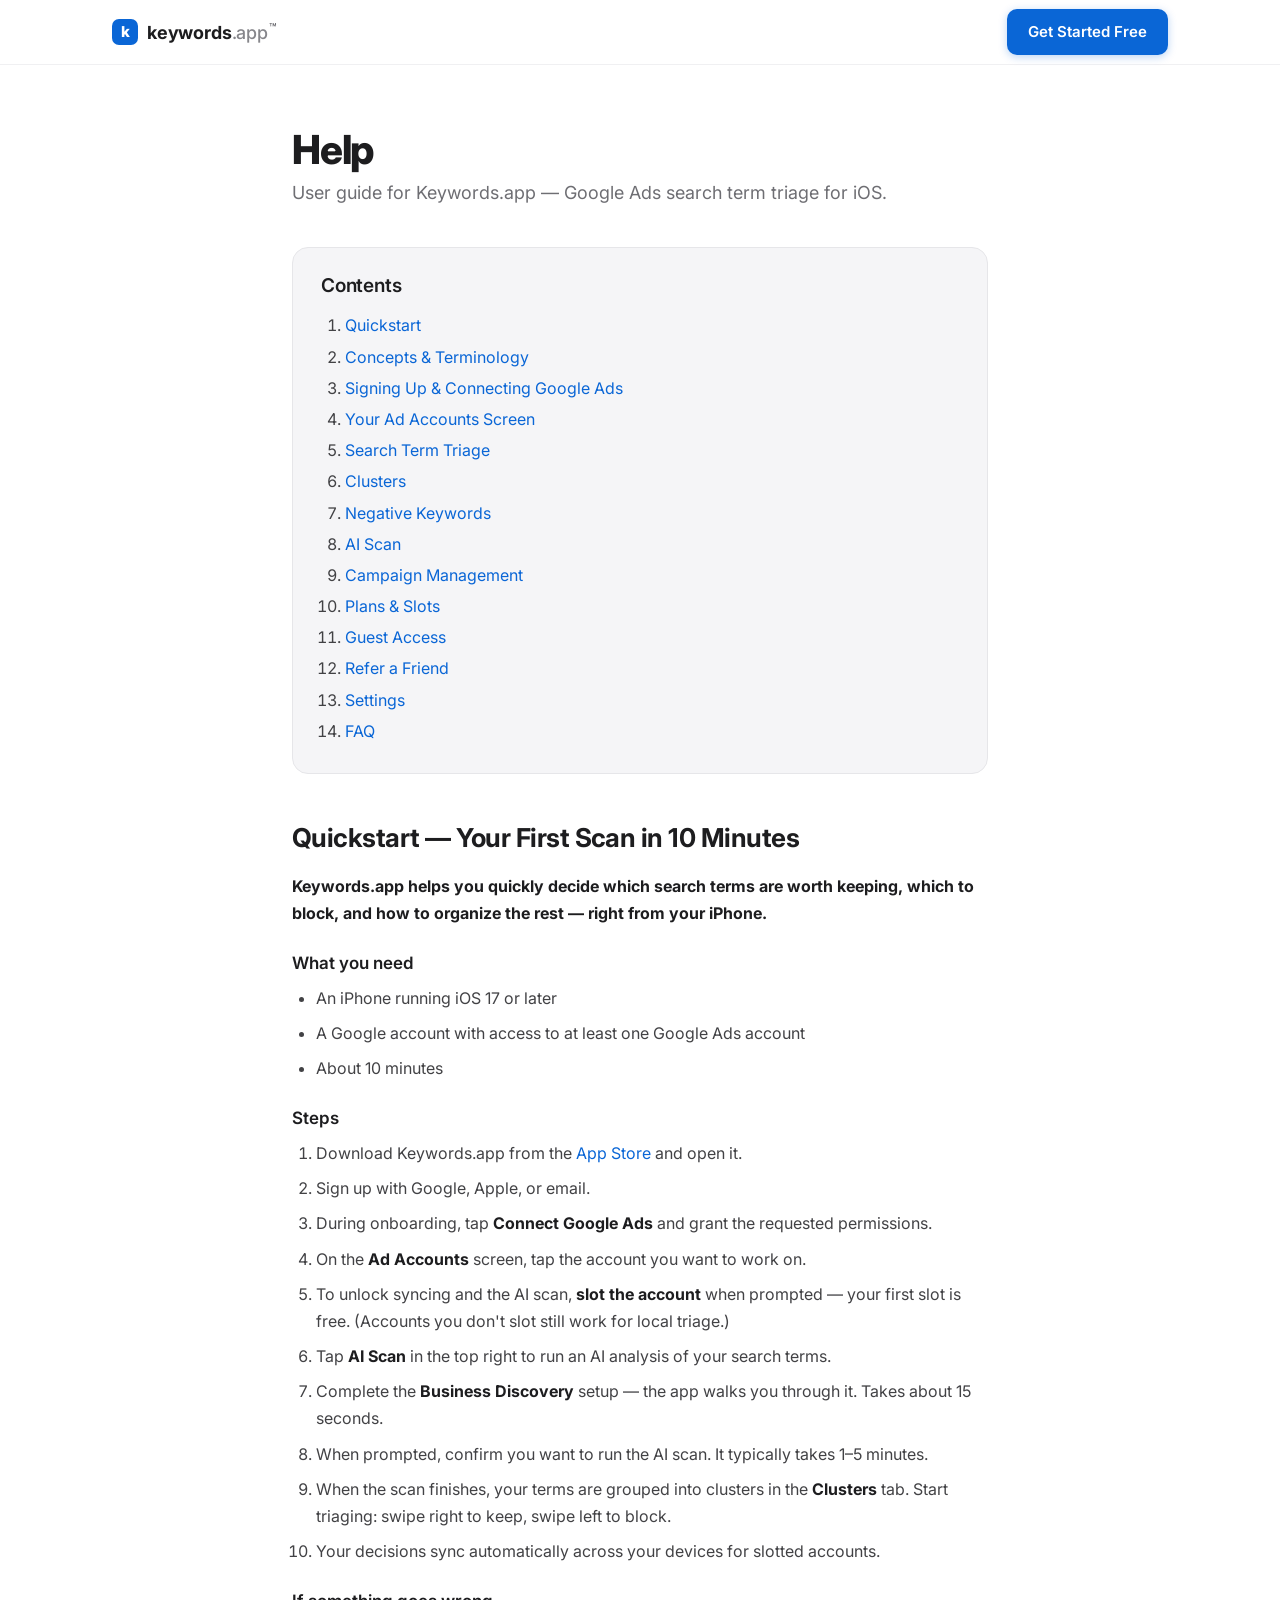
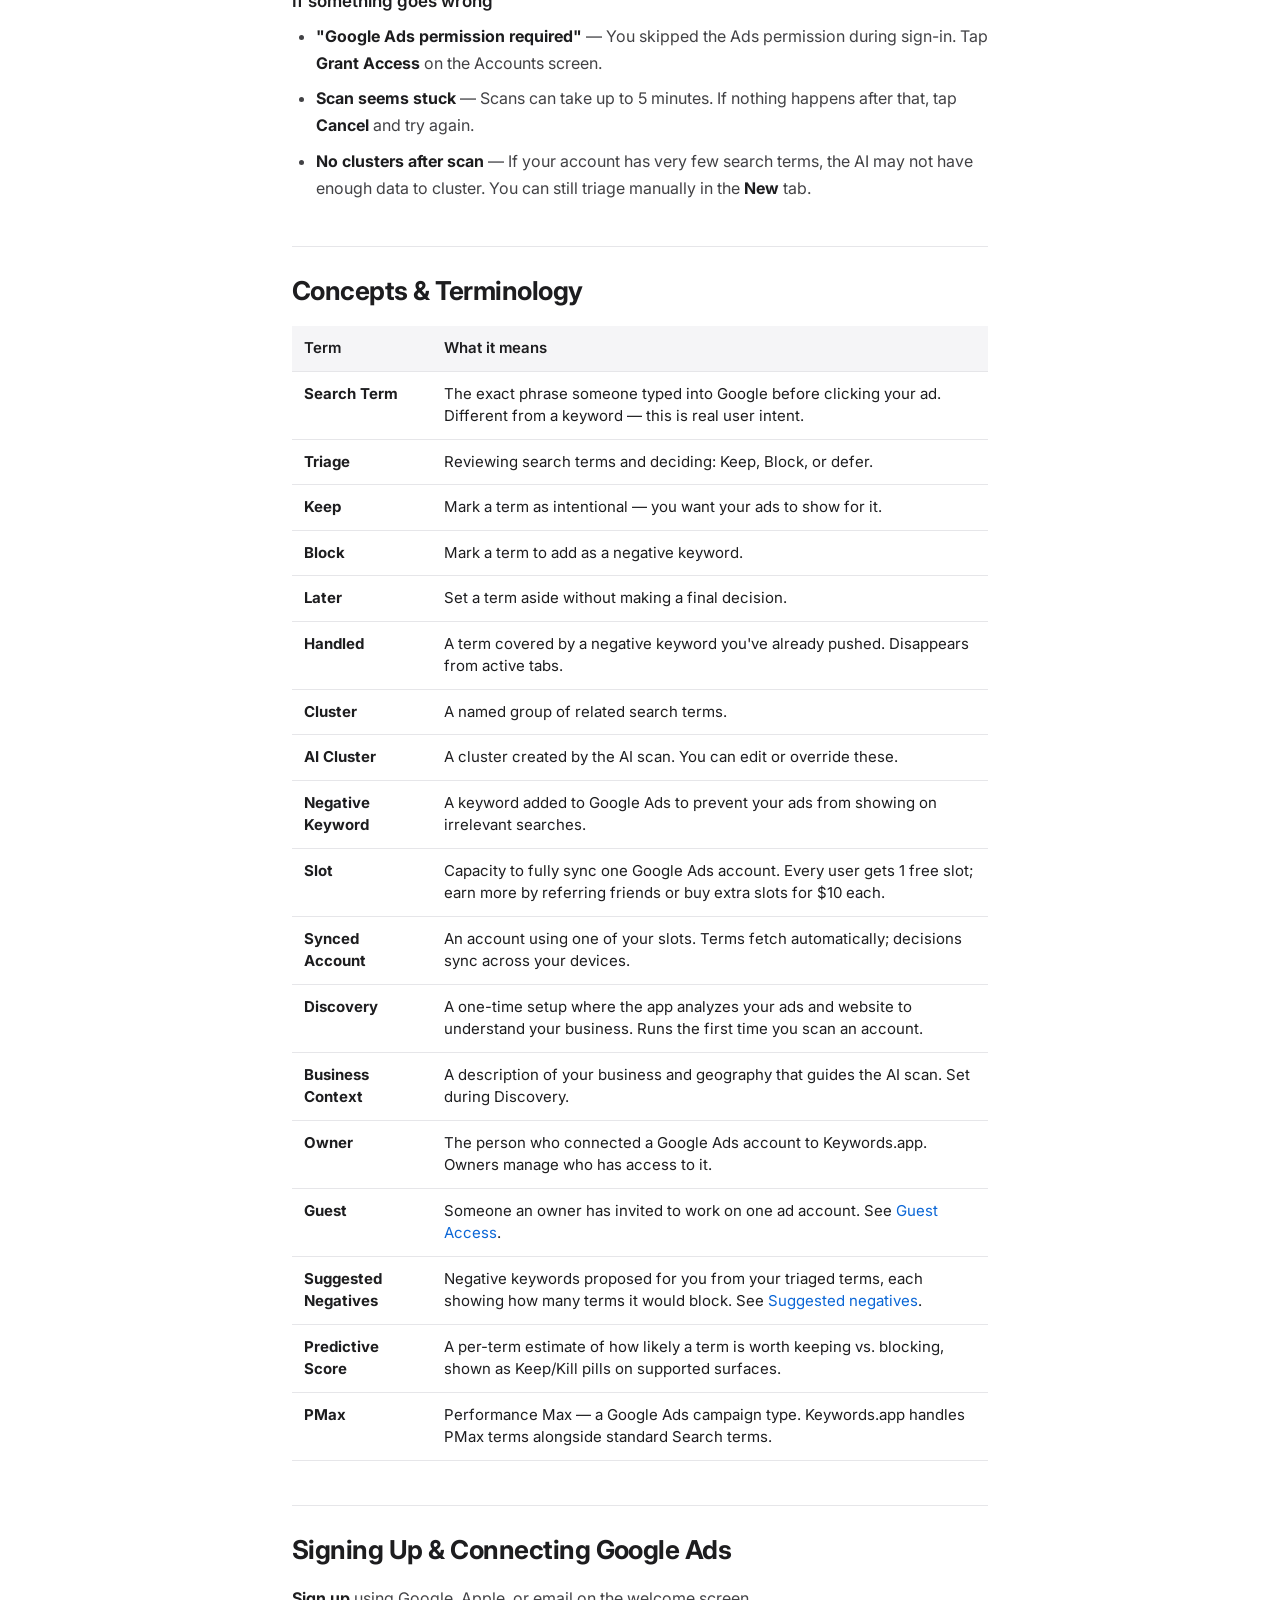
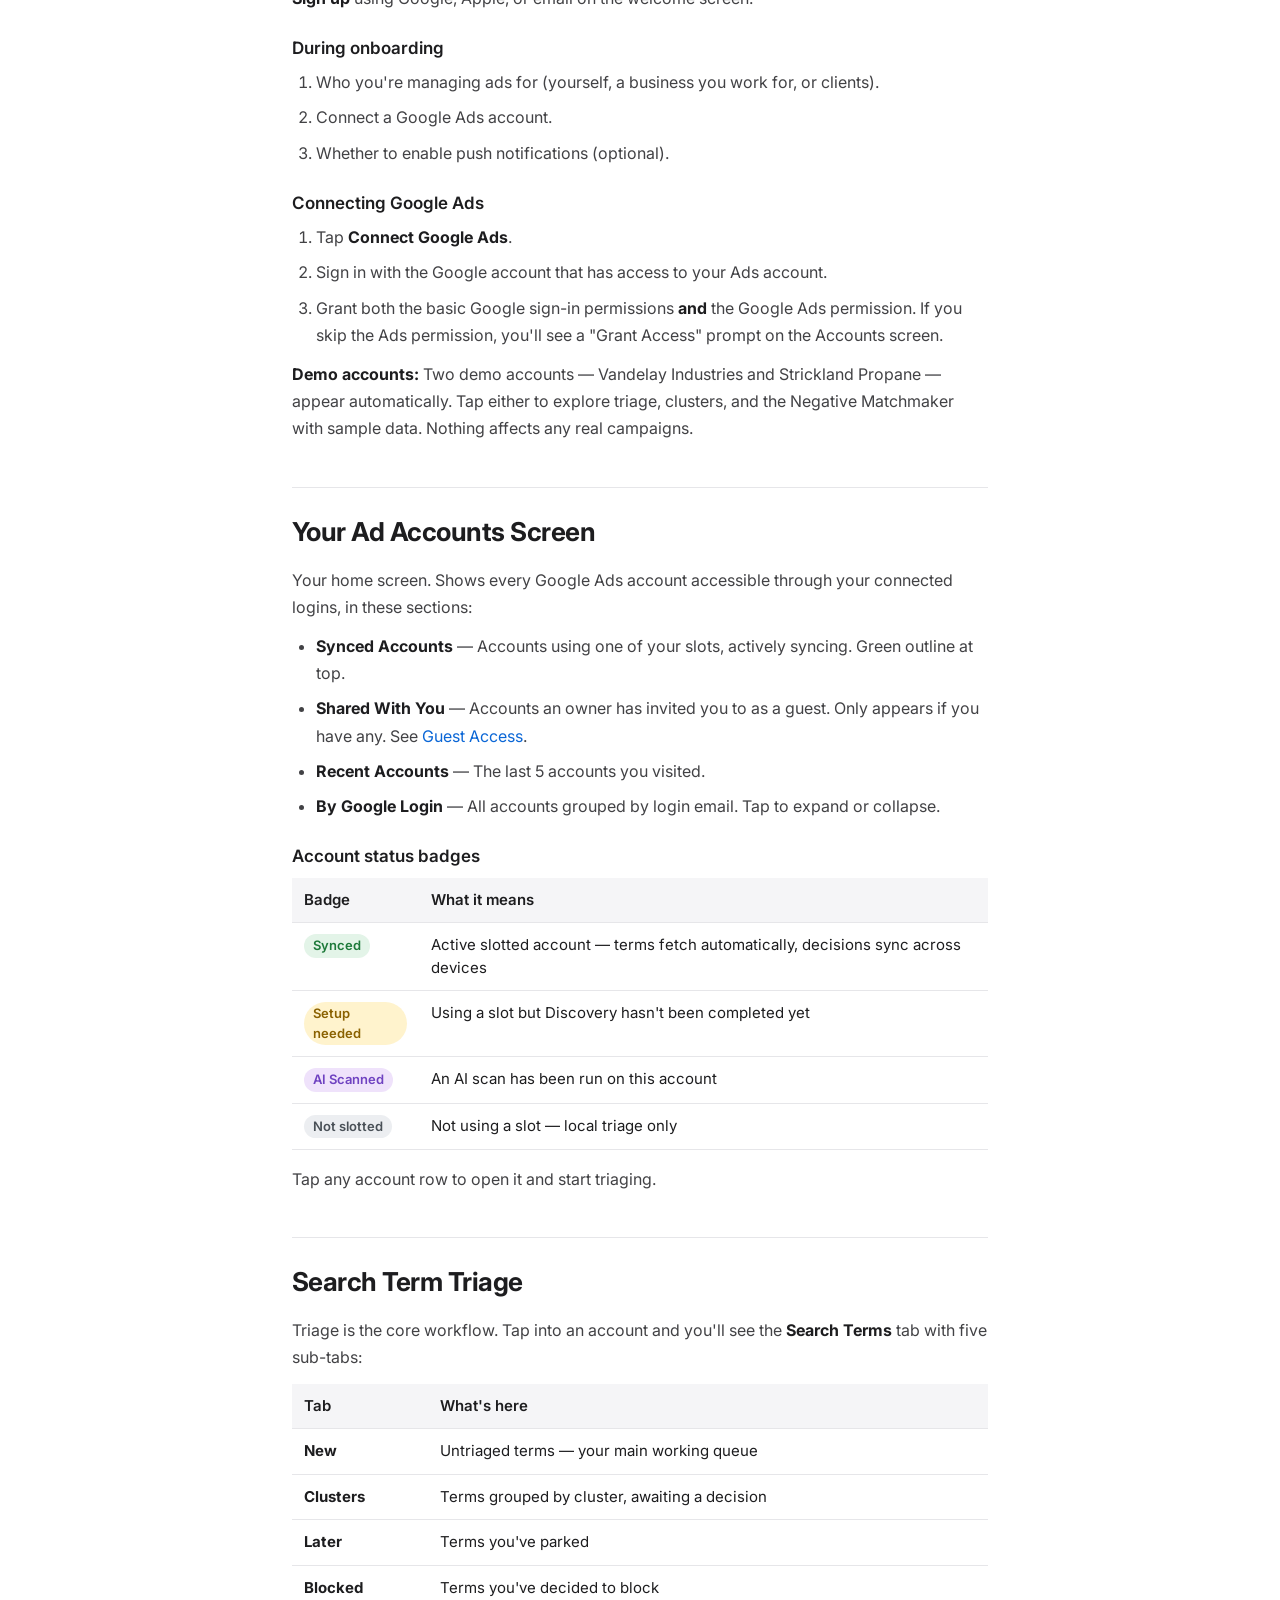
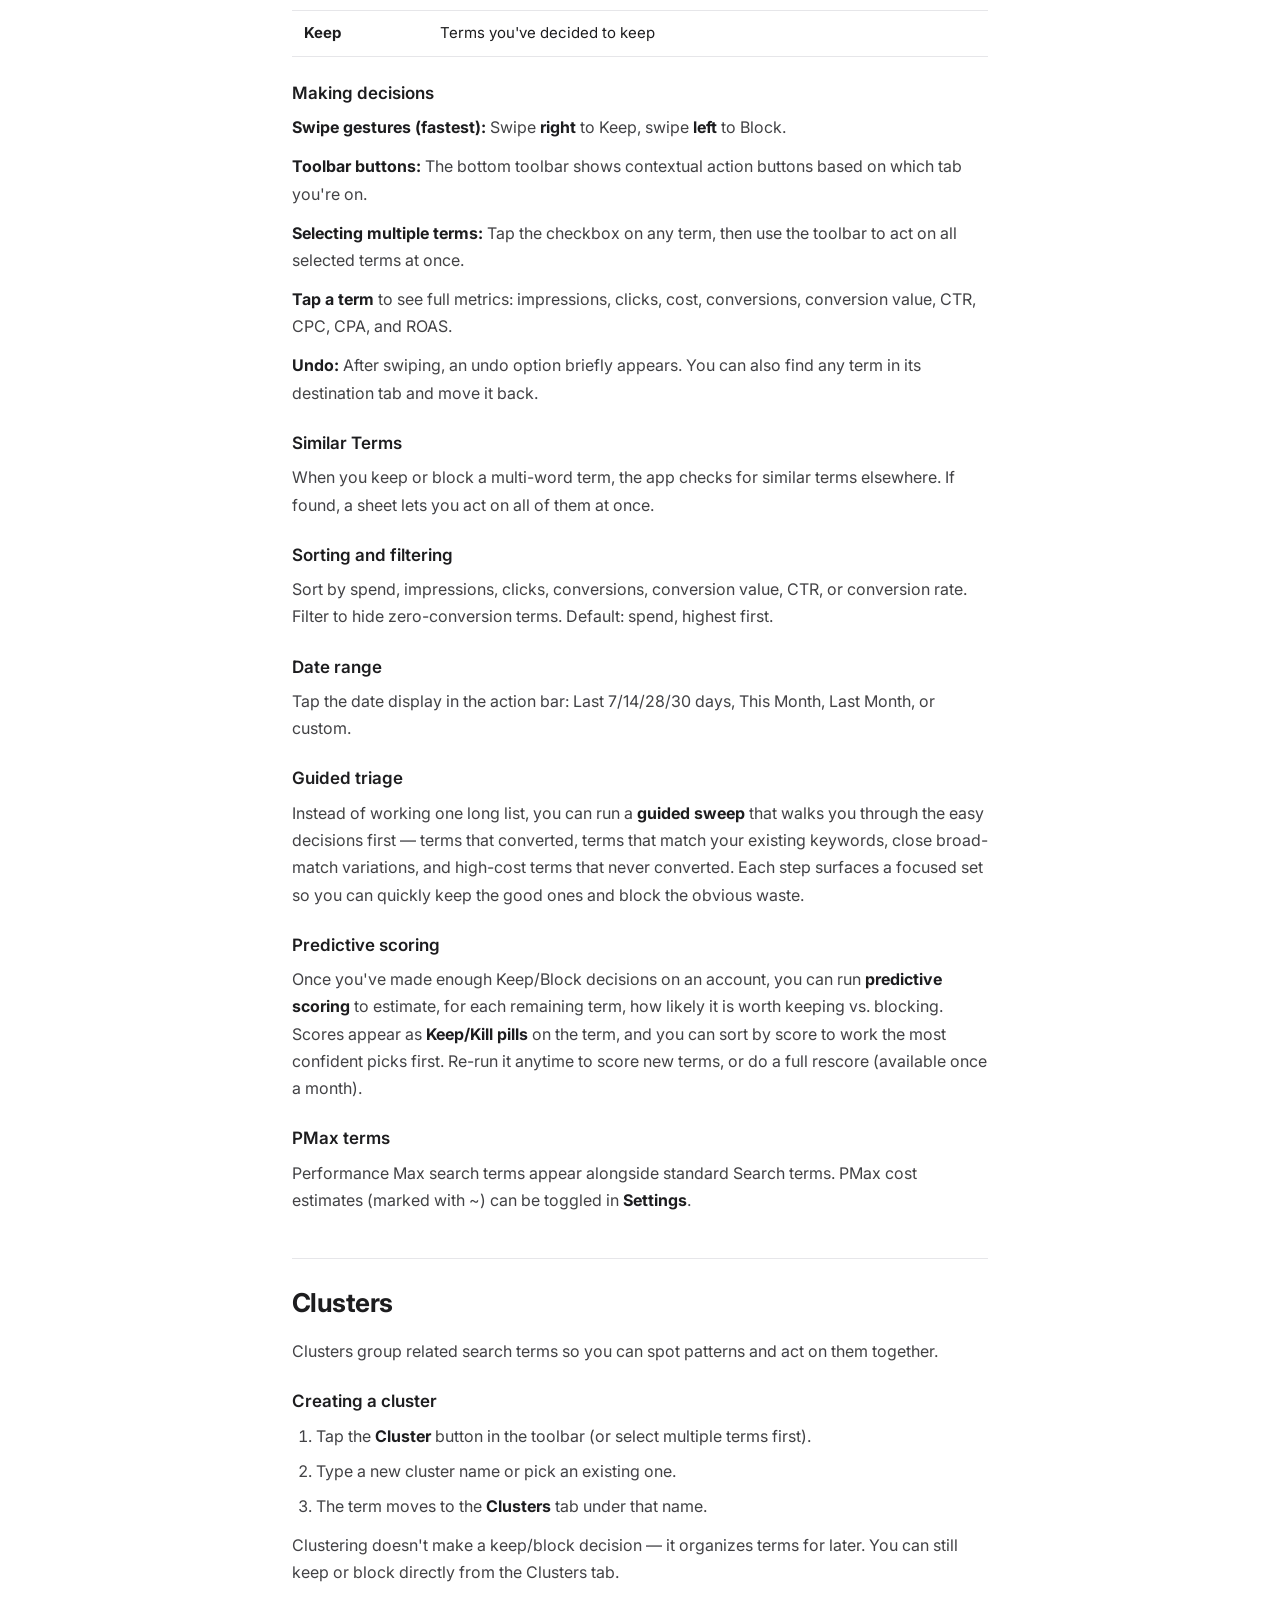
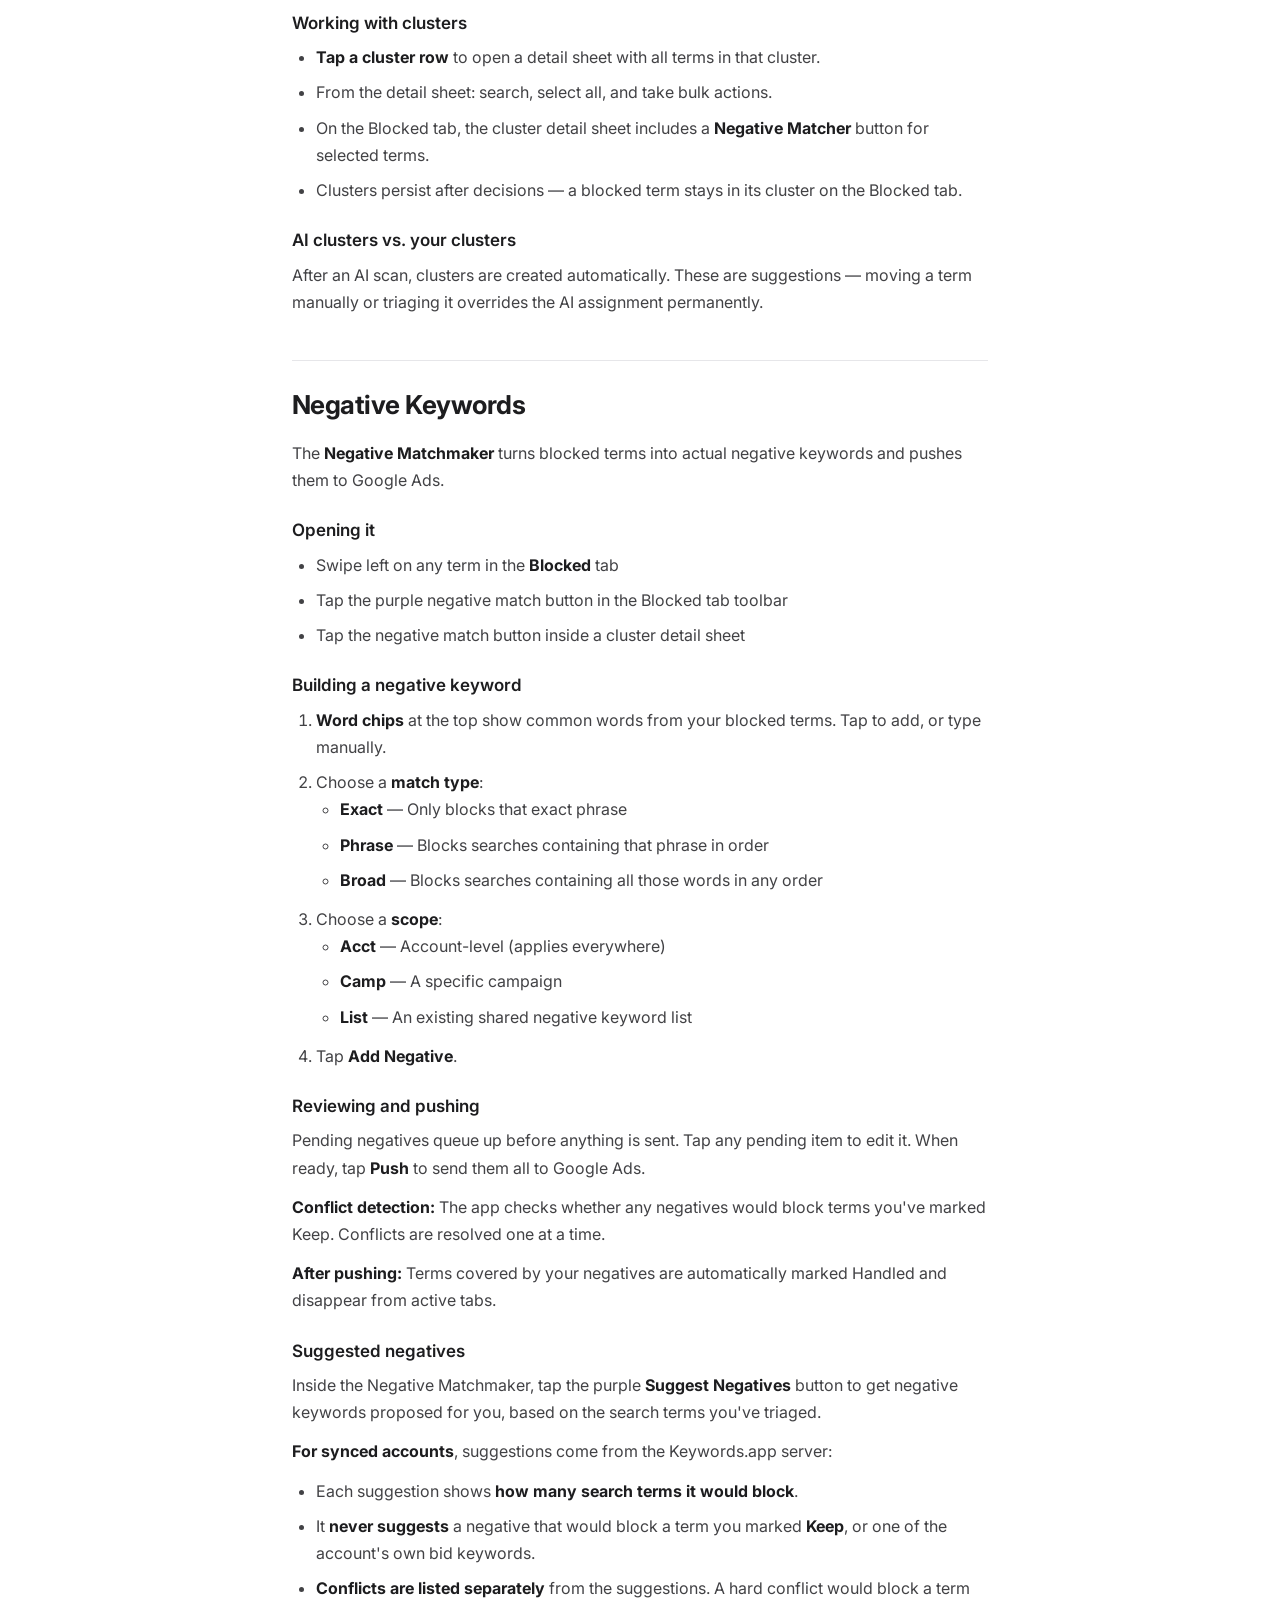
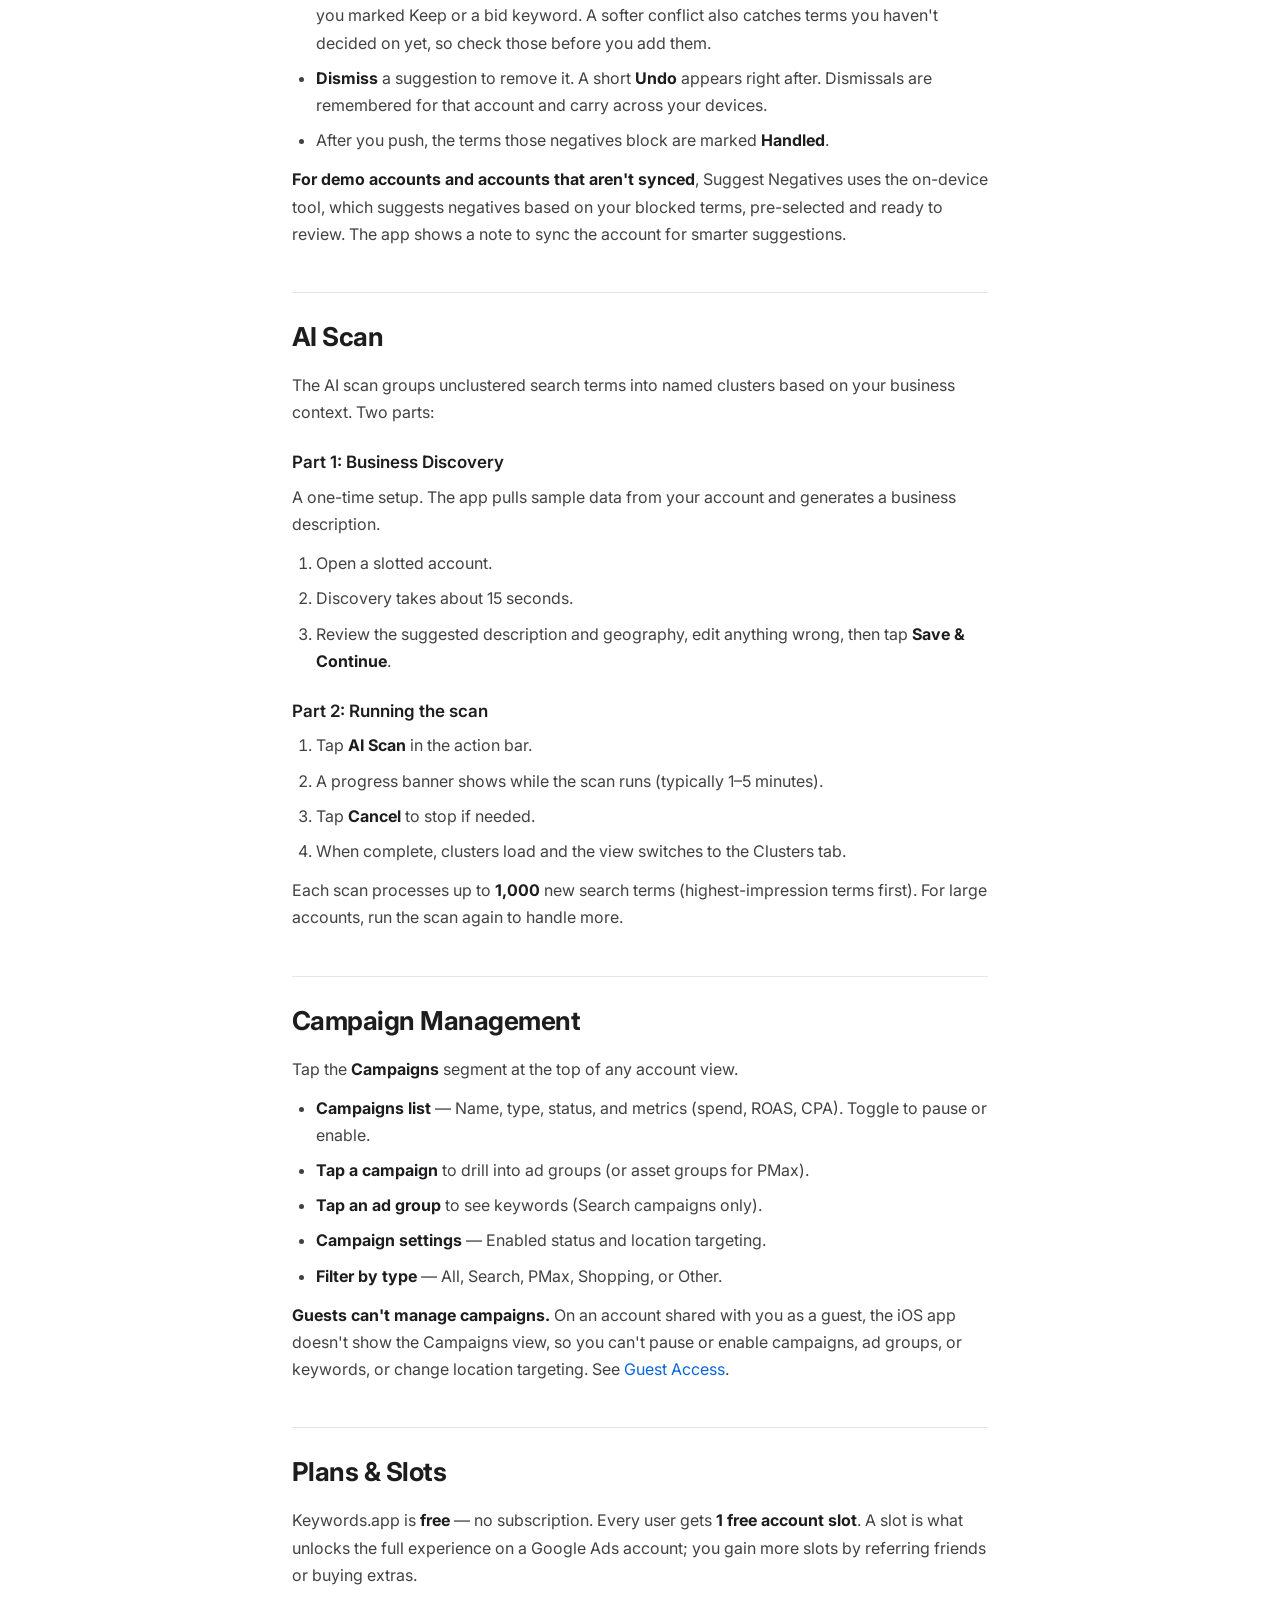
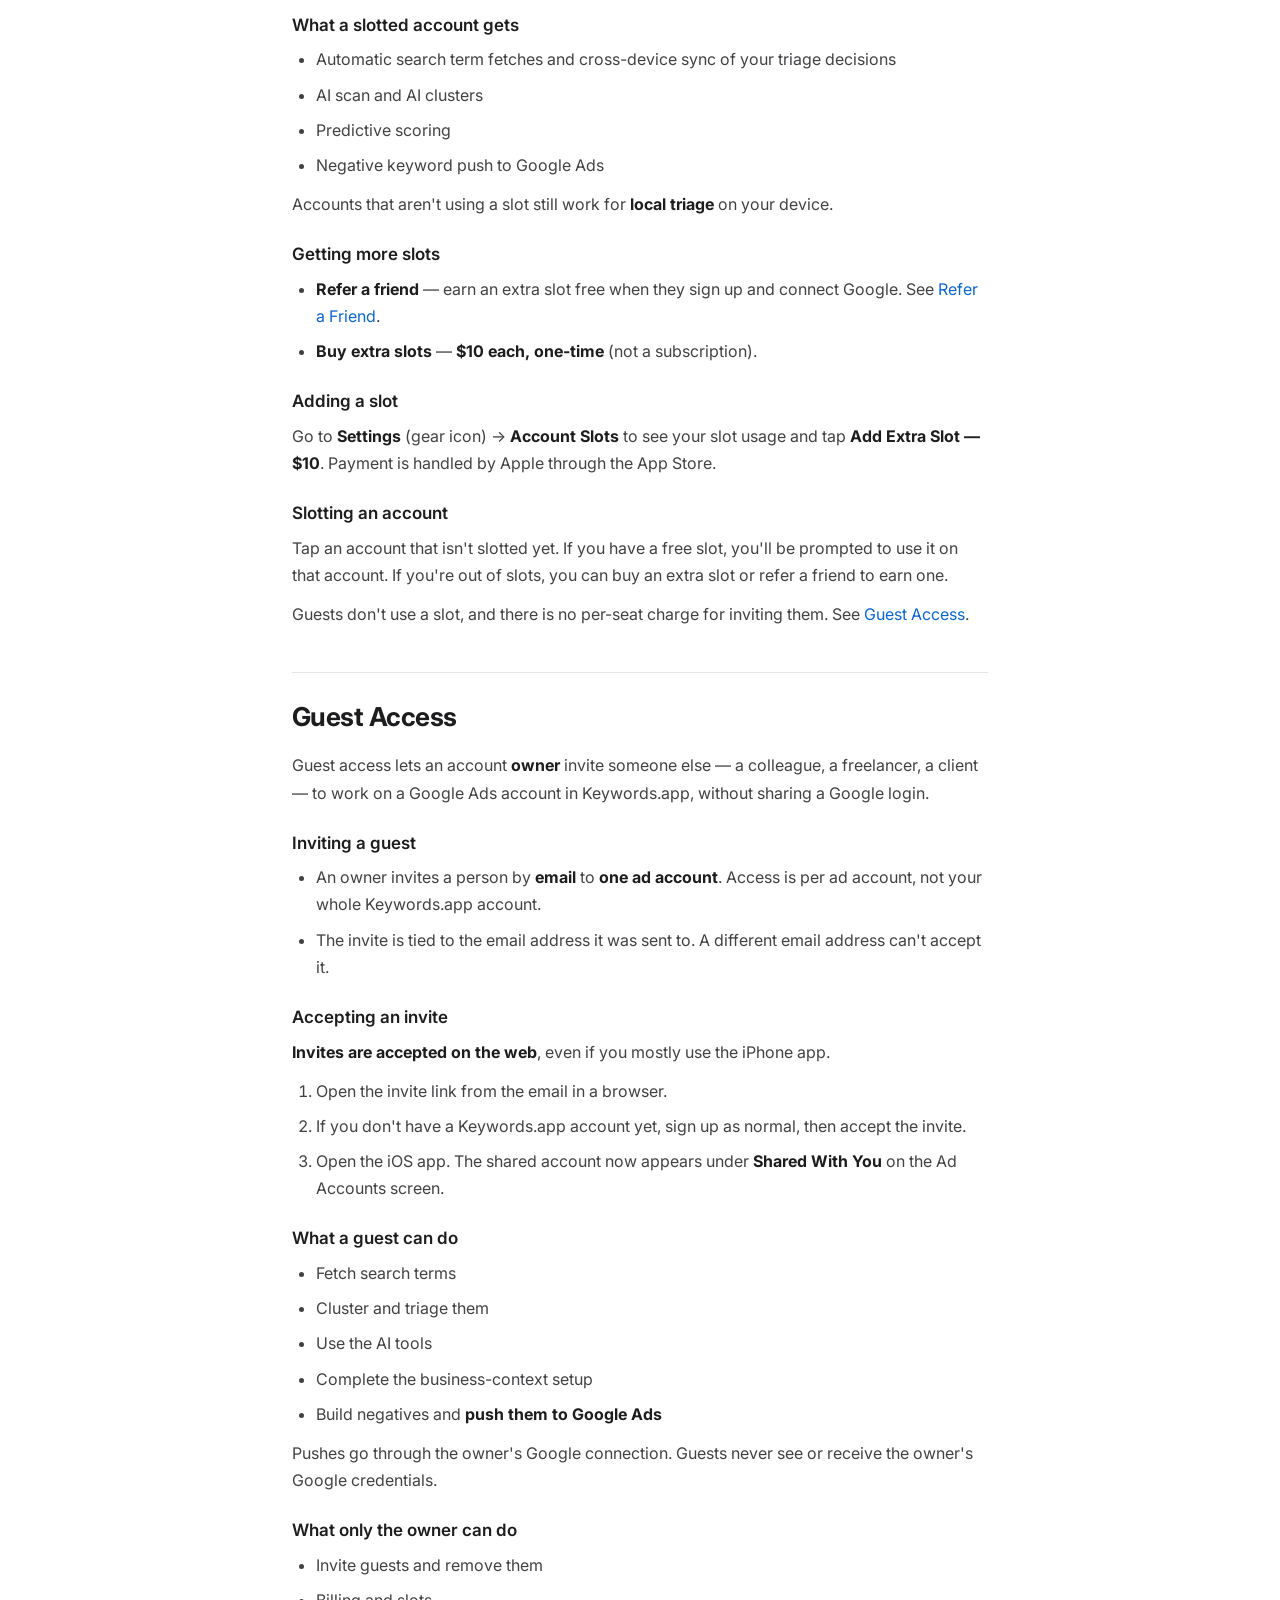
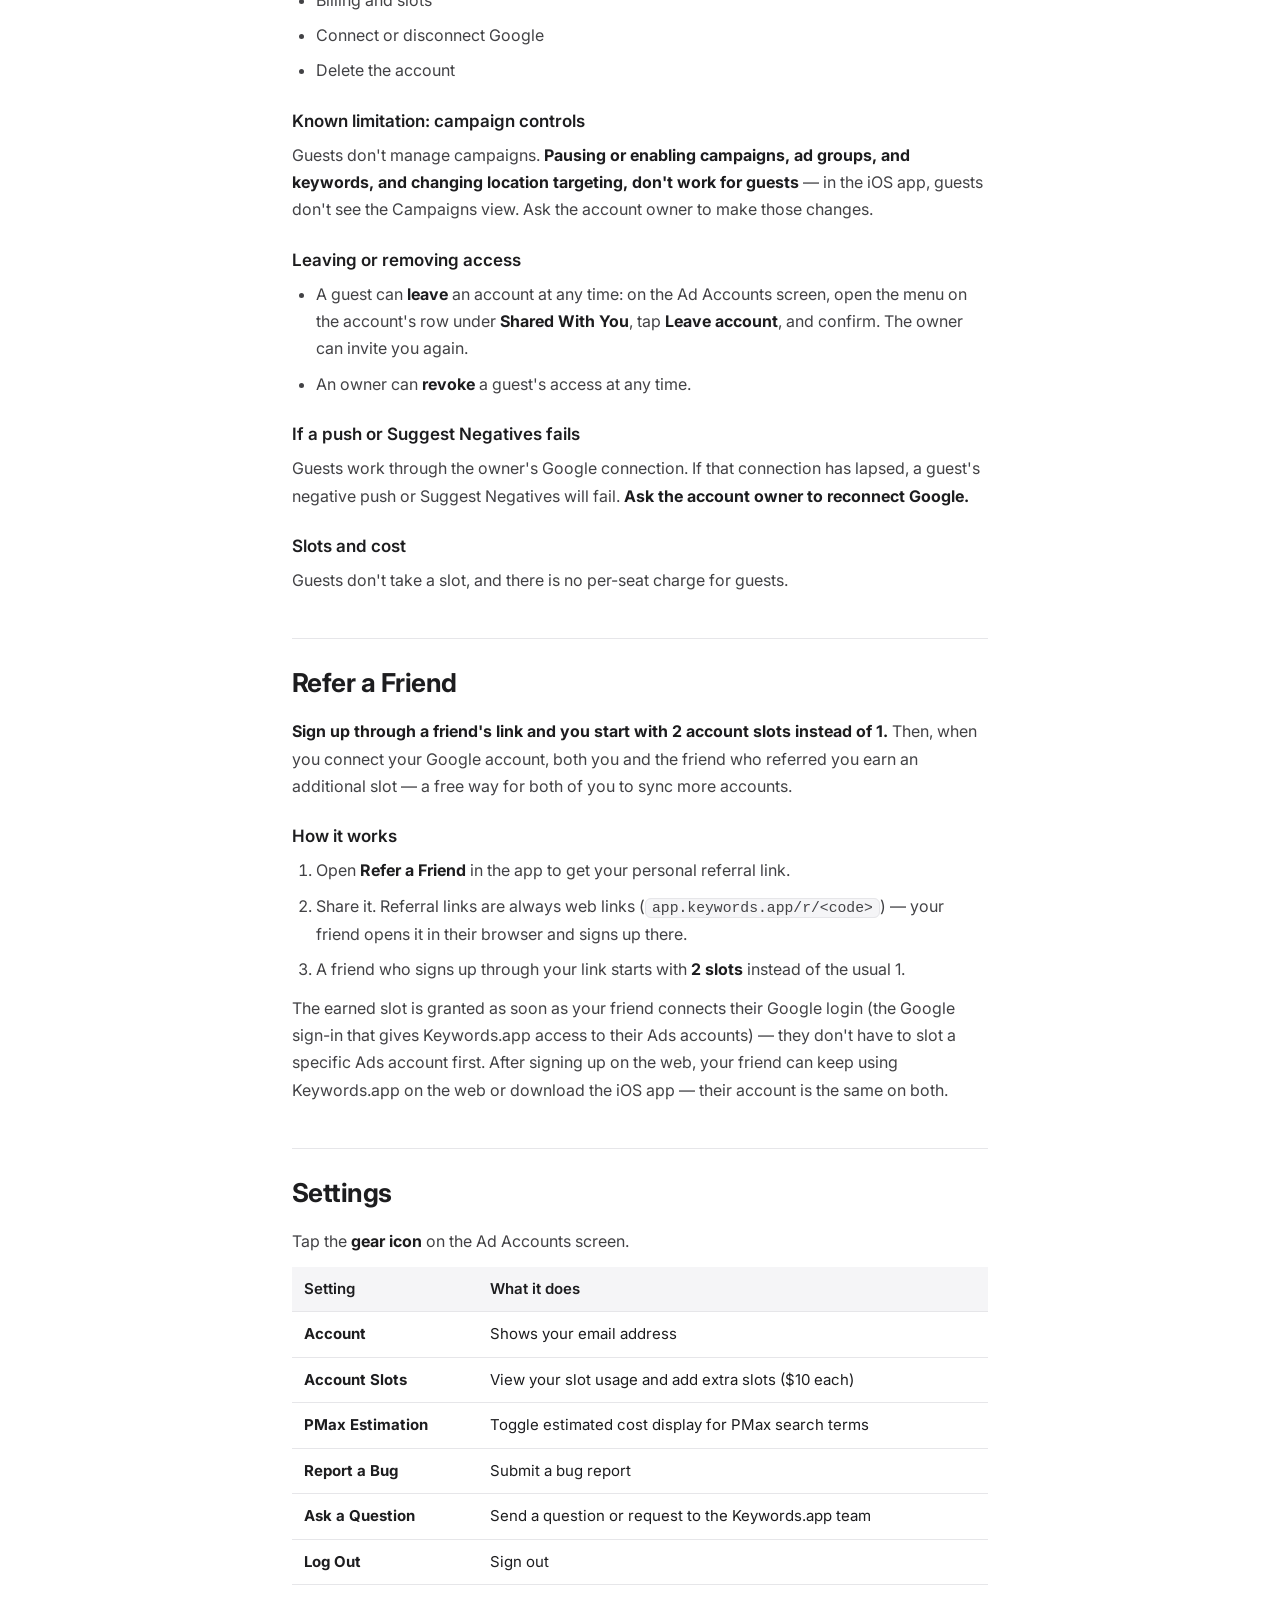
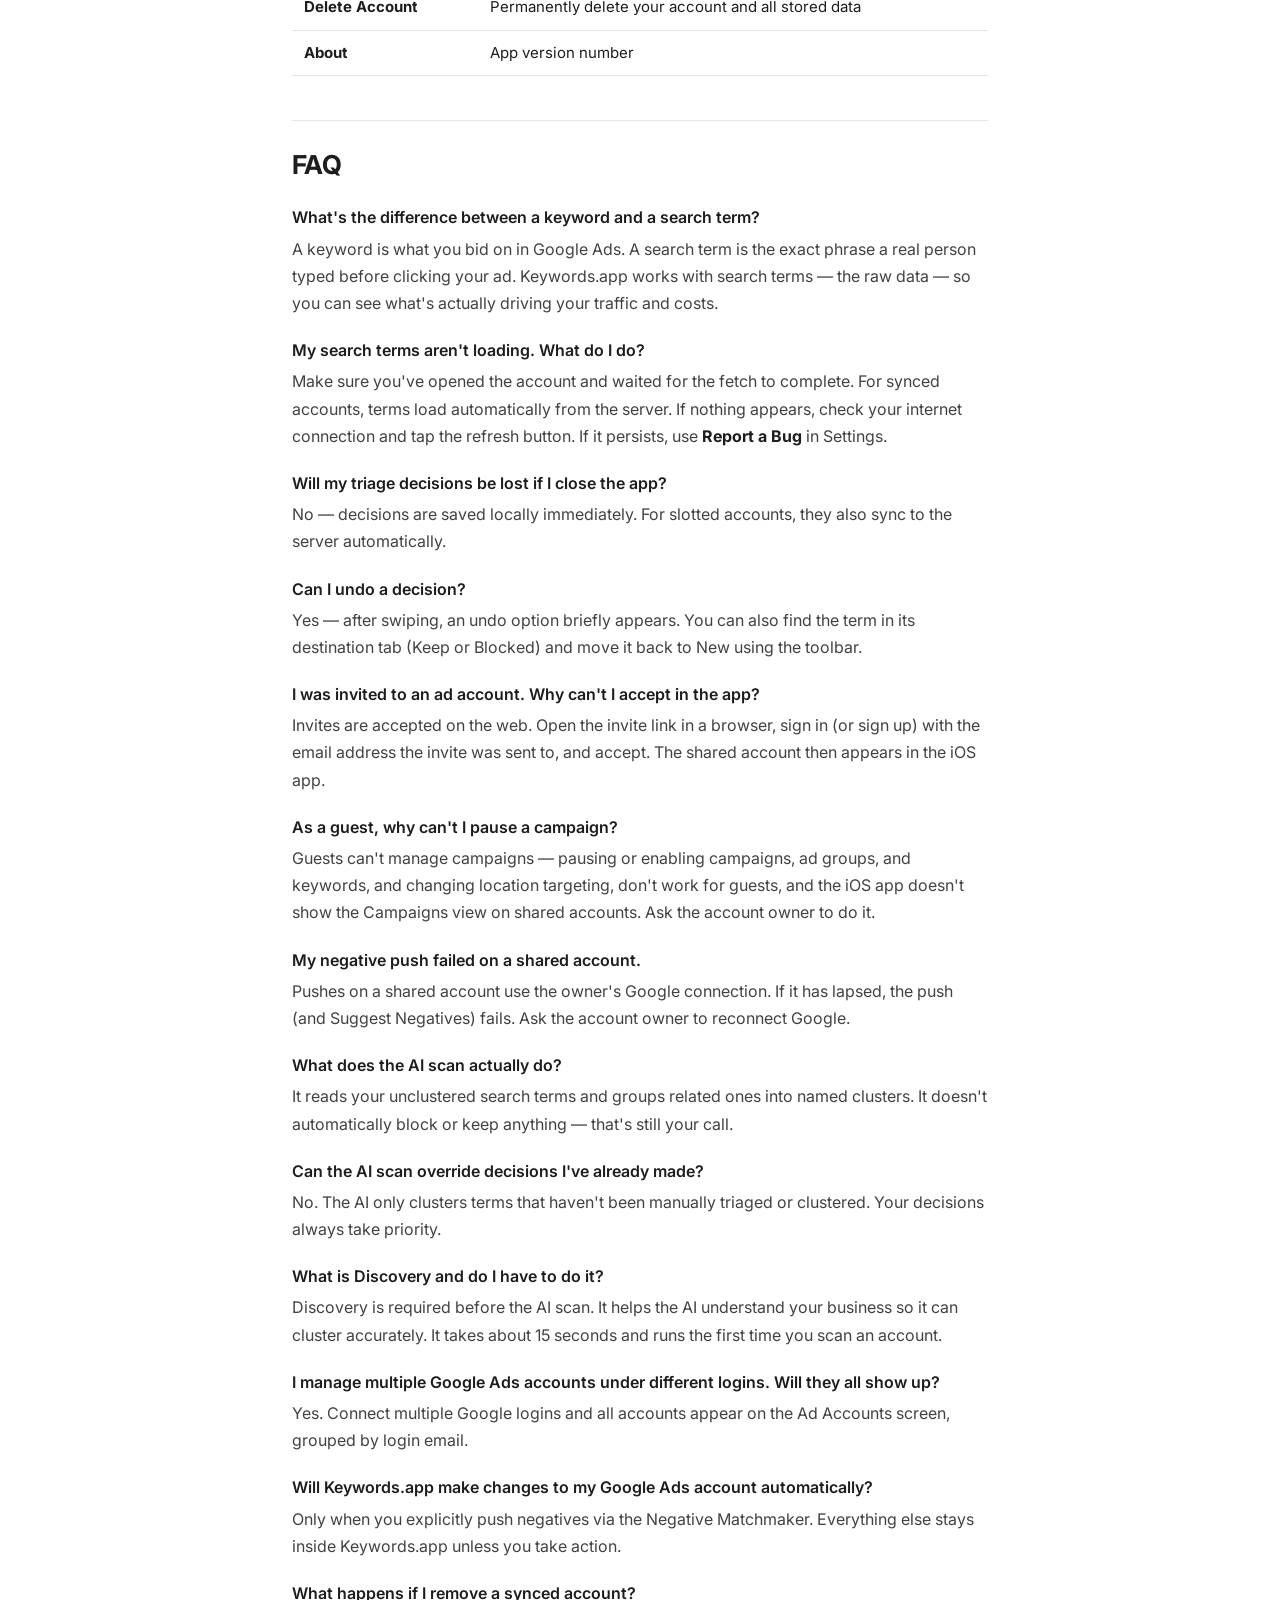
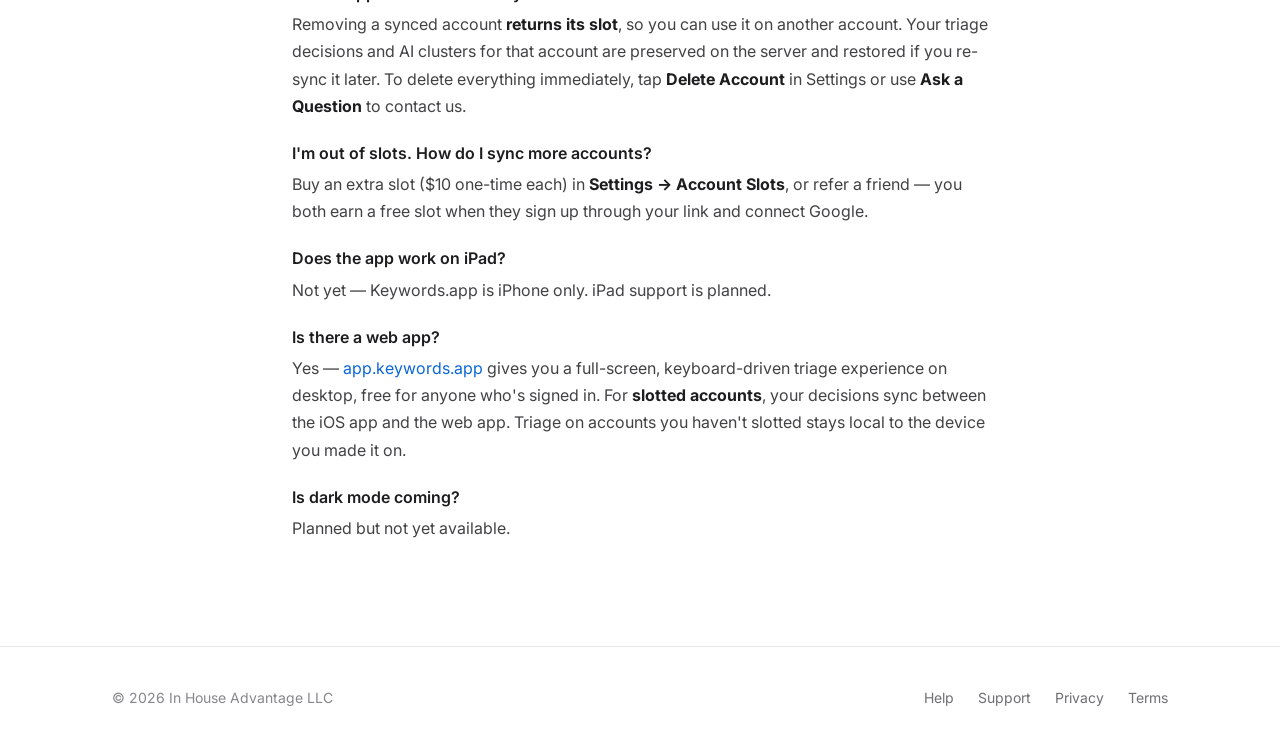
<file: help.html>
<!DOCTYPE html>
<html lang="en">
<head>
<!-- Google Tag Manager -->
<script>(function(w,d,s,l,i){w[l]=w[l]||[];w[l].push({'gtm.start':
new Date().getTime(),event:'gtm.js'});var f=d.getElementsByTagName(s)[0],
j=d.createElement(s),dl=l!='dataLayer'?'&l='+l:'';j.async=true;j.src=
'https://www.googletagmanager.com/gtm.js?id='+i+dl;f.parentNode.insertBefore(j,f);
})(window,document,'script','dataLayer','GTM-MMPGCHP8');</script>
<!-- End Google Tag Manager -->
  <meta charset="UTF-8">
  <meta name="viewport" content="width=device-width, initial-scale=1.0">
  <title>Help — Keywords.app</title>
  <link rel="preconnect" href="https://fonts.googleapis.com">
  <link rel="preconnect" href="https://fonts.gstatic.com" crossorigin>
  <link href="https://fonts.googleapis.com/css2?family=Inter:wght@400;500;600;700;800&display=swap" rel="stylesheet">
  <link rel="stylesheet" href="doc.css">
  <meta name="description" content="User guide and FAQ for Keywords.app — the iOS app for Google Ads search term triage and negative keyword management.">
</head>
<body>
<!-- Google Tag Manager (noscript) -->
<noscript><iframe src="https://www.googletagmanager.com/ns.html?id=GTM-MMPGCHP8"
height="0" width="0" style="display:none;visibility:hidden"></iframe></noscript>
<!-- End Google Tag Manager (noscript) -->

  <header class="site-header">
    <div class="wrap nav">
      <a class="brand" href="/">
        <span class="mark">k</span>
        <span>keywords<span class="tld">.app</span><sup class="tm">™</sup></span>
      </a>
      <nav>
        <a class="btn btn-primary btn-sm" href="https://app.keywords.app/start/signup">Get Started Free</a>
      </nav>
    </div>
  </header>

<main class="divider-h2">
  <div class="container">
    <h1>Help</h1>
    <p class="subtitle">User guide for Keywords.app — Google Ads search term triage for iOS.</p>

    <div class="toc">
      <h3>Contents</h3>
      <ol>
        <li><a href="#quickstart">Quickstart</a></li>
        <li><a href="#concepts">Concepts &amp; Terminology</a></li>
        <li><a href="#signing-up">Signing Up &amp; Connecting Google Ads</a></li>
        <li><a href="#accounts">Your Ad Accounts Screen</a></li>
        <li><a href="#triage">Search Term Triage</a></li>
        <li><a href="#clusters">Clusters</a></li>
        <li><a href="#negatives">Negative Keywords</a></li>
        <li><a href="#ai-scan">AI Scan</a></li>
        <li><a href="#campaigns">Campaign Management</a></li>
        <li><a href="#billing">Plans &amp; Slots</a></li>
        <li><a href="#guest-access">Guest Access</a></li>
        <li><a href="#referral">Refer a Friend</a></li>
        <li><a href="#settings">Settings</a></li>
        <li><a href="#faq">FAQ</a></li>
      </ol>
    </div>

    <!-- QUICKSTART -->
    <h2 id="quickstart">Quickstart — Your First Scan in 10 Minutes</h2>

    <p><strong>Keywords.app helps you quickly decide which search terms are worth keeping, which to block, and how to organize the rest — right from your iPhone.</strong></p>

    <h4>What you need</h4>
    <ul>
      <li>An iPhone running iOS 17 or later</li>
      <li>A Google account with access to at least one Google Ads account</li>
      <li>About 10 minutes</li>
    </ul>

    <h4>Steps</h4>
    <ol>
      <li>Download Keywords.app from the <a href="https://apps.apple.com/pl/app/keywords-app/id6758259105">App Store</a> and open it.</li>
      <li>Sign up with Google, Apple, or email.</li>
      <li>During onboarding, tap <strong>Connect Google Ads</strong> and grant the requested permissions.</li>
      <li>On the <strong>Ad Accounts</strong> screen, tap the account you want to work on.</li>
      <li>To unlock syncing and the AI scan, <strong>slot the account</strong> when prompted — your first slot is free. (Accounts you don't slot still work for local triage.)</li>
      <li>Tap <strong>AI Scan</strong> in the top right to run an AI analysis of your search terms.</li>
      <li>Complete the <strong>Business Discovery</strong> setup — the app walks you through it. Takes about 15 seconds.</li>
      <li>When prompted, confirm you want to run the AI scan. It typically takes 1–5 minutes.</li>
      <li>When the scan finishes, your terms are grouped into clusters in the <strong>Clusters</strong> tab. Start triaging: swipe right to keep, swipe left to block.</li>
      <li>Your decisions sync automatically across your devices for slotted accounts.</li>
    </ol>

    <h4>If something goes wrong</h4>
    <ul>
      <li><strong>"Google Ads permission required"</strong> — You skipped the Ads permission during sign-in. Tap <strong>Grant Access</strong> on the Accounts screen.</li>
      <li><strong>Scan seems stuck</strong> — Scans can take up to 5 minutes. If nothing happens after that, tap <strong>Cancel</strong> and try again.</li>
      <li><strong>No clusters after scan</strong> — If your account has very few search terms, the AI may not have enough data to cluster. You can still triage manually in the <strong>New</strong> tab.</li>
    </ul>

    <!-- CONCEPTS -->
    <h2 id="concepts">Concepts &amp; Terminology</h2>

    <table>
      <tr><th>Term</th><th>What it means</th></tr>
      <tr><td><strong>Search Term</strong></td><td>The exact phrase someone typed into Google before clicking your ad. Different from a keyword — this is real user intent.</td></tr>
      <tr><td><strong>Triage</strong></td><td>Reviewing search terms and deciding: Keep, Block, or defer.</td></tr>
      <tr><td><strong>Keep</strong></td><td>Mark a term as intentional — you want your ads to show for it.</td></tr>
      <tr><td><strong>Block</strong></td><td>Mark a term to add as a negative keyword.</td></tr>
      <tr><td><strong>Later</strong></td><td>Set a term aside without making a final decision.</td></tr>
      <tr><td><strong>Handled</strong></td><td>A term covered by a negative keyword you've already pushed. Disappears from active tabs.</td></tr>
      <tr><td><strong>Cluster</strong></td><td>A named group of related search terms.</td></tr>
      <tr><td><strong>AI Cluster</strong></td><td>A cluster created by the AI scan. You can edit or override these.</td></tr>
      <tr><td><strong>Negative Keyword</strong></td><td>A keyword added to Google Ads to prevent your ads from showing on irrelevant searches.</td></tr>
      <tr><td><strong>Slot</strong></td><td>Capacity to fully sync one Google Ads account. Every user gets 1 free slot; earn more by referring friends or buy extra slots for $10 each.</td></tr>
      <tr><td><strong>Synced Account</strong></td><td>An account using one of your slots. Terms fetch automatically; decisions sync across your devices.</td></tr>
      <tr><td><strong>Discovery</strong></td><td>A one-time setup where the app analyzes your ads and website to understand your business. Runs the first time you scan an account.</td></tr>
      <tr><td><strong>Business Context</strong></td><td>A description of your business and geography that guides the AI scan. Set during Discovery.</td></tr>
      <tr><td><strong>Owner</strong></td><td>The person who connected a Google Ads account to Keywords.app. Owners manage who has access to it.</td></tr>
      <tr><td><strong>Guest</strong></td><td>Someone an owner has invited to work on one ad account. See <a href="#guest-access">Guest Access</a>.</td></tr>
      <tr><td><strong>Suggested Negatives</strong></td><td>Negative keywords proposed for you from your triaged terms, each showing how many terms it would block. See <a href="#suggested-negatives">Suggested negatives</a>.</td></tr>
      <tr><td><strong>Predictive Score</strong></td><td>A per-term estimate of how likely a term is worth keeping vs. blocking, shown as Keep/Kill pills on supported surfaces.</td></tr>
      <tr><td><strong>PMax</strong></td><td>Performance Max — a Google Ads campaign type. Keywords.app handles PMax terms alongside standard Search terms.</td></tr>
    </table>

    <!-- SIGNING UP -->
    <h2 id="signing-up">Signing Up &amp; Connecting Google Ads</h2>

    <p><strong>Sign up</strong> using Google, Apple, or email on the welcome screen.</p>

    <h4>During onboarding</h4>
    <ol>
      <li>Who you're managing ads for (yourself, a business you work for, or clients).</li>
      <li>Connect a Google Ads account.</li>
      <li>Whether to enable push notifications (optional).</li>
    </ol>

    <h4>Connecting Google Ads</h4>
    <ol>
      <li>Tap <strong>Connect Google Ads</strong>.</li>
      <li>Sign in with the Google account that has access to your Ads account.</li>
      <li>Grant both the basic Google sign-in permissions <strong>and</strong> the Google Ads permission. If you skip the Ads permission, you'll see a "Grant Access" prompt on the Accounts screen.</li>
    </ol>

    <p><strong>Demo accounts:</strong> Two demo accounts — Vandelay Industries and Strickland Propane — appear automatically. Tap either to explore triage, clusters, and the Negative Matchmaker with sample data. Nothing affects any real campaigns.</p>

    <!-- ACCOUNTS -->
    <h2 id="accounts">Your Ad Accounts Screen</h2>

    <p>Your home screen. Shows every Google Ads account accessible through your connected logins, in these sections:</p>

    <ul>
      <li><strong>Synced Accounts</strong> — Accounts using one of your slots, actively syncing. Green outline at top.</li>
      <li><strong>Shared With You</strong> — Accounts an owner has invited you to as a guest. Only appears if you have any. See <a href="#guest-access">Guest Access</a>.</li>
      <li><strong>Recent Accounts</strong> — The last 5 accounts you visited.</li>
      <li><strong>By Google Login</strong> — All accounts grouped by login email. Tap to expand or collapse.</li>
    </ul>

    <h4>Account status badges</h4>
    <table>
      <tr><th>Badge</th><th>What it means</th></tr>
      <tr><td><span class="badge badge-green">Synced</span></td><td>Active slotted account — terms fetch automatically, decisions sync across devices</td></tr>
      <tr><td><span class="badge badge-orange">Setup needed</span></td><td>Using a slot but Discovery hasn't been completed yet</td></tr>
      <tr><td><span class="badge badge-purple">AI Scanned</span></td><td>An AI scan has been run on this account</td></tr>
      <tr><td><span class="badge badge-grey">Not slotted</span></td><td>Not using a slot — local triage only</td></tr>
    </table>

    <p>Tap any account row to open it and start triaging.</p>

    <!-- TRIAGE -->
    <h2 id="triage">Search Term Triage</h2>

    <p>Triage is the core workflow. Tap into an account and you'll see the <strong>Search Terms</strong> tab with five sub-tabs:</p>

    <table>
      <tr><th>Tab</th><th>What's here</th></tr>
      <tr><td><strong>New</strong></td><td>Untriaged terms — your main working queue</td></tr>
      <tr><td><strong>Clusters</strong></td><td>Terms grouped by cluster, awaiting a decision</td></tr>
      <tr><td><strong>Later</strong></td><td>Terms you've parked</td></tr>
      <tr><td><strong>Blocked</strong></td><td>Terms you've decided to block</td></tr>
      <tr><td><strong>Keep</strong></td><td>Terms you've decided to keep</td></tr>
    </table>

    <h4>Making decisions</h4>
    <p><strong>Swipe gestures (fastest):</strong> Swipe <strong>right</strong> to Keep, swipe <strong>left</strong> to Block.</p>
    <p><strong>Toolbar buttons:</strong> The bottom toolbar shows contextual action buttons based on which tab you're on.</p>
    <p><strong>Selecting multiple terms:</strong> Tap the checkbox on any term, then use the toolbar to act on all selected terms at once.</p>
    <p><strong>Tap a term</strong> to see full metrics: impressions, clicks, cost, conversions, conversion value, CTR, CPC, CPA, and ROAS.</p>
    <p><strong>Undo:</strong> After swiping, an undo option briefly appears. You can also find any term in its destination tab and move it back.</p>

    <h4>Similar Terms</h4>
    <p>When you keep or block a multi-word term, the app checks for similar terms elsewhere. If found, a sheet lets you act on all of them at once.</p>

    <h4>Sorting and filtering</h4>
    <p>Sort by spend, impressions, clicks, conversions, conversion value, CTR, or conversion rate. Filter to hide zero-conversion terms. Default: spend, highest first.</p>

    <h4>Date range</h4>
    <p>Tap the date display in the action bar: Last 7/14/28/30 days, This Month, Last Month, or custom.</p>

    <h4>Guided triage</h4>
    <p>Instead of working one long list, you can run a <strong>guided sweep</strong> that walks you through the easy decisions first — terms that converted, terms that match your existing keywords, close broad-match variations, and high-cost terms that never converted. Each step surfaces a focused set so you can quickly keep the good ones and block the obvious waste.</p>

    <h4>Predictive scoring</h4>
    <p>Once you've made enough Keep/Block decisions on an account, you can run <strong>predictive scoring</strong> to estimate, for each remaining term, how likely it is worth keeping vs. blocking. Scores appear as <strong>Keep/Kill pills</strong> on the term, and you can sort by score to work the most confident picks first. Re-run it anytime to score new terms, or do a full rescore (available once a month).</p>

    <h4>PMax terms</h4>
    <p>Performance Max search terms appear alongside standard Search terms. PMax cost estimates (marked with ~) can be toggled in <strong>Settings</strong>.</p>

    <!-- CLUSTERS -->
    <h2 id="clusters">Clusters</h2>

    <p>Clusters group related search terms so you can spot patterns and act on them together.</p>

    <h4>Creating a cluster</h4>
    <ol>
      <li>Tap the <strong>Cluster</strong> button in the toolbar (or select multiple terms first).</li>
      <li>Type a new cluster name or pick an existing one.</li>
      <li>The term moves to the <strong>Clusters</strong> tab under that name.</li>
    </ol>

    <p>Clustering doesn't make a keep/block decision — it organizes terms for later. You can still keep or block directly from the Clusters tab.</p>

    <h4>Working with clusters</h4>
    <ul>
      <li><strong>Tap a cluster row</strong> to open a detail sheet with all terms in that cluster.</li>
      <li>From the detail sheet: search, select all, and take bulk actions.</li>
      <li>On the Blocked tab, the cluster detail sheet includes a <strong>Negative Matcher</strong> button for selected terms.</li>
      <li>Clusters persist after decisions — a blocked term stays in its cluster on the Blocked tab.</li>
    </ul>

    <h4>AI clusters vs. your clusters</h4>
    <p>After an AI scan, clusters are created automatically. These are suggestions — moving a term manually or triaging it overrides the AI assignment permanently.</p>

    <!-- NEGATIVES -->
    <h2 id="negatives">Negative Keywords</h2>

    <p>The <strong>Negative Matchmaker</strong> turns blocked terms into actual negative keywords and pushes them to Google Ads.</p>

    <h4>Opening it</h4>
    <ul>
      <li>Swipe left on any term in the <strong>Blocked</strong> tab</li>
      <li>Tap the purple negative match button in the Blocked tab toolbar</li>
      <li>Tap the negative match button inside a cluster detail sheet</li>
    </ul>

    <h4>Building a negative keyword</h4>
    <ol>
      <li><strong>Word chips</strong> at the top show common words from your blocked terms. Tap to add, or type manually.</li>
      <li>Choose a <strong>match type</strong>:
        <ul>
          <li><strong>Exact</strong> — Only blocks that exact phrase</li>
          <li><strong>Phrase</strong> — Blocks searches containing that phrase in order</li>
          <li><strong>Broad</strong> — Blocks searches containing all those words in any order</li>
        </ul>
      </li>
      <li>Choose a <strong>scope</strong>:
        <ul>
          <li><strong>Acct</strong> — Account-level (applies everywhere)</li>
          <li><strong>Camp</strong> — A specific campaign</li>
          <li><strong>List</strong> — An existing shared negative keyword list</li>
        </ul>
      </li>
      <li>Tap <strong>Add Negative</strong>.</li>
    </ol>

    <h4>Reviewing and pushing</h4>
    <p>Pending negatives queue up before anything is sent. Tap any pending item to edit it. When ready, tap <strong>Push</strong> to send them all to Google Ads.</p>
    <p><strong>Conflict detection:</strong> The app checks whether any negatives would block terms you've marked Keep. Conflicts are resolved one at a time.</p>
    <p><strong>After pushing:</strong> Terms covered by your negatives are automatically marked Handled and disappear from active tabs.</p>

    <h4 id="suggested-negatives">Suggested negatives</h4>
    <p>Inside the Negative Matchmaker, tap the purple <strong>Suggest Negatives</strong> button to get negative keywords proposed for you, based on the search terms you've triaged.</p>

    <p><strong>For synced accounts</strong>, suggestions come from the Keywords.app server:</p>
    <ul>
      <li>Each suggestion shows <strong>how many search terms it would block</strong>.</li>
      <li>It <strong>never suggests</strong> a negative that would block a term you marked <strong>Keep</strong>, or one of the account's own bid keywords.</li>
      <li><strong>Conflicts are listed separately</strong> from the suggestions. A hard conflict would block a term you marked Keep or a bid keyword. A softer conflict also catches terms you haven't decided on yet, so check those before you add them.</li>
      <li><strong>Dismiss</strong> a suggestion to remove it. A short <strong>Undo</strong> appears right after. Dismissals are remembered for that account and carry across your devices.</li>
      <li>After you push, the terms those negatives block are marked <strong>Handled</strong>.</li>
    </ul>

    <p><strong>For demo accounts and accounts that aren't synced</strong>, Suggest Negatives uses the on-device tool, which suggests negatives based on your blocked terms, pre-selected and ready to review. The app shows a note to sync the account for smarter suggestions.</p>

    <!-- AI SCAN -->
    <h2 id="ai-scan">AI Scan</h2>

    <p>The AI scan groups unclustered search terms into named clusters based on your business context. Two parts:</p>

    <h4>Part 1: Business Discovery</h4>
    <p>A one-time setup. The app pulls sample data from your account and generates a business description.</p>
    <ol>
      <li>Open a slotted account.</li>
      <li>Discovery takes about 15 seconds.</li>
      <li>Review the suggested description and geography, edit anything wrong, then tap <strong>Save &amp; Continue</strong>.</li>
    </ol>

    <h4>Part 2: Running the scan</h4>
    <ol>
      <li>Tap <strong>AI Scan</strong> in the action bar.</li>
      <li>A progress banner shows while the scan runs (typically 1–5 minutes).</li>
      <li>Tap <strong>Cancel</strong> to stop if needed.</li>
      <li>When complete, clusters load and the view switches to the Clusters tab.</li>
    </ol>
    <p>Each scan processes up to <strong>1,000</strong> new search terms (highest-impression terms first). For large accounts, run the scan again to handle more.</p>

    <!-- CAMPAIGNS -->
    <h2 id="campaigns">Campaign Management</h2>

    <p>Tap the <strong>Campaigns</strong> segment at the top of any account view.</p>

    <ul>
      <li><strong>Campaigns list</strong> — Name, type, status, and metrics (spend, ROAS, CPA). Toggle to pause or enable.</li>
      <li><strong>Tap a campaign</strong> to drill into ad groups (or asset groups for PMax).</li>
      <li><strong>Tap an ad group</strong> to see keywords (Search campaigns only).</li>
      <li><strong>Campaign settings</strong> — Enabled status and location targeting.</li>
      <li><strong>Filter by type</strong> — All, Search, PMax, Shopping, or Other.</li>
    </ul>

    <p><strong>Guests can't manage campaigns.</strong> On an account shared with you as a guest, the iOS app doesn't show the Campaigns view, so you can't pause or enable campaigns, ad groups, or keywords, or change location targeting. See <a href="#guest-access">Guest Access</a>.</p>

    <!-- BILLING -->
    <h2 id="billing">Plans &amp; Slots</h2>

    <p>Keywords.app is <strong>free</strong> — no subscription. Every user gets <strong>1 free account slot</strong>. A slot is what unlocks the full experience on a Google Ads account; you gain more slots by referring friends or buying extras.</p>

    <h4>What a slotted account gets</h4>
    <ul>
      <li>Automatic search term fetches and cross-device sync of your triage decisions</li>
      <li>AI scan and AI clusters</li>
      <li>Predictive scoring</li>
      <li>Negative keyword push to Google Ads</li>
    </ul>
    <p>Accounts that aren't using a slot still work for <strong>local triage</strong> on your device.</p>

    <h4>Getting more slots</h4>
    <ul>
      <li><strong>Refer a friend</strong> — earn an extra slot free when they sign up and connect Google. See <a href="#referral">Refer a Friend</a>.</li>
      <li><strong>Buy extra slots</strong> — <strong>$10 each, one-time</strong> (not a subscription).</li>
    </ul>

    <h4>Adding a slot</h4>
    <p>Go to <strong>Settings</strong> (gear icon) &rarr; <strong>Account Slots</strong> to see your slot usage and tap <strong>Add Extra Slot — $10</strong>. Payment is handled by Apple through the App Store.</p>

    <h4>Slotting an account</h4>
    <p>Tap an account that isn't slotted yet. If you have a free slot, you'll be prompted to use it on that account. If you're out of slots, you can buy an extra slot or refer a friend to earn one.</p>

    <p>Guests don't use a slot, and there is no per-seat charge for inviting them. See <a href="#guest-access">Guest Access</a>.</p>

    <!-- GUEST ACCESS -->
    <h2 id="guest-access">Guest Access</h2>

    <p>Guest access lets an account <strong>owner</strong> invite someone else — a colleague, a freelancer, a client — to work on a Google Ads account in Keywords.app, without sharing a Google login.</p>

    <h4>Inviting a guest</h4>
    <ul>
      <li>An owner invites a person by <strong>email</strong> to <strong>one ad account</strong>. Access is per ad account, not your whole Keywords.app account.</li>
      <li>The invite is tied to the email address it was sent to. A different email address can't accept it.</li>
    </ul>

    <h4>Accepting an invite</h4>
    <p><strong>Invites are accepted on the web</strong>, even if you mostly use the iPhone app.</p>
    <ol>
      <li>Open the invite link from the email in a browser.</li>
      <li>If you don't have a Keywords.app account yet, sign up as normal, then accept the invite.</li>
      <li>Open the iOS app. The shared account now appears under <strong>Shared With You</strong> on the Ad Accounts screen.</li>
    </ol>

    <h4>What a guest can do</h4>
    <ul>
      <li>Fetch search terms</li>
      <li>Cluster and triage them</li>
      <li>Use the AI tools</li>
      <li>Complete the business-context setup</li>
      <li>Build negatives and <strong>push them to Google Ads</strong></li>
    </ul>
    <p>Pushes go through the owner's Google connection. Guests never see or receive the owner's Google credentials.</p>

    <h4>What only the owner can do</h4>
    <ul>
      <li>Invite guests and remove them</li>
      <li>Billing and slots</li>
      <li>Connect or disconnect Google</li>
      <li>Delete the account</li>
    </ul>

    <h4>Known limitation: campaign controls</h4>
    <p>Guests don't manage campaigns. <strong>Pausing or enabling campaigns, ad groups, and keywords, and changing location targeting, don't work for guests</strong> — in the iOS app, guests don't see the Campaigns view. Ask the account owner to make those changes.</p>

    <h4>Leaving or removing access</h4>
    <ul>
      <li>A guest can <strong>leave</strong> an account at any time: on the Ad Accounts screen, open the menu on the account's row under <strong>Shared With You</strong>, tap <strong>Leave account</strong>, and confirm. The owner can invite you again.</li>
      <li>An owner can <strong>revoke</strong> a guest's access at any time.</li>
    </ul>

    <h4>If a push or Suggest Negatives fails</h4>
    <p>Guests work through the owner's Google connection. If that connection has lapsed, a guest's negative push or Suggest Negatives will fail. <strong>Ask the account owner to reconnect Google.</strong></p>

    <h4>Slots and cost</h4>
    <p>Guests don't take a slot, and there is no per-seat charge for guests.</p>

    <!-- REFERRAL -->
    <h2 id="referral">Refer a Friend</h2>

    <p><strong>Sign up through a friend's link and you start with 2 account slots instead of 1.</strong> Then, when you connect your Google account, both you and the friend who referred you earn an additional slot — a free way for both of you to sync more accounts.</p>

    <h4>How it works</h4>
    <ol>
      <li>Open <strong>Refer a Friend</strong> in the app to get your personal referral link.</li>
      <li>Share it. Referral links are always web links (<code>app.keywords.app/r/&lt;code&gt;</code>) — your friend opens it in their browser and signs up there.</li>
      <li>A friend who signs up through your link starts with <strong>2 slots</strong> instead of the usual 1.</li>
    </ol>

    <p>The earned slot is granted as soon as your friend connects their Google login (the Google sign-in that gives Keywords.app access to their Ads accounts) — they don't have to slot a specific Ads account first. After signing up on the web, your friend can keep using Keywords.app on the web or download the iOS app — their account is the same on both.</p>

    <!-- SETTINGS -->
    <h2 id="settings">Settings</h2>

    <p>Tap the <strong>gear icon</strong> on the Ad Accounts screen.</p>

    <table>
      <tr><th>Setting</th><th>What it does</th></tr>
      <tr><td><strong>Account</strong></td><td>Shows your email address</td></tr>
      <tr><td><strong>Account Slots</strong></td><td>View your slot usage and add extra slots ($10 each)</td></tr>
      <tr><td><strong>PMax Estimation</strong></td><td>Toggle estimated cost display for PMax search terms</td></tr>
      <tr><td><strong>Report a Bug</strong></td><td>Submit a bug report</td></tr>
      <tr><td><strong>Ask a Question</strong></td><td>Send a question or request to the Keywords.app team</td></tr>
      <tr><td><strong>Log Out</strong></td><td>Sign out</td></tr>
      <tr><td><strong>Delete Account</strong></td><td>Permanently delete your account and all stored data</td></tr>
      <tr><td><strong>About</strong></td><td>App version number</td></tr>
    </table>

    <!-- FAQ -->
    <h2 id="faq">FAQ</h2>

    <p class="faq-q">What's the difference between a keyword and a search term?</p>
    <p class="faq-a">A keyword is what you bid on in Google Ads. A search term is the exact phrase a real person typed before clicking your ad. Keywords.app works with search terms — the raw data — so you can see what's actually driving your traffic and costs.</p>

    <p class="faq-q">My search terms aren't loading. What do I do?</p>
    <p class="faq-a">Make sure you've opened the account and waited for the fetch to complete. For synced accounts, terms load automatically from the server. If nothing appears, check your internet connection and tap the refresh button. If it persists, use <strong>Report a Bug</strong> in Settings.</p>

    <p class="faq-q">Will my triage decisions be lost if I close the app?</p>
    <p class="faq-a">No — decisions are saved locally immediately. For slotted accounts, they also sync to the server automatically.</p>

    <p class="faq-q">Can I undo a decision?</p>
    <p class="faq-a">Yes — after swiping, an undo option briefly appears. You can also find the term in its destination tab (Keep or Blocked) and move it back to New using the toolbar.</p>

    <p class="faq-q">I was invited to an ad account. Why can't I accept in the app?</p>
    <p class="faq-a">Invites are accepted on the web. Open the invite link in a browser, sign in (or sign up) with the email address the invite was sent to, and accept. The shared account then appears in the iOS app.</p>

    <p class="faq-q">As a guest, why can't I pause a campaign?</p>
    <p class="faq-a">Guests can't manage campaigns — pausing or enabling campaigns, ad groups, and keywords, and changing location targeting, don't work for guests, and the iOS app doesn't show the Campaigns view on shared accounts. Ask the account owner to do it.</p>

    <p class="faq-q">My negative push failed on a shared account.</p>
    <p class="faq-a">Pushes on a shared account use the owner's Google connection. If it has lapsed, the push (and Suggest Negatives) fails. Ask the account owner to reconnect Google.</p>

    <p class="faq-q">What does the AI scan actually do?</p>
    <p class="faq-a">It reads your unclustered search terms and groups related ones into named clusters. It doesn't automatically block or keep anything — that's still your call.</p>

    <p class="faq-q">Can the AI scan override decisions I've already made?</p>
    <p class="faq-a">No. The AI only clusters terms that haven't been manually triaged or clustered. Your decisions always take priority.</p>

    <p class="faq-q">What is Discovery and do I have to do it?</p>
    <p class="faq-a">Discovery is required before the AI scan. It helps the AI understand your business so it can cluster accurately. It takes about 15 seconds and runs the first time you scan an account.</p>

    <p class="faq-q">I manage multiple Google Ads accounts under different logins. Will they all show up?</p>
    <p class="faq-a">Yes. Connect multiple Google logins and all accounts appear on the Ad Accounts screen, grouped by login email.</p>

    <p class="faq-q">Will Keywords.app make changes to my Google Ads account automatically?</p>
    <p class="faq-a">Only when you explicitly push negatives via the Negative Matchmaker. Everything else stays inside Keywords.app unless you take action.</p>

    <p class="faq-q">What happens if I remove a synced account?</p>
    <p class="faq-a">Removing a synced account <strong>returns its slot</strong>, so you can use it on another account. Your triage decisions and AI clusters for that account are preserved on the server and restored if you re-sync it later. To delete everything immediately, tap <strong>Delete Account</strong> in Settings or use <strong>Ask a Question</strong> to contact us.</p>

    <p class="faq-q">I'm out of slots. How do I sync more accounts?</p>
    <p class="faq-a">Buy an extra slot ($10 one-time each) in <strong>Settings &rarr; Account Slots</strong>, or refer a friend — you both earn a free slot when they sign up through your link and connect Google.</p>

    <p class="faq-q">Does the app work on iPad?</p>
    <p class="faq-a">Not yet — Keywords.app is iPhone only. iPad support is planned.</p>

    <p class="faq-q">Is there a web app?</p>
    <p class="faq-a">Yes — <a href="https://app.keywords.app">app.keywords.app</a> gives you a full-screen, keyboard-driven triage experience on desktop, free for anyone who's signed in. For <strong>slotted accounts</strong>, your decisions sync between the iOS app and the web app. Triage on accounts you haven't slotted stays local to the device you made it on.</p>

    <p class="faq-q">Is dark mode coming?</p>
    <p class="faq-a">Planned but not yet available.</p>

  </div>
</main>

  <footer class="site-footer">
    <div class="wrap row">
      <span class="copy">&copy; 2026 In House Advantage LLC</span>
      <nav class="links">
        <a href="help.html">Help</a>
        <a href="support.html">Support</a>
        <a href="privacy.html">Privacy</a>
        <a href="terms.html">Terms</a>
      </nav>
    </div>
  </footer>

</body>
</html>
</file>
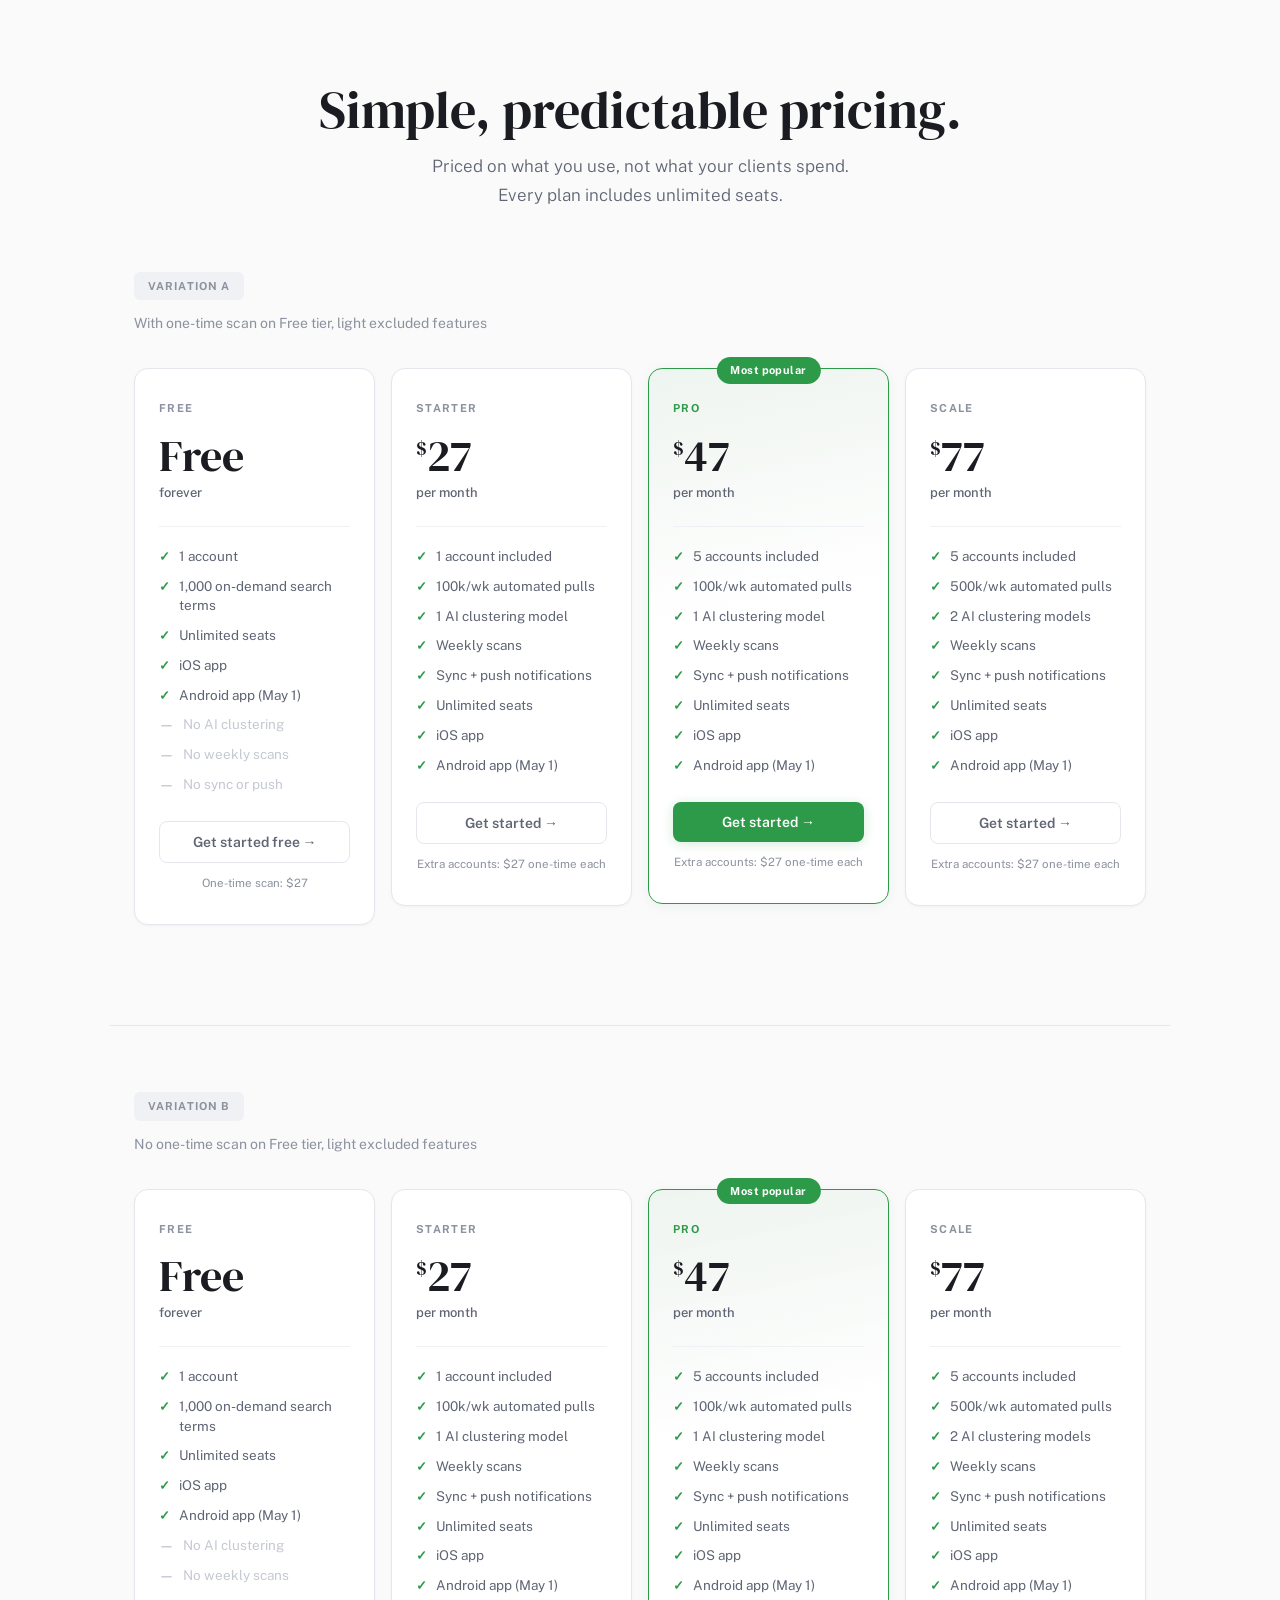
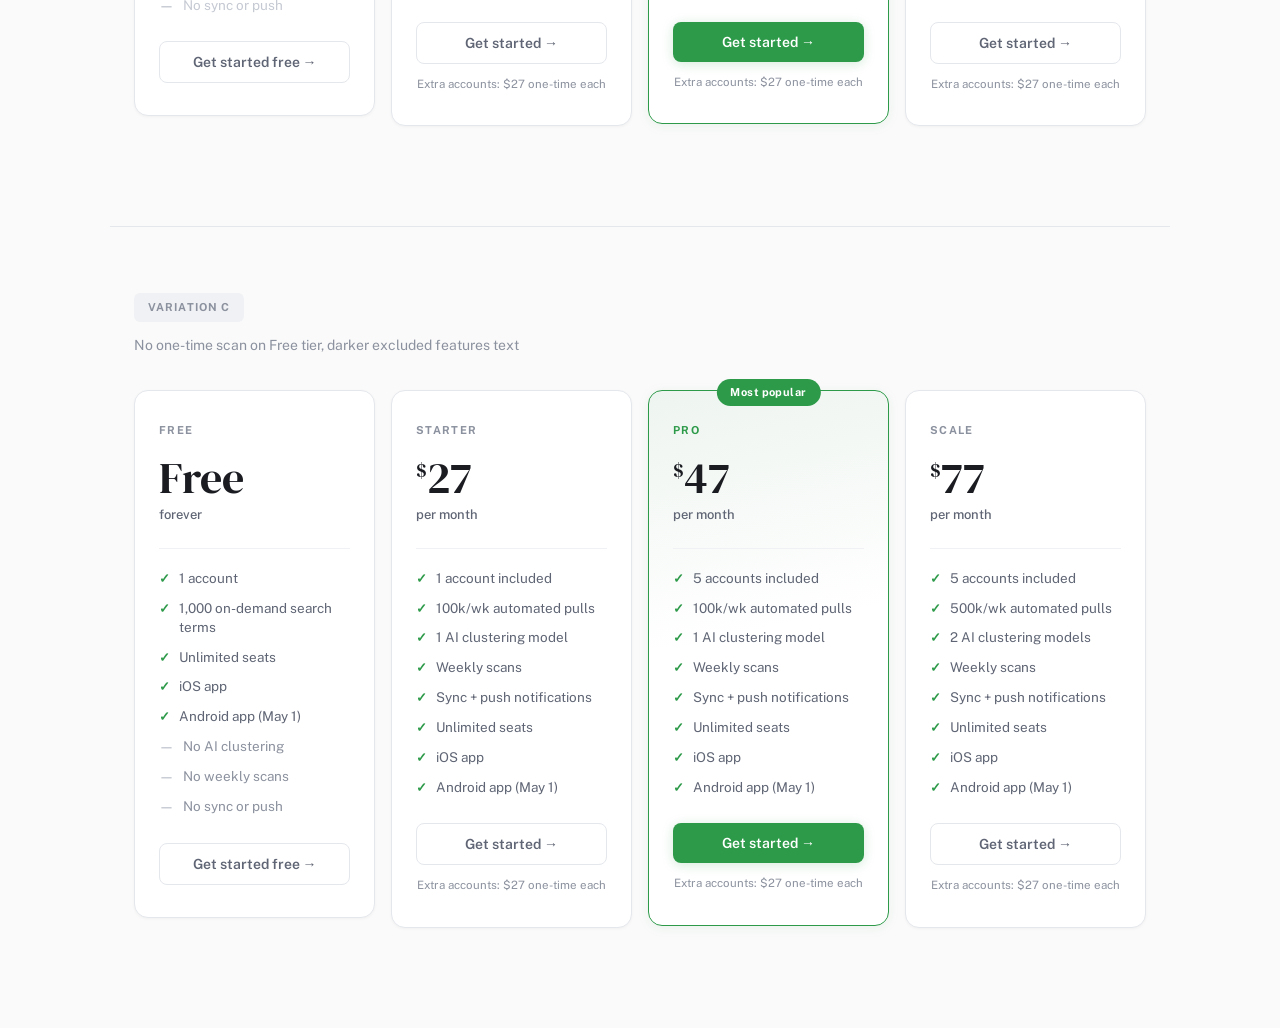
<file: pricing-options.html>
<!DOCTYPE html>
<html lang="en">
<head>
<!-- Google Tag Manager -->
<script>(function(w,d,s,l,i){w[l]=w[l]||[];w[l].push({'gtm.start':
new Date().getTime(),event:'gtm.js'});var f=d.getElementsByTagName(s)[0],
j=d.createElement(s),dl=l!='dataLayer'?'&l='+l:'';j.async=true;j.src=
'https://www.googletagmanager.com/gtm.js?id='+i+dl;f.parentNode.insertBefore(j,f);
})(window,document,'script','dataLayer','GTM-MMPGCHP8');</script>
<!-- End Google Tag Manager -->
<meta charset="UTF-8">
<meta name="viewport" content="width=device-width, initial-scale=1.0">
<title>Pricing — Keywords.app</title>
<link rel="preconnect" href="https://fonts.googleapis.com">
<link rel="preconnect" href="https://fonts.gstatic.com" crossorigin>
<link href="https://fonts.googleapis.com/css2?family=DM+Serif+Display:ital@0;1&family=Public+Sans:ital,wght@0,300;0,400;0,500;0,600;0,700;1,300;1,400&display=swap" rel="stylesheet">
<style>
  :root {
    --bg: #fafafa;
    --card: #ffffff;
    --border: #e4e7ec;
    --border-light: #f0f1f4;
    --muted: #c5c9d2;
    --text-dim: #8b919e;
    --text-mid: #5f6574;
    --text: #2d3039;
    --text-dark: #1a1c22;

    --green: #2d9a49;
    --green-light: #38b558;
    --green-bg: rgba(45, 154, 73, 0.06);
    --green-border: rgba(45, 154, 73, 0.18);
  }

  *, *::before, *::after { box-sizing: border-box; margin: 0; padding: 0; }
  html { scroll-behavior: smooth; }

  body {
    background: var(--bg);
    color: var(--text);
    font-family: 'Public Sans', sans-serif;
    font-size: 17px;
    line-height: 1.7;
    -webkit-font-smoothing: antialiased;
  }

  h1, h2, h3 { font-family: 'DM Serif Display', serif; line-height: 1.15; font-weight: 400; }

  .page-header {
    text-align: center;
    padding: 80px 24px 60px;
  }
  .page-header h1 {
    font-size: clamp(32px, 5vw, 52px);
    color: var(--text-dark);
    margin-bottom: 12px;
  }
  .page-header p {
    font-size: 17px;
    color: var(--text-mid);
    font-weight: 300;
    max-width: 460px;
    margin: 0 auto;
  }

  .pricing-wrap {
    max-width: 1060px;
    margin: 0 auto;
    padding: 0 24px 100px;
  }

  .cards {
    display: grid;
    grid-template-columns: repeat(4, 1fr);
    gap: 16px;
    align-items: start;
  }

  .card {
    background: var(--card);
    border: 1px solid var(--border);
    border-radius: 14px;
    padding: 30px 24px 32px;
    display: flex;
    flex-direction: column;
    position: relative;
    transition: border-color 0.25s, box-shadow 0.25s, transform 0.25s;
    box-shadow: 0 1px 3px rgba(0,0,0,0.04);
  }
  .card:hover {
    border-color: var(--muted);
    box-shadow: 0 4px 16px rgba(0,0,0,0.06);
    transform: translateY(-3px);
  }
  .card.pop {
    border-color: var(--green);
    background: linear-gradient(168deg, var(--green-bg) 0%, var(--card) 45%);
    box-shadow: 0 2px 12px rgba(45,154,73,0.08);
  }
  .card.pop:hover {
    box-shadow: 0 6px 24px rgba(45,154,73,0.12);
  }
  .card.pop::before {
    content: 'Most popular';
    position: absolute;
    top: -12px;
    left: 50%;
    transform: translateX(-50%);
    background: var(--green);
    color: #fff;
    font-size: 11px;
    font-weight: 700;
    padding: 4px 14px;
    border-radius: 100px;
    white-space: nowrap;
    letter-spacing: 0.04em;
  }

  .card-tier {
    font-size: 11px;
    font-weight: 700;
    letter-spacing: 0.12em;
    text-transform: uppercase;
    color: var(--text-dim);
    margin-bottom: 16px;
  }
  .card.pop .card-tier { color: var(--green); }

  .card-price {
    font-family: 'DM Serif Display', serif;
    font-size: 44px;
    color: var(--text-dark);
    line-height: 1;
    margin-bottom: 4px;
  }
  .card-price sup { font-size: 20px; vertical-align: super; }

  .card-cadence {
    font-size: 13px;
    color: var(--text-mid);
    margin-bottom: 22px;
    font-weight: 500;
  }

  .card-rule { height: 1px; background: var(--border-light); margin-bottom: 20px; }

  .card-features {
    list-style: none;
    display: flex;
    flex-direction: column;
    gap: 10px;
    margin-bottom: 26px;
    flex: 1;
  }
  .card-features li {
    font-size: 13.5px;
    color: var(--text-mid);
    display: flex;
    gap: 9px;
    align-items: flex-start;
    font-weight: 400;
    line-height: 1.45;
  }
  .card-features li .ck {
    color: var(--green);
    font-weight: 700;
    flex-shrink: 0;
    font-size: 13px;
    margin-top: 1px;
  }
  .card-features li .ck.off { color: var(--muted); }

  .card-btn {
    display: block;
    text-align: center;
    padding: 12px 16px;
    border-radius: 8px;
    font-family: 'Public Sans', sans-serif;
    font-weight: 600;
    font-size: 14px;
    text-decoration: none;
    border: none;
    cursor: pointer;
    transition: all 0.2s;
  }
  .card-btn-outline {
    background: transparent;
    border: 1px solid var(--border);
    color: var(--text-mid);
  }
  .card-btn-outline:hover {
    border-color: var(--text-mid);
    color: var(--text-dark);
    background: var(--bg);
  }
  .card-btn-green {
    background: var(--green);
    color: #fff;
    box-shadow: 0 2px 12px rgba(45,154,73,0.2);
  }
  .card-btn-green:hover {
    background: var(--green-light);
    transform: translateY(-1px);
    box-shadow: 0 4px 20px rgba(45,154,73,0.28);
  }

  .card-note {
    margin-top: 12px;
    font-size: 11.5px;
    color: var(--text-dim);
    text-align: center;
    line-height: 1.5;
    font-weight: 400;
  }

  /* Variation labels */
  .var-section {
    max-width: 1060px;
    margin: 0 auto;
    padding: 0 24px 100px;
  }
  .var-label {
    display: inline-block;
    font-size: 11px;
    font-weight: 700;
    letter-spacing: 0.1em;
    text-transform: uppercase;
    color: var(--text-dim);
    background: var(--border-light);
    padding: 5px 14px;
    border-radius: 6px;
    margin-bottom: 12px;
  }
  .var-desc {
    font-size: 14px;
    color: var(--text-dim);
    font-weight: 400;
    margin-bottom: 32px;
  }

  .var-divider {
    max-width: 1060px;
    margin: 0 auto;
    padding: 0 24px;
    border: none;
    border-top: 1px solid var(--border);
  }

  /* Variation C: darker excluded text */
  .card-features li .off-dark { color: var(--text-dim); }

  @media (max-width: 900px) {
    .cards { grid-template-columns: repeat(2, 1fr); }
  }
  @media (max-width: 560px) {
    .cards { grid-template-columns: 1fr; }
    .page-header { padding: 60px 16px 40px; }
    .pricing-wrap { padding: 0 16px 72px; }
  }
</style>
</head>
<body>
<!-- Google Tag Manager (noscript) -->
<noscript><iframe src="https://www.googletagmanager.com/ns.html?id=GTM-MMPGCHP8"
height="0" width="0" style="display:none;visibility:hidden"></iframe></noscript>
<!-- End Google Tag Manager (noscript) -->

<div class="page-header">
  <h1>Simple, predictable pricing.</h1>
  <p>Priced on what you use, not what your clients spend. Every plan includes unlimited seats.</p>
</div>

<div class="var-section">
  <div class="var-label">Variation A</div>
  <p class="var-desc">With one-time scan on Free tier, light excluded features</p>
  <div class="cards">
    <!-- Free -->
    <div class="card">
      <div class="card-tier">Free</div>
      <div class="card-price">Free</div>
      <div class="card-cadence">forever</div>
      <div class="card-rule"></div>
      <ul class="card-features">
        <li><span class="ck">&#10003;</span> 1 account</li>
        <li><span class="ck">&#10003;</span> 1,000 on-demand search terms</li>
        <li><span class="ck">&#10003;</span> Unlimited seats</li>
        <li><span class="ck">&#10003;</span> iOS app</li>
        <li><span class="ck">&#10003;</span> Android app (May 1)</li>
        <li><span class="ck off">&mdash;</span> <span style="color:var(--muted)">No AI clustering</span></li>
        <li><span class="ck off">&mdash;</span> <span style="color:var(--muted)">No weekly scans</span></li>
        <li><span class="ck off">&mdash;</span> <span style="color:var(--muted)">No sync or push</span></li>
      </ul>
      <button class="card-btn card-btn-outline">Get started free &rarr;</button>
      <div class="card-note">One-time scan: $27</div>
    </div>

    <!-- $27/mo -->
    <div class="card">
      <div class="card-tier">Starter</div>
      <div class="card-price"><sup>$</sup>27</div>
      <div class="card-cadence">per month</div>
      <div class="card-rule"></div>
      <ul class="card-features">
        <li><span class="ck">&#10003;</span> 1 account included</li>
        <li><span class="ck">&#10003;</span> 100k/wk automated pulls</li>
        <li><span class="ck">&#10003;</span> 1 AI clustering model</li>
        <li><span class="ck">&#10003;</span> Weekly scans</li>
        <li><span class="ck">&#10003;</span> Sync + push notifications</li>
        <li><span class="ck">&#10003;</span> Unlimited seats</li>
        <li><span class="ck">&#10003;</span> iOS app</li>
        <li><span class="ck">&#10003;</span> Android app (May 1)</li>
      </ul>
      <button class="card-btn card-btn-outline">Get started &rarr;</button>
      <div class="card-note">Extra accounts: $27 one-time each</div>
    </div>

    <!-- $47/mo -->
    <div class="card pop">
      <div class="card-tier">Pro</div>
      <div class="card-price"><sup>$</sup>47</div>
      <div class="card-cadence">per month</div>
      <div class="card-rule"></div>
      <ul class="card-features">
        <li><span class="ck">&#10003;</span> 5 accounts included</li>
        <li><span class="ck">&#10003;</span> 100k/wk automated pulls</li>
        <li><span class="ck">&#10003;</span> 1 AI clustering model</li>
        <li><span class="ck">&#10003;</span> Weekly scans</li>
        <li><span class="ck">&#10003;</span> Sync + push notifications</li>
        <li><span class="ck">&#10003;</span> Unlimited seats</li>
        <li><span class="ck">&#10003;</span> iOS app</li>
        <li><span class="ck">&#10003;</span> Android app (May 1)</li>
      </ul>
      <button class="card-btn card-btn-green">Get started &rarr;</button>
      <div class="card-note">Extra accounts: $27 one-time each</div>
    </div>

    <!-- $77/mo -->
    <div class="card">
      <div class="card-tier">Scale</div>
      <div class="card-price"><sup>$</sup>77</div>
      <div class="card-cadence">per month</div>
      <div class="card-rule"></div>
      <ul class="card-features">
        <li><span class="ck">&#10003;</span> 5 accounts included</li>
        <li><span class="ck">&#10003;</span> 500k/wk automated pulls</li>
        <li><span class="ck">&#10003;</span> 2 AI clustering models</li>
        <li><span class="ck">&#10003;</span> Weekly scans</li>
        <li><span class="ck">&#10003;</span> Sync + push notifications</li>
        <li><span class="ck">&#10003;</span> Unlimited seats</li>
        <li><span class="ck">&#10003;</span> iOS app</li>
        <li><span class="ck">&#10003;</span> Android app (May 1)</li>
      </ul>
      <button class="card-btn card-btn-outline">Get started &rarr;</button>
      <div class="card-note">Extra accounts: $27 one-time each</div>
    </div>
  </div>
</div>

<hr class="var-divider">

<!-- VARIATION B: No one-time scan -->
<div class="var-section" style="padding-top:64px;">
  <div class="var-label">Variation B</div>
  <p class="var-desc">No one-time scan on Free tier, light excluded features</p>
  <div class="cards">
    <!-- Free -->
    <div class="card">
      <div class="card-tier">Free</div>
      <div class="card-price">Free</div>
      <div class="card-cadence">forever</div>
      <div class="card-rule"></div>
      <ul class="card-features">
        <li><span class="ck">&#10003;</span> 1 account</li>
        <li><span class="ck">&#10003;</span> 1,000 on-demand search terms</li>
        <li><span class="ck">&#10003;</span> Unlimited seats</li>
        <li><span class="ck">&#10003;</span> iOS app</li>
        <li><span class="ck">&#10003;</span> Android app (May 1)</li>
        <li><span class="ck off">&mdash;</span> <span style="color:var(--muted)">No AI clustering</span></li>
        <li><span class="ck off">&mdash;</span> <span style="color:var(--muted)">No weekly scans</span></li>
        <li><span class="ck off">&mdash;</span> <span style="color:var(--muted)">No sync or push</span></li>
      </ul>
      <button class="card-btn card-btn-outline">Get started free &rarr;</button>
    </div>

    <!-- $27/mo -->
    <div class="card">
      <div class="card-tier">Starter</div>
      <div class="card-price"><sup>$</sup>27</div>
      <div class="card-cadence">per month</div>
      <div class="card-rule"></div>
      <ul class="card-features">
        <li><span class="ck">&#10003;</span> 1 account included</li>
        <li><span class="ck">&#10003;</span> 100k/wk automated pulls</li>
        <li><span class="ck">&#10003;</span> 1 AI clustering model</li>
        <li><span class="ck">&#10003;</span> Weekly scans</li>
        <li><span class="ck">&#10003;</span> Sync + push notifications</li>
        <li><span class="ck">&#10003;</span> Unlimited seats</li>
        <li><span class="ck">&#10003;</span> iOS app</li>
        <li><span class="ck">&#10003;</span> Android app (May 1)</li>
      </ul>
      <button class="card-btn card-btn-outline">Get started &rarr;</button>
      <div class="card-note">Extra accounts: $27 one-time each</div>
    </div>

    <!-- $47/mo -->
    <div class="card pop">
      <div class="card-tier">Pro</div>
      <div class="card-price"><sup>$</sup>47</div>
      <div class="card-cadence">per month</div>
      <div class="card-rule"></div>
      <ul class="card-features">
        <li><span class="ck">&#10003;</span> 5 accounts included</li>
        <li><span class="ck">&#10003;</span> 100k/wk automated pulls</li>
        <li><span class="ck">&#10003;</span> 1 AI clustering model</li>
        <li><span class="ck">&#10003;</span> Weekly scans</li>
        <li><span class="ck">&#10003;</span> Sync + push notifications</li>
        <li><span class="ck">&#10003;</span> Unlimited seats</li>
        <li><span class="ck">&#10003;</span> iOS app</li>
        <li><span class="ck">&#10003;</span> Android app (May 1)</li>
      </ul>
      <button class="card-btn card-btn-green">Get started &rarr;</button>
      <div class="card-note">Extra accounts: $27 one-time each</div>
    </div>

    <!-- $77/mo -->
    <div class="card">
      <div class="card-tier">Scale</div>
      <div class="card-price"><sup>$</sup>77</div>
      <div class="card-cadence">per month</div>
      <div class="card-rule"></div>
      <ul class="card-features">
        <li><span class="ck">&#10003;</span> 5 accounts included</li>
        <li><span class="ck">&#10003;</span> 500k/wk automated pulls</li>
        <li><span class="ck">&#10003;</span> 2 AI clustering models</li>
        <li><span class="ck">&#10003;</span> Weekly scans</li>
        <li><span class="ck">&#10003;</span> Sync + push notifications</li>
        <li><span class="ck">&#10003;</span> Unlimited seats</li>
        <li><span class="ck">&#10003;</span> iOS app</li>
        <li><span class="ck">&#10003;</span> Android app (May 1)</li>
      </ul>
      <button class="card-btn card-btn-outline">Get started &rarr;</button>
      <div class="card-note">Extra accounts: $27 one-time each</div>
    </div>
  </div>
</div>

<hr class="var-divider">

<!-- VARIATION C: No one-time scan, darker excluded text -->
<div class="var-section" style="padding-top:64px;">
  <div class="var-label">Variation C</div>
  <p class="var-desc">No one-time scan on Free tier, darker excluded features text</p>
  <div class="cards">
    <!-- Free -->
    <div class="card">
      <div class="card-tier">Free</div>
      <div class="card-price">Free</div>
      <div class="card-cadence">forever</div>
      <div class="card-rule"></div>
      <ul class="card-features">
        <li><span class="ck">&#10003;</span> 1 account</li>
        <li><span class="ck">&#10003;</span> 1,000 on-demand search terms</li>
        <li><span class="ck">&#10003;</span> Unlimited seats</li>
        <li><span class="ck">&#10003;</span> iOS app</li>
        <li><span class="ck">&#10003;</span> Android app (May 1)</li>
        <li><span class="ck off">&mdash;</span> <span class="off-dark">No AI clustering</span></li>
        <li><span class="ck off">&mdash;</span> <span class="off-dark">No weekly scans</span></li>
        <li><span class="ck off">&mdash;</span> <span class="off-dark">No sync or push</span></li>
      </ul>
      <button class="card-btn card-btn-outline">Get started free &rarr;</button>
    </div>

    <!-- $27/mo -->
    <div class="card">
      <div class="card-tier">Starter</div>
      <div class="card-price"><sup>$</sup>27</div>
      <div class="card-cadence">per month</div>
      <div class="card-rule"></div>
      <ul class="card-features">
        <li><span class="ck">&#10003;</span> 1 account included</li>
        <li><span class="ck">&#10003;</span> 100k/wk automated pulls</li>
        <li><span class="ck">&#10003;</span> 1 AI clustering model</li>
        <li><span class="ck">&#10003;</span> Weekly scans</li>
        <li><span class="ck">&#10003;</span> Sync + push notifications</li>
        <li><span class="ck">&#10003;</span> Unlimited seats</li>
        <li><span class="ck">&#10003;</span> iOS app</li>
        <li><span class="ck">&#10003;</span> Android app (May 1)</li>
      </ul>
      <button class="card-btn card-btn-outline">Get started &rarr;</button>
      <div class="card-note">Extra accounts: $27 one-time each</div>
    </div>

    <!-- $47/mo -->
    <div class="card pop">
      <div class="card-tier">Pro</div>
      <div class="card-price"><sup>$</sup>47</div>
      <div class="card-cadence">per month</div>
      <div class="card-rule"></div>
      <ul class="card-features">
        <li><span class="ck">&#10003;</span> 5 accounts included</li>
        <li><span class="ck">&#10003;</span> 100k/wk automated pulls</li>
        <li><span class="ck">&#10003;</span> 1 AI clustering model</li>
        <li><span class="ck">&#10003;</span> Weekly scans</li>
        <li><span class="ck">&#10003;</span> Sync + push notifications</li>
        <li><span class="ck">&#10003;</span> Unlimited seats</li>
        <li><span class="ck">&#10003;</span> iOS app</li>
        <li><span class="ck">&#10003;</span> Android app (May 1)</li>
      </ul>
      <button class="card-btn card-btn-green">Get started &rarr;</button>
      <div class="card-note">Extra accounts: $27 one-time each</div>
    </div>

    <!-- $77/mo -->
    <div class="card">
      <div class="card-tier">Scale</div>
      <div class="card-price"><sup>$</sup>77</div>
      <div class="card-cadence">per month</div>
      <div class="card-rule"></div>
      <ul class="card-features">
        <li><span class="ck">&#10003;</span> 5 accounts included</li>
        <li><span class="ck">&#10003;</span> 500k/wk automated pulls</li>
        <li><span class="ck">&#10003;</span> 2 AI clustering models</li>
        <li><span class="ck">&#10003;</span> Weekly scans</li>
        <li><span class="ck">&#10003;</span> Sync + push notifications</li>
        <li><span class="ck">&#10003;</span> Unlimited seats</li>
        <li><span class="ck">&#10003;</span> iOS app</li>
        <li><span class="ck">&#10003;</span> Android app (May 1)</li>
      </ul>
      <button class="card-btn card-btn-outline">Get started &rarr;</button>
      <div class="card-note">Extra accounts: $27 one-time each</div>
    </div>
  </div>
</div>

</body>
</html>
</file>
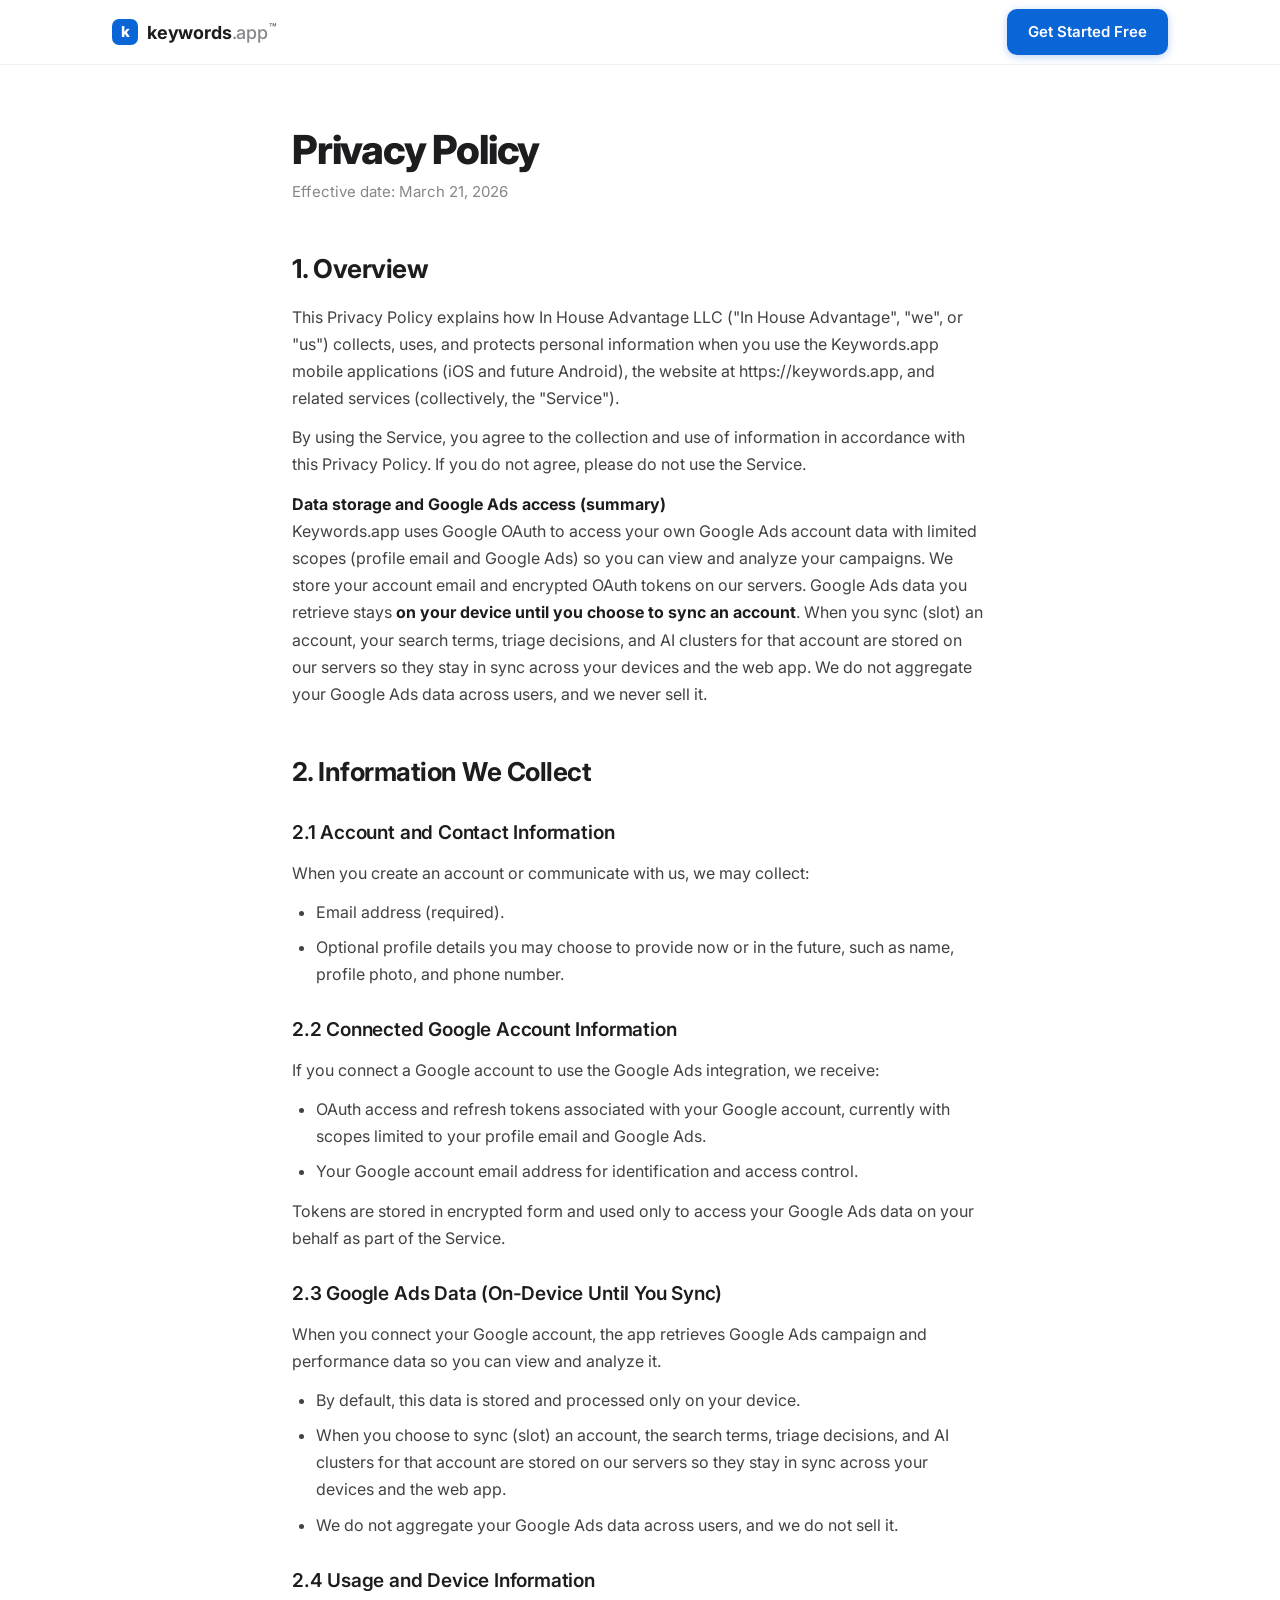
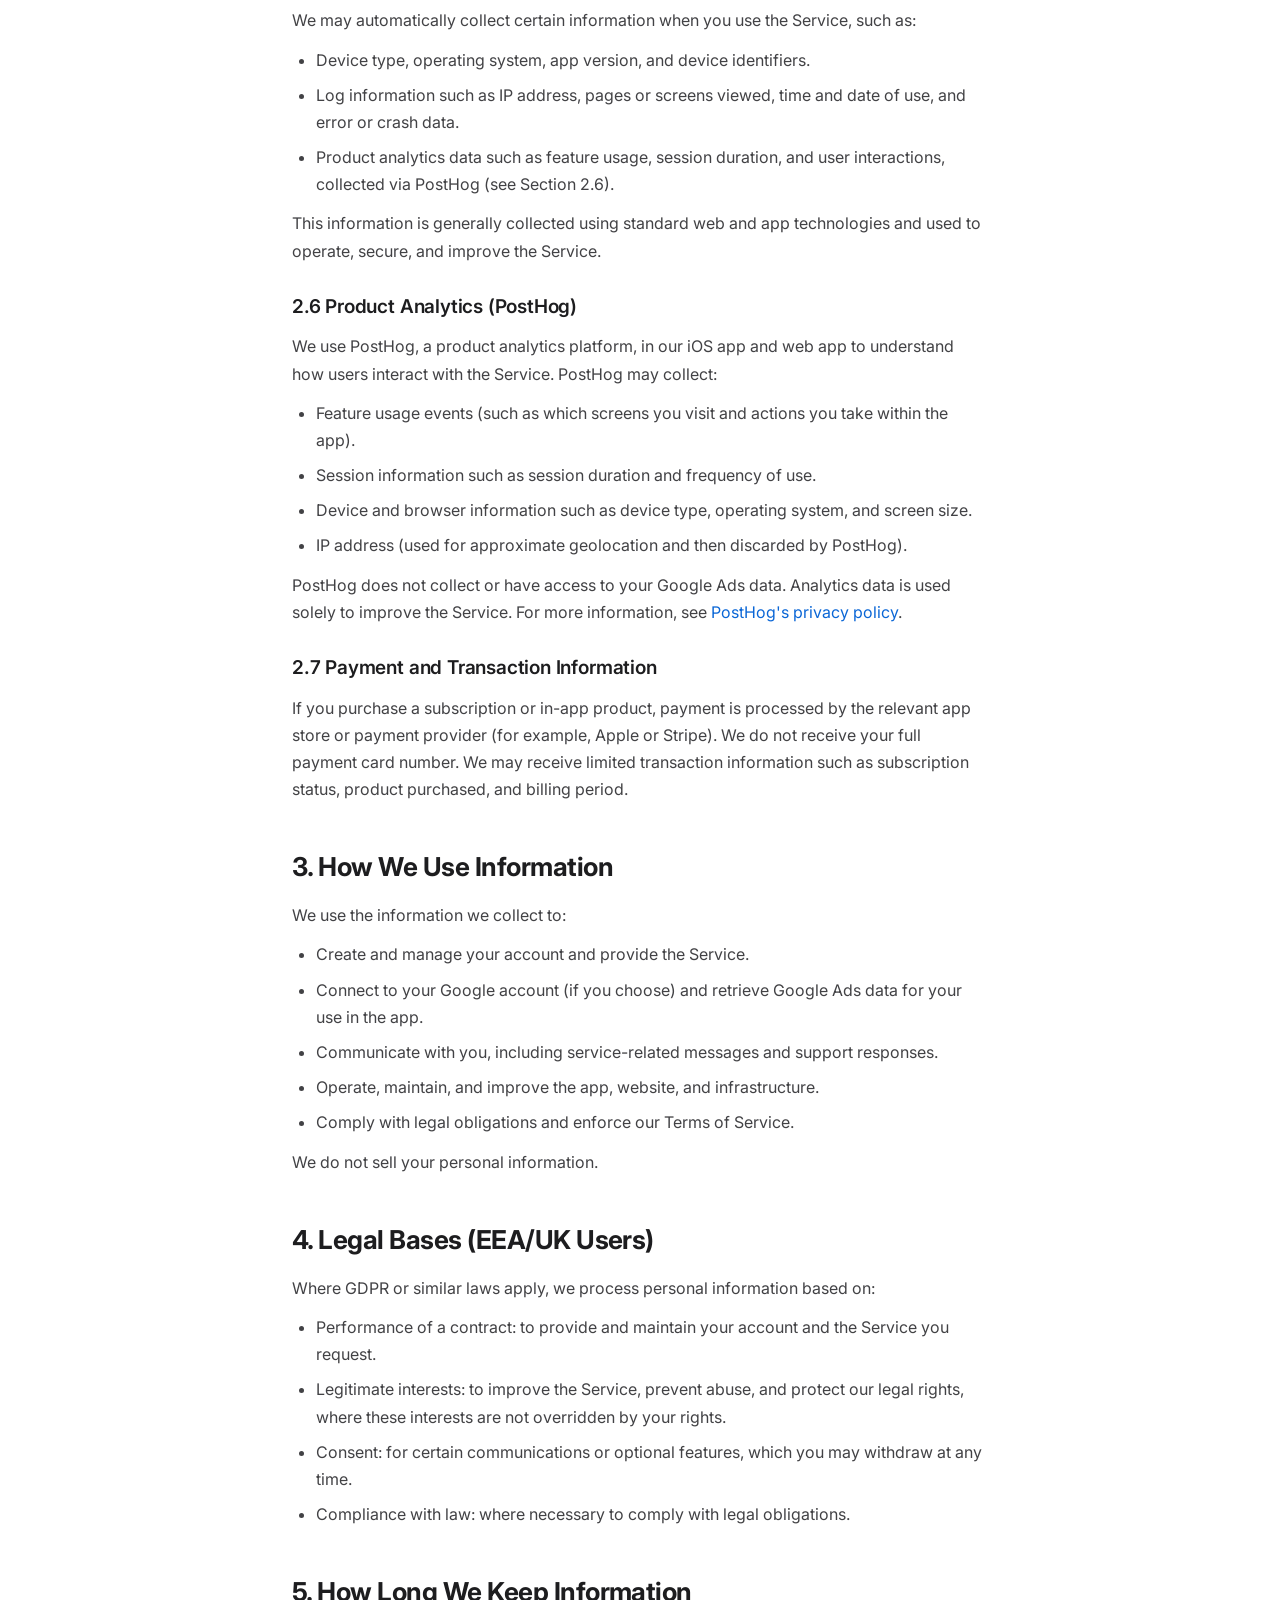
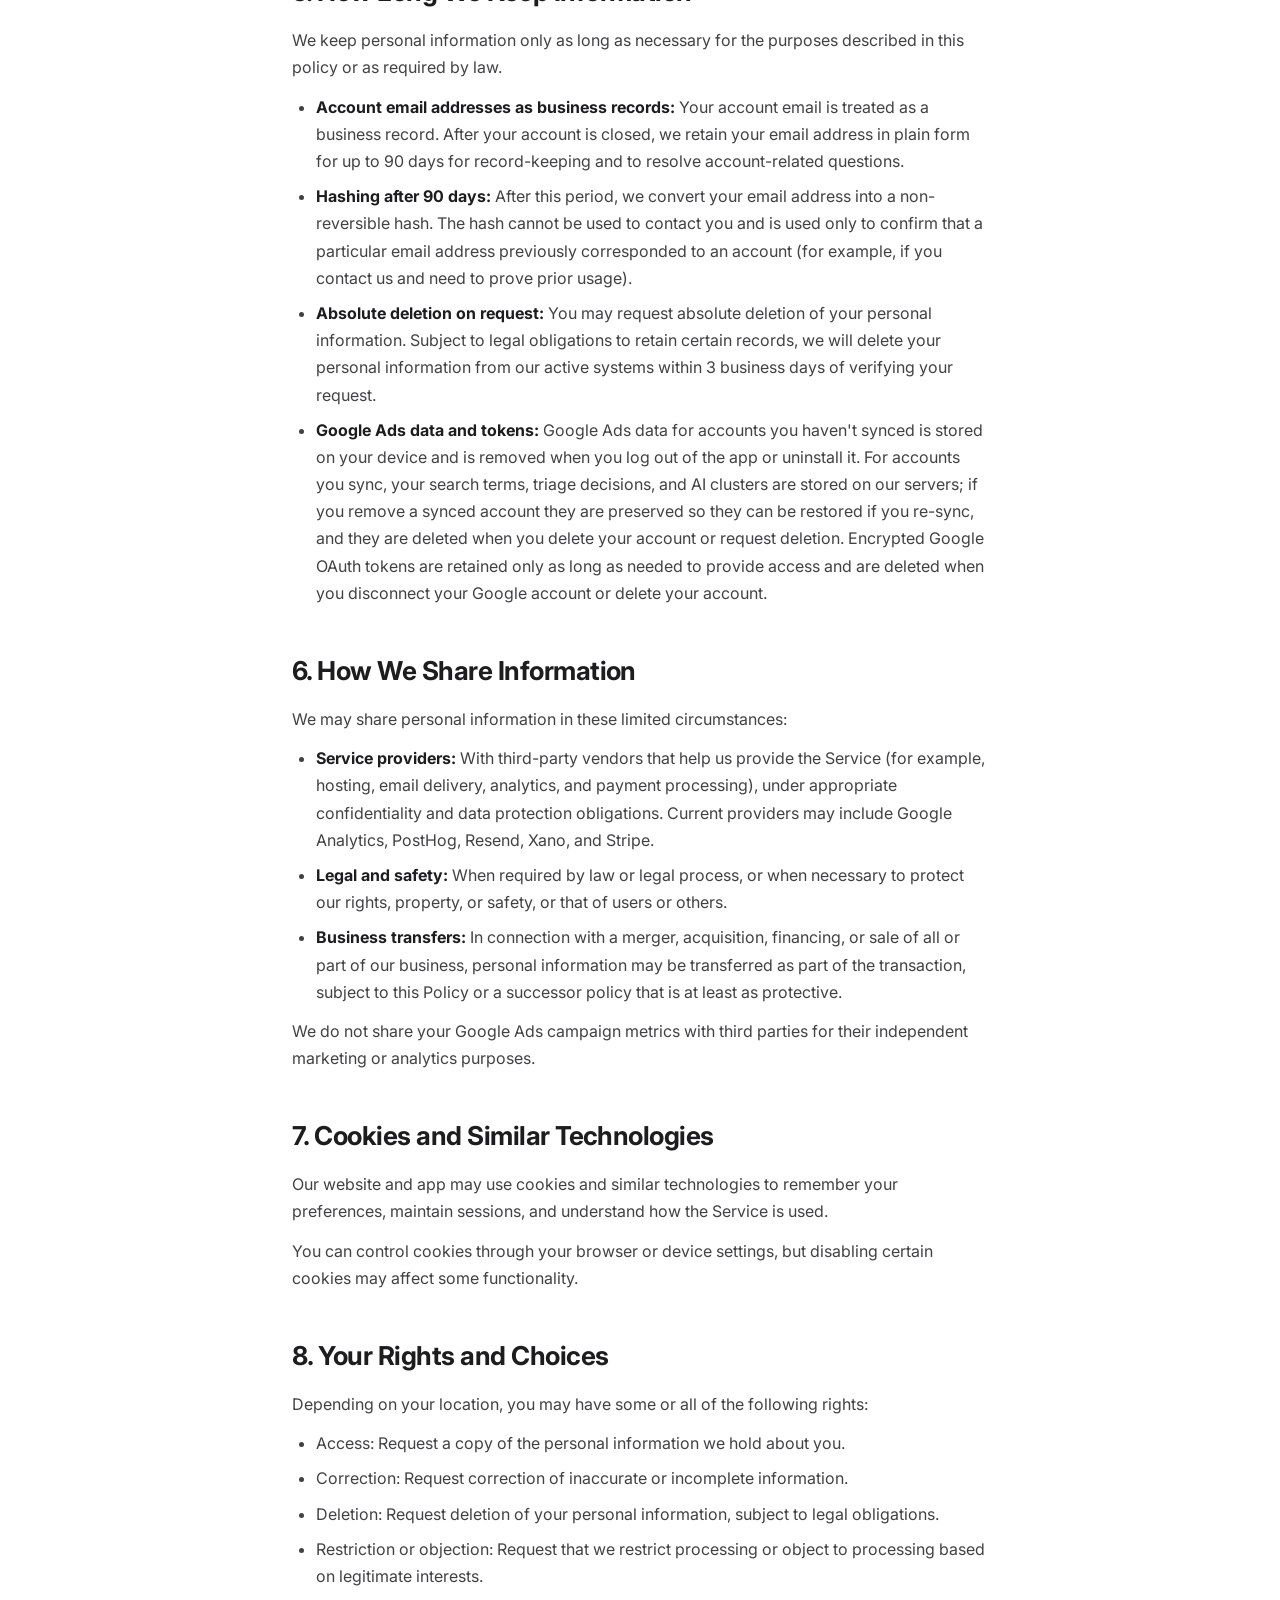
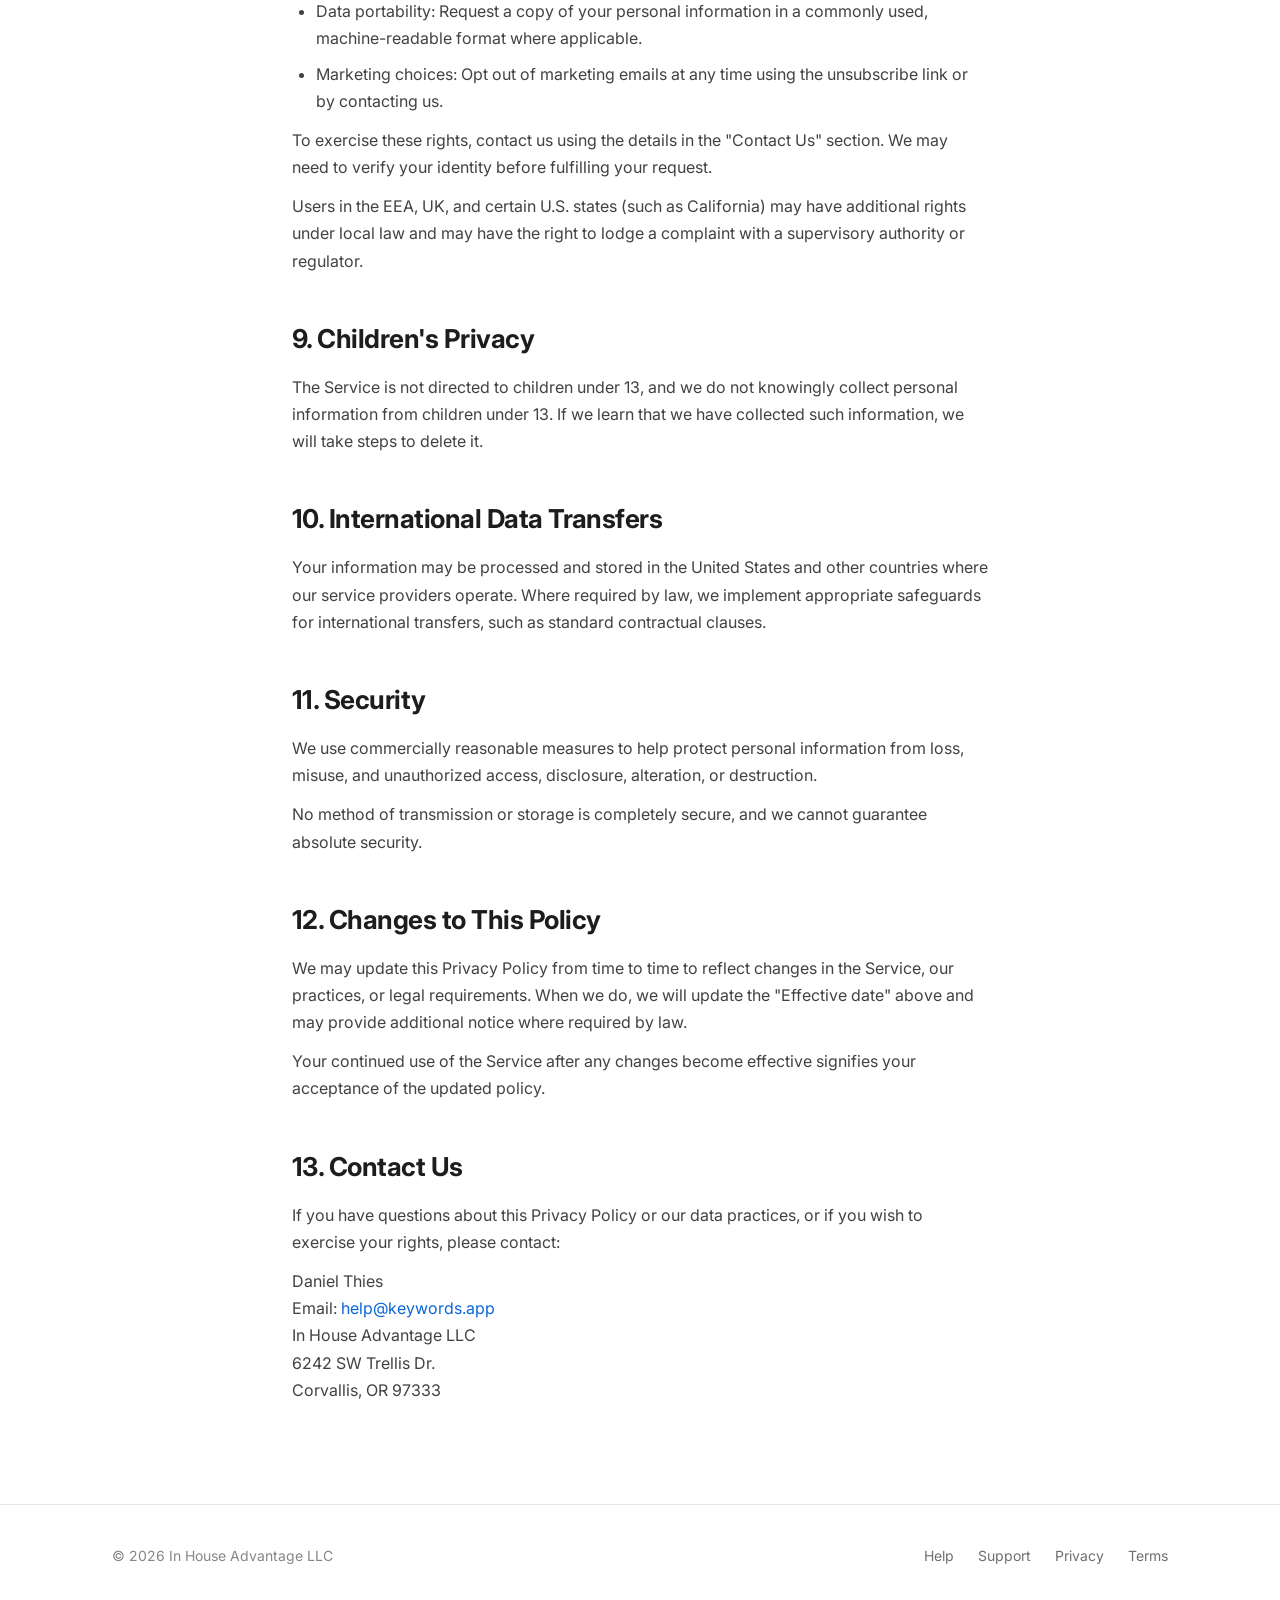
<file: privacy.html>
<!DOCTYPE html>
<html lang="en">
<head>
<!-- Google Tag Manager -->
<script>(function(w,d,s,l,i){w[l]=w[l]||[];w[l].push({'gtm.start':
new Date().getTime(),event:'gtm.js'});var f=d.getElementsByTagName(s)[0],
j=d.createElement(s),dl=l!='dataLayer'?'&l='+l:'';j.async=true;j.src=
'https://www.googletagmanager.com/gtm.js?id='+i+dl;f.parentNode.insertBefore(j,f);
})(window,document,'script','dataLayer','GTM-MMPGCHP8');</script>
<!-- End Google Tag Manager -->
  <meta charset="UTF-8">
  <meta name="viewport" content="width=device-width, initial-scale=1.0">
  <title>Privacy Policy — Keywords.app</title>
  <link rel="preconnect" href="https://fonts.googleapis.com">
  <link rel="preconnect" href="https://fonts.gstatic.com" crossorigin>
  <link href="https://fonts.googleapis.com/css2?family=Inter:wght@400;500;600;700;800&display=swap" rel="stylesheet">
  <link rel="stylesheet" href="doc.css">
</head>
<body>
<!-- Google Tag Manager (noscript) -->
<noscript><iframe src="https://www.googletagmanager.com/ns.html?id=GTM-MMPGCHP8"
height="0" width="0" style="display:none;visibility:hidden"></iframe></noscript>
<!-- End Google Tag Manager (noscript) -->

  <header class="site-header">
    <div class="wrap nav">
      <a class="brand" href="/">
        <span class="mark">k</span>
        <span>keywords<span class="tld">.app</span><sup class="tm">™</sup></span>
      </a>
      <nav>
        <a class="btn btn-primary btn-sm" href="https://app.keywords.app/start/signup">Get Started Free</a>
      </nav>
    </div>
  </header>

  <main>
    <div class="container">
      <h1>Privacy Policy</h1>
      <p class="effective-date">Effective date: March 21, 2026</p>

      <h2>1. Overview</h2>
      <p>This Privacy Policy explains how In House Advantage LLC ("In House Advantage", "we", or "us") collects, uses, and protects personal information when you use the Keywords.app mobile applications (iOS and future Android), the website at https://keywords.app, and related services (collectively, the "Service").</p>
      <p>By using the Service, you agree to the collection and use of information in accordance with this Privacy Policy. If you do not agree, please do not use the Service.</p>
      <p><strong>Data storage and Google Ads access (summary)</strong><br>
      Keywords.app uses Google OAuth to access your own Google Ads account data with limited scopes (profile email and Google Ads) so you can view and analyze your campaigns. We store your account email and encrypted OAuth tokens on our servers. Google Ads data you retrieve stays <strong>on your device until you choose to sync an account</strong>. When you sync (slot) an account, your search terms, triage decisions, and AI clusters for that account are stored on our servers so they stay in sync across your devices and the web app. We do not aggregate your Google Ads data across users, and we never sell it.</p>

      <h2>2. Information We Collect</h2>

      <h3>2.1 Account and Contact Information</h3>
      <p>When you create an account or communicate with us, we may collect:</p>
      <ul>
        <li>Email address (required).</li>
        <li>Optional profile details you may choose to provide now or in the future, such as name, profile photo, and phone number.</li>
      </ul>

      <h3>2.2 Connected Google Account Information</h3>
      <p>If you connect a Google account to use the Google Ads integration, we receive:</p>
      <ul>
        <li>OAuth access and refresh tokens associated with your Google account, currently with scopes limited to your profile email and Google Ads.</li>
        <li>Your Google account email address for identification and access control.</li>
      </ul>
      <p>Tokens are stored in encrypted form and used only to access your Google Ads data on your behalf as part of the Service.</p>

      <h3>2.3 Google Ads Data (On-Device Until You Sync)</h3>
      <p>When you connect your Google account, the app retrieves Google Ads campaign and performance data so you can view and analyze it.</p>
      <ul>
        <li>By default, this data is stored and processed only on your device.</li>
        <li>When you choose to sync (slot) an account, the search terms, triage decisions, and AI clusters for that account are stored on our servers so they stay in sync across your devices and the web app.</li>
        <li>We do not aggregate your Google Ads data across users, and we do not sell it.</li>
      </ul>

      <h3>2.4 Usage and Device Information</h3>
      <p>We may automatically collect certain information when you use the Service, such as:</p>
      <ul>
        <li>Device type, operating system, app version, and device identifiers.</li>
        <li>Log information such as IP address, pages or screens viewed, time and date of use, and error or crash data.</li>
        <li>Product analytics data such as feature usage, session duration, and user interactions, collected via PostHog (see Section 2.6).</li>
      </ul>
      <p>This information is generally collected using standard web and app technologies and used to operate, secure, and improve the Service.</p>

      <h3>2.6 Product Analytics (PostHog)</h3>
      <p>We use PostHog, a product analytics platform, in our iOS app and web app to understand how users interact with the Service. PostHog may collect:</p>
      <ul>
        <li>Feature usage events (such as which screens you visit and actions you take within the app).</li>
        <li>Session information such as session duration and frequency of use.</li>
        <li>Device and browser information such as device type, operating system, and screen size.</li>
        <li>IP address (used for approximate geolocation and then discarded by PostHog).</li>
      </ul>
      <p>PostHog does not collect or have access to your Google Ads data. Analytics data is used solely to improve the Service. For more information, see <a href="https://posthog.com/privacy">PostHog's privacy policy</a>.</p>

      <h3>2.7 Payment and Transaction Information</h3>
      <p>If you purchase a subscription or in-app product, payment is processed by the relevant app store or payment provider (for example, Apple or Stripe). We do not receive your full payment card number. We may receive limited transaction information such as subscription status, product purchased, and billing period.</p>

      <h2>3. How We Use Information</h2>
      <p>We use the information we collect to:</p>
      <ul>
        <li>Create and manage your account and provide the Service.</li>
        <li>Connect to your Google account (if you choose) and retrieve Google Ads data for your use in the app.</li>
        <li>Communicate with you, including service-related messages and support responses.</li>
        <li>Operate, maintain, and improve the app, website, and infrastructure.</li>
        <li>Comply with legal obligations and enforce our Terms of Service.</li>
      </ul>
      <p>We do not sell your personal information.</p>

      <h2>4. Legal Bases (EEA/UK Users)</h2>
      <p>Where GDPR or similar laws apply, we process personal information based on:</p>
      <ul>
        <li>Performance of a contract: to provide and maintain your account and the Service you request.</li>
        <li>Legitimate interests: to improve the Service, prevent abuse, and protect our legal rights, where these interests are not overridden by your rights.</li>
        <li>Consent: for certain communications or optional features, which you may withdraw at any time.</li>
        <li>Compliance with law: where necessary to comply with legal obligations.</li>
      </ul>

      <h2>5. How Long We Keep Information</h2>
      <p>We keep personal information only as long as necessary for the purposes described in this policy or as required by law.</p>
      <ul>
        <li><strong>Account email addresses as business records:</strong> Your account email is treated as a business record. After your account is closed, we retain your email address in plain form for up to 90 days for record-keeping and to resolve account-related questions.</li>
        <li><strong>Hashing after 90 days:</strong> After this period, we convert your email address into a non-reversible hash. The hash cannot be used to contact you and is used only to confirm that a particular email address previously corresponded to an account (for example, if you contact us and need to prove prior usage).</li>
        <li><strong>Absolute deletion on request:</strong> You may request absolute deletion of your personal information. Subject to legal obligations to retain certain records, we will delete your personal information from our active systems within 3 business days of verifying your request.</li>
        <li><strong>Google Ads data and tokens:</strong> Google Ads data for accounts you haven't synced is stored on your device and is removed when you log out of the app or uninstall it. For accounts you sync, your search terms, triage decisions, and AI clusters are stored on our servers; if you remove a synced account they are preserved so they can be restored if you re-sync, and they are deleted when you delete your account or request deletion. Encrypted Google OAuth tokens are retained only as long as needed to provide access and are deleted when you disconnect your Google account or delete your account.</li>
      </ul>

      <h2>6. How We Share Information</h2>
      <p>We may share personal information in these limited circumstances:</p>
      <ul>
        <li><strong>Service providers:</strong> With third-party vendors that help us provide the Service (for example, hosting, email delivery, analytics, and payment processing), under appropriate confidentiality and data protection obligations. Current providers may include Google Analytics, PostHog, Resend, Xano, and Stripe.</li>
        <li><strong>Legal and safety:</strong> When required by law or legal process, or when necessary to protect our rights, property, or safety, or that of users or others.</li>
        <li><strong>Business transfers:</strong> In connection with a merger, acquisition, financing, or sale of all or part of our business, personal information may be transferred as part of the transaction, subject to this Policy or a successor policy that is at least as protective.</li>
      </ul>
      <p>We do not share your Google Ads campaign metrics with third parties for their independent marketing or analytics purposes.</p>

      <h2>7. Cookies and Similar Technologies</h2>
      <p>Our website and app may use cookies and similar technologies to remember your preferences, maintain sessions, and understand how the Service is used.</p>
      <p>You can control cookies through your browser or device settings, but disabling certain cookies may affect some functionality.</p>

      <h2>8. Your Rights and Choices</h2>
      <p>Depending on your location, you may have some or all of the following rights:</p>
      <ul>
        <li>Access: Request a copy of the personal information we hold about you.</li>
        <li>Correction: Request correction of inaccurate or incomplete information.</li>
        <li>Deletion: Request deletion of your personal information, subject to legal obligations.</li>
        <li>Restriction or objection: Request that we restrict processing or object to processing based on legitimate interests.</li>
        <li>Data portability: Request a copy of your personal information in a commonly used, machine-readable format where applicable.</li>
        <li>Marketing choices: Opt out of marketing emails at any time using the unsubscribe link or by contacting us.</li>
      </ul>
      <p>To exercise these rights, contact us using the details in the "Contact Us" section. We may need to verify your identity before fulfilling your request.</p>
      <p>Users in the EEA, UK, and certain U.S. states (such as California) may have additional rights under local law and may have the right to lodge a complaint with a supervisory authority or regulator.</p>

      <h2>9. Children's Privacy</h2>
      <p>The Service is not directed to children under 13, and we do not knowingly collect personal information from children under 13. If we learn that we have collected such information, we will take steps to delete it.</p>

      <h2>10. International Data Transfers</h2>
      <p>Your information may be processed and stored in the United States and other countries where our service providers operate. Where required by law, we implement appropriate safeguards for international transfers, such as standard contractual clauses.</p>

      <h2>11. Security</h2>
      <p>We use commercially reasonable measures to help protect personal information from loss, misuse, and unauthorized access, disclosure, alteration, or destruction.</p>
      <p>No method of transmission or storage is completely secure, and we cannot guarantee absolute security.</p>

      <h2>12. Changes to This Policy</h2>
      <p>We may update this Privacy Policy from time to time to reflect changes in the Service, our practices, or legal requirements. When we do, we will update the "Effective date" above and may provide additional notice where required by law.</p>
      <p>Your continued use of the Service after any changes become effective signifies your acceptance of the updated policy.</p>

      <h2>13. Contact Us</h2>
      <p>If you have questions about this Privacy Policy or our data practices, or if you wish to exercise your rights, please contact:</p>
      <p>Daniel Thies<br>
      Email: <a href="mailto:help@keywords.app">help@keywords.app</a><br>
      In House Advantage LLC<br>
      6242 SW Trellis Dr.<br>
      Corvallis, OR 97333</p>
    </div>
  </main>

  <footer class="site-footer">
    <div class="wrap row">
      <span class="copy">&copy; 2026 In House Advantage LLC</span>
      <nav class="links">
        <a href="help.html">Help</a>
        <a href="support.html">Support</a>
        <a href="privacy.html">Privacy</a>
        <a href="terms.html">Terms</a>
      </nav>
    </div>
  </footer>

</body>
</html>
</file>
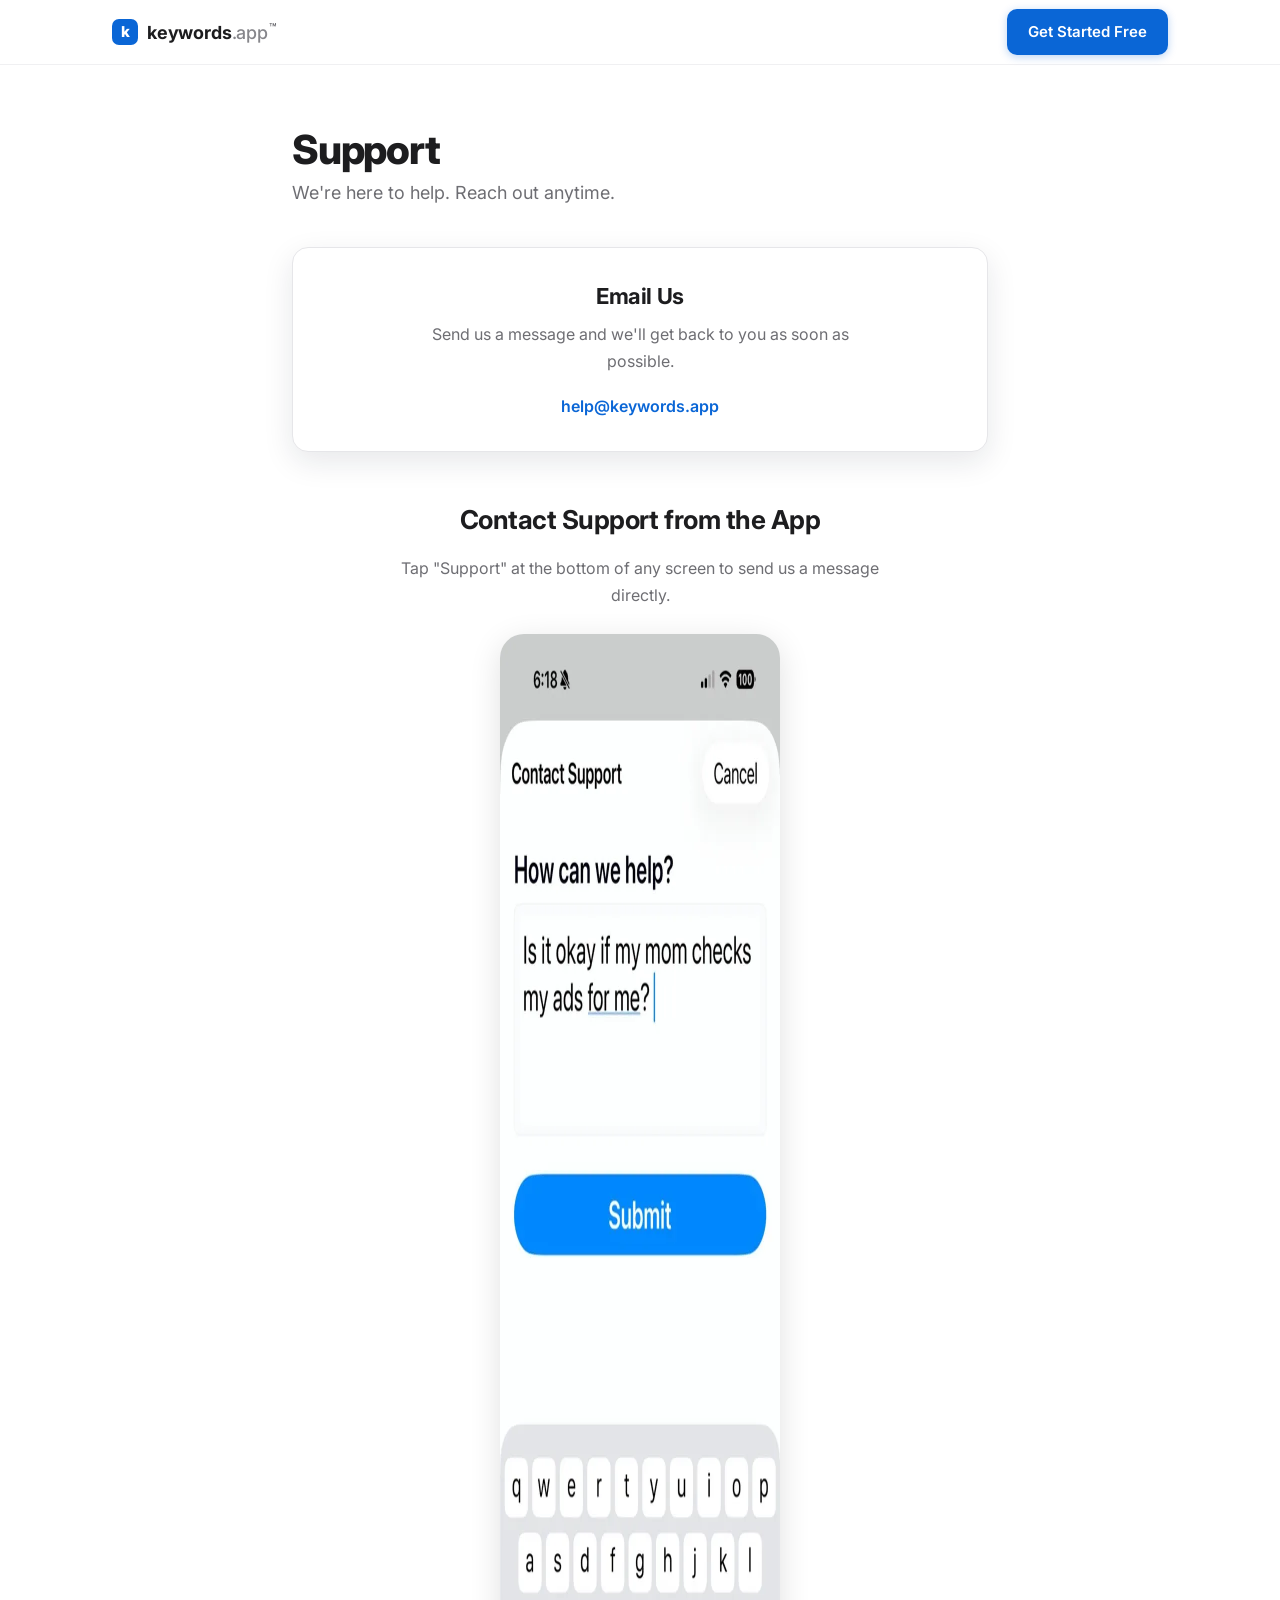
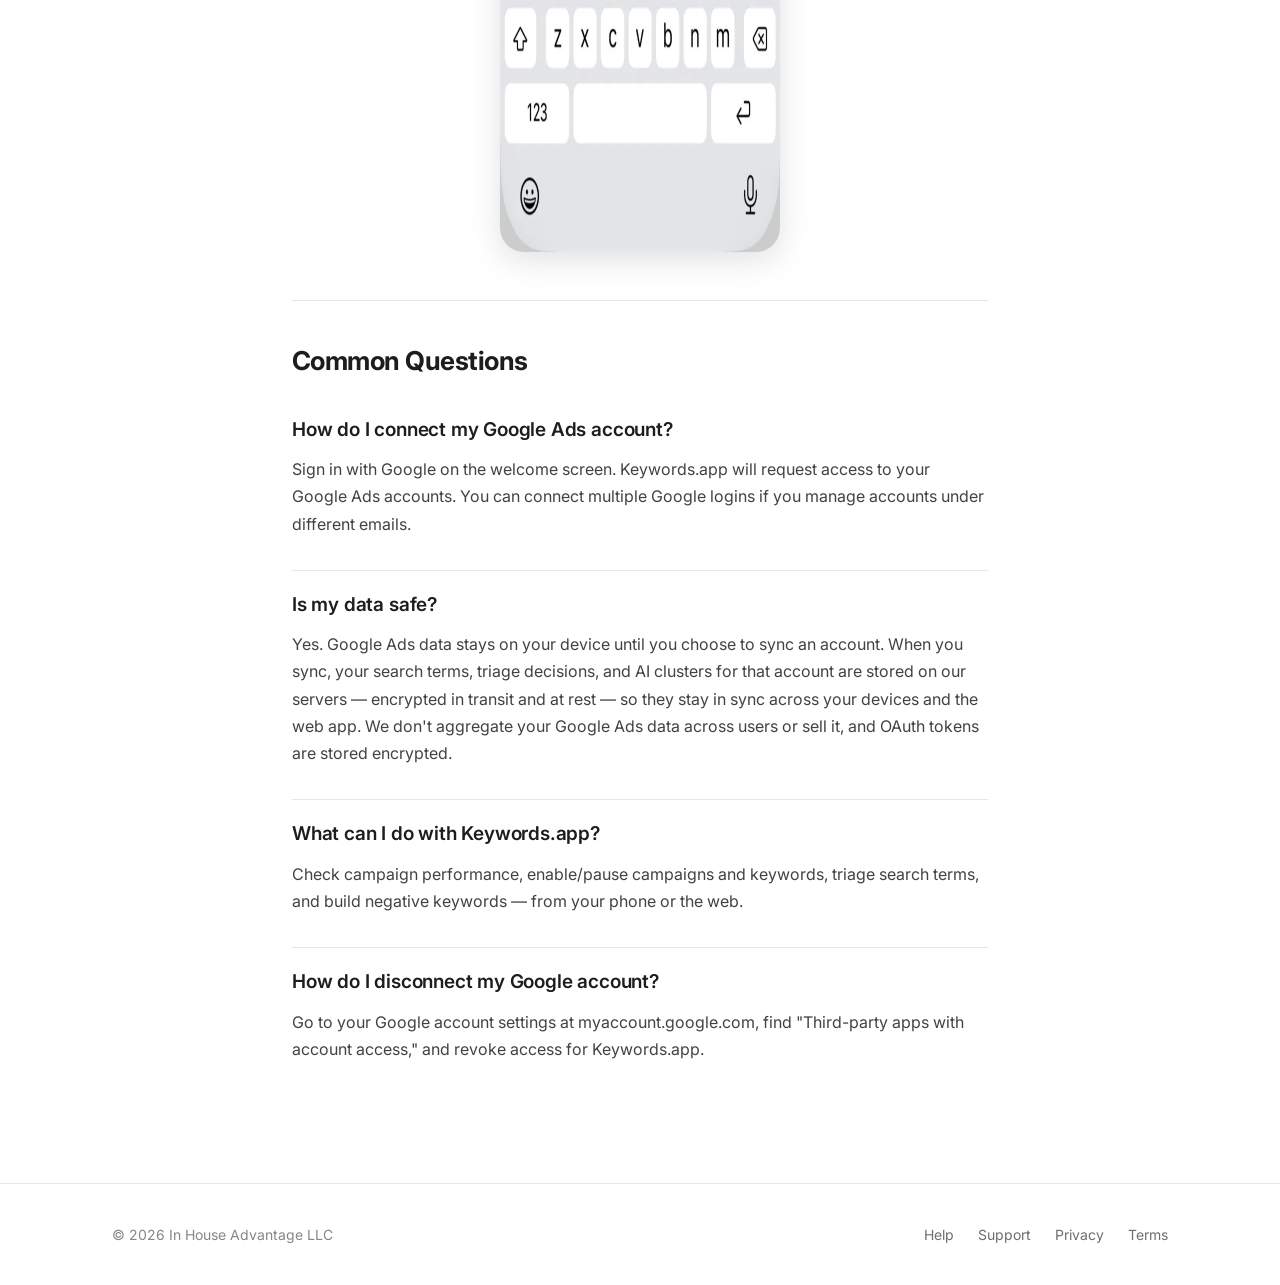
<file: support.html>
<!DOCTYPE html>
<html lang="en">
<head>
<!-- Google Tag Manager -->
<script>(function(w,d,s,l,i){w[l]=w[l]||[];w[l].push({'gtm.start':
new Date().getTime(),event:'gtm.js'});var f=d.getElementsByTagName(s)[0],
j=d.createElement(s),dl=l!='dataLayer'?'&l='+l:'';j.async=true;j.src=
'https://www.googletagmanager.com/gtm.js?id='+i+dl;f.parentNode.insertBefore(j,f);
})(window,document,'script','dataLayer','GTM-MMPGCHP8');</script>
<!-- End Google Tag Manager -->
  <meta charset="UTF-8">
  <meta name="viewport" content="width=device-width, initial-scale=1.0">
  <title>Support — Keywords.app</title>
  <link rel="preconnect" href="https://fonts.googleapis.com">
  <link rel="preconnect" href="https://fonts.gstatic.com" crossorigin>
  <link href="https://fonts.googleapis.com/css2?family=Inter:wght@400;500;600;700;800&display=swap" rel="stylesheet">
  <link rel="stylesheet" href="doc.css">
</head>
<body>
<!-- Google Tag Manager (noscript) -->
<noscript><iframe src="https://www.googletagmanager.com/ns.html?id=GTM-MMPGCHP8"
height="0" width="0" style="display:none;visibility:hidden"></iframe></noscript>
<!-- End Google Tag Manager (noscript) -->

  <header class="site-header">
    <div class="wrap nav">
      <a class="brand" href="/">
        <span class="mark">k</span>
        <span>keywords<span class="tld">.app</span><sup class="tm">™</sup></span>
      </a>
      <nav>
        <a class="btn btn-primary btn-sm" href="https://app.keywords.app/start/signup">Get Started Free</a>
      </nav>
    </div>
  </header>

  <main>
    <div class="container">
      <h1>Support</h1>
      <p class="intro">We're here to help. Reach out anytime.</p>
      
      <div class="contact-options">
        <div class="contact-card">
          <h2>Email Us</h2>
          <p>Send us a message and we'll get back to you as soon as possible.</p>
          <a href="mailto:help@keywords.app" class="btn">help@keywords.app</a>
        </div>
      </div>
      
      <div class="in-app-section">
        <h2>Contact Support from the App</h2>
        <p>Tap "Support" at the bottom of any screen to send us a message directly.</p>
        <img src="support-form.webp" alt="In-app support form" width="560" height="1218" loading="lazy">
      </div>
      
      <div class="faq">
        <h2>Common Questions</h2>
        
        <div class="faq-item">
          <h3>How do I connect my Google Ads account?</h3>
          <p>Sign in with Google on the welcome screen. Keywords.app will request access to your Google Ads accounts. You can connect multiple Google logins if you manage accounts under different emails.</p>
        </div>
        
        <div class="faq-item">
          <h3>Is my data safe?</h3>
          <p>Yes. Google Ads data stays on your device until you choose to sync an account. When you sync, your search terms, triage decisions, and AI clusters for that account are stored on our servers — encrypted in transit and at rest — so they stay in sync across your devices and the web app. We don't aggregate your Google Ads data across users or sell it, and OAuth tokens are stored encrypted.</p>
        </div>
        
        <div class="faq-item">
          <h3>What can I do with Keywords.app?</h3>
          <p>Check campaign performance, enable/pause campaigns and keywords, triage search terms, and build negative keywords — from your phone or the web.</p>
        </div>
        
        <div class="faq-item">
          <h3>How do I disconnect my Google account?</h3>
          <p>Go to your Google account settings at myaccount.google.com, find "Third-party apps with account access," and revoke access for Keywords.app.</p>
        </div>
      </div>
    </div>
  </main>

  <footer class="site-footer">
    <div class="wrap row">
      <span class="copy">&copy; 2026 In House Advantage LLC</span>
      <nav class="links">
        <a href="help.html">Help</a>
        <a href="support.html">Support</a>
        <a href="privacy.html">Privacy</a>
        <a href="terms.html">Terms</a>
      </nav>
    </div>
  </footer>

</body>
</html>
</file>
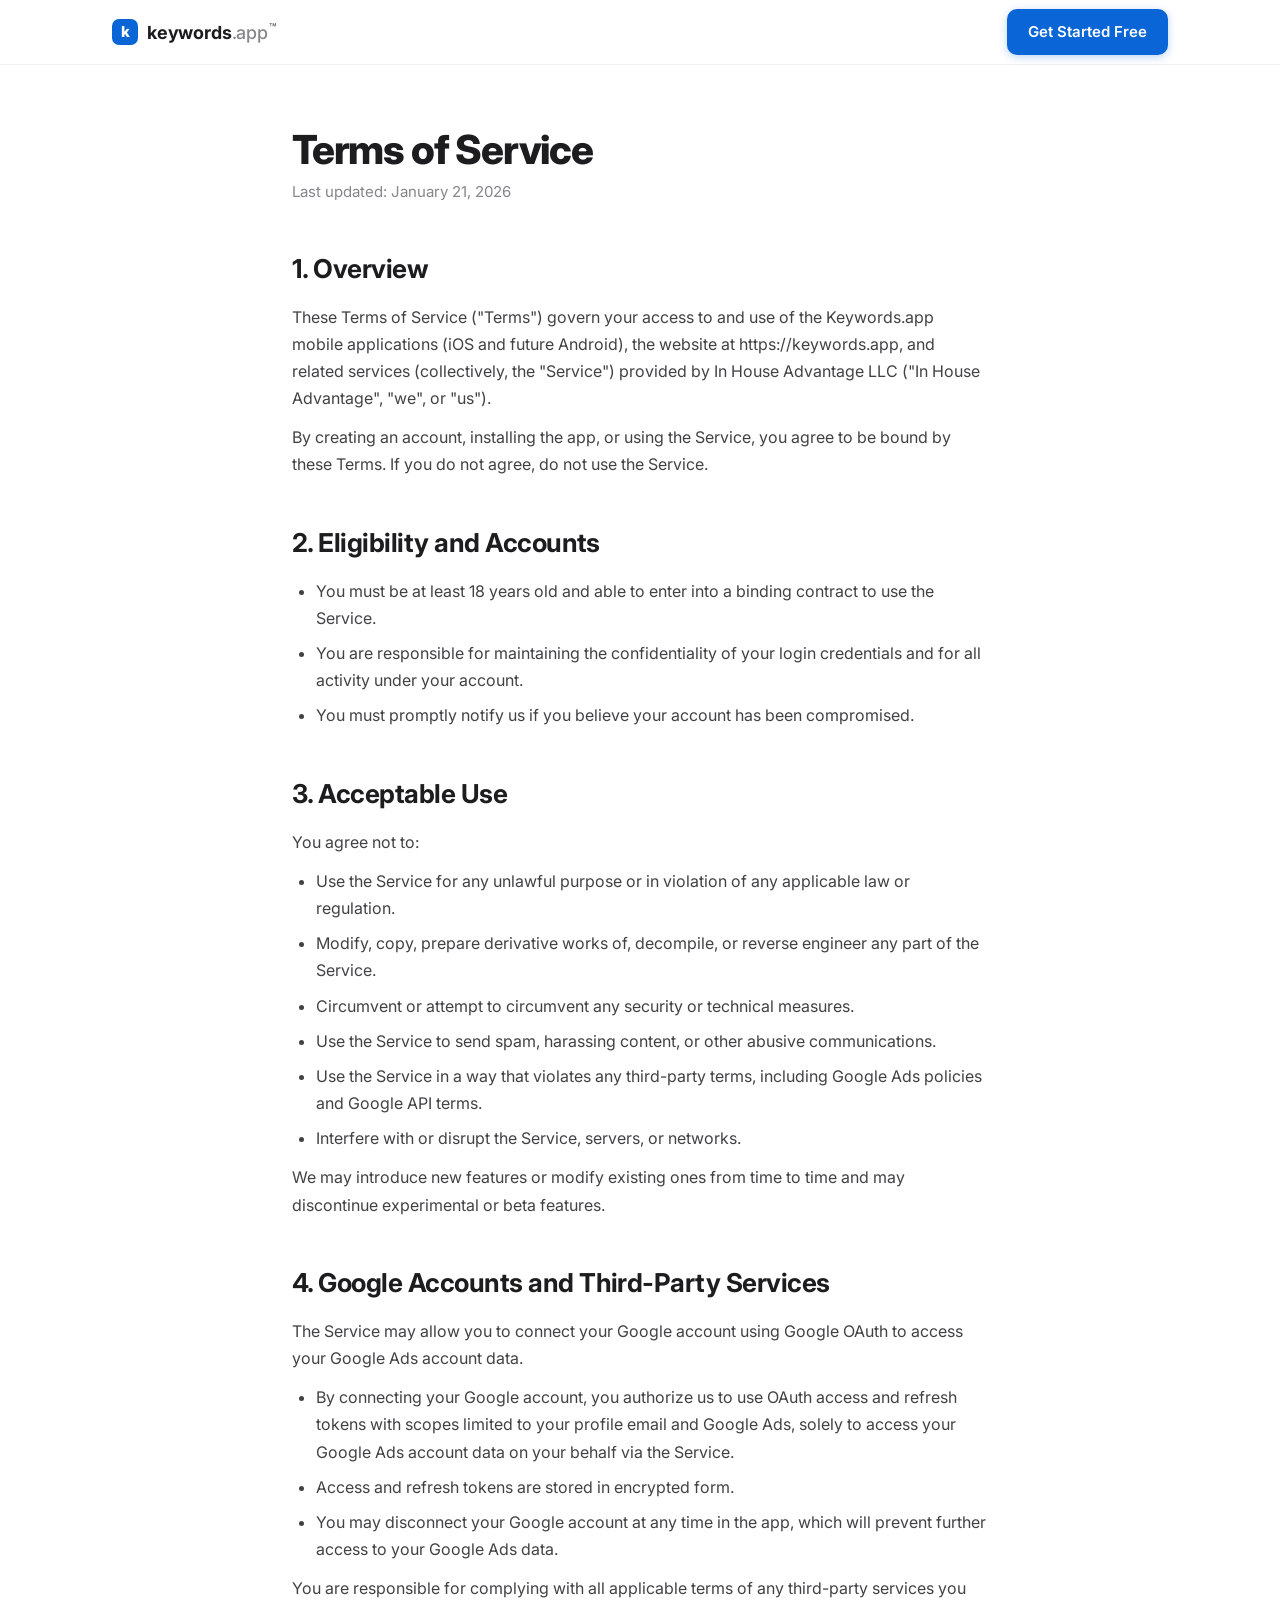
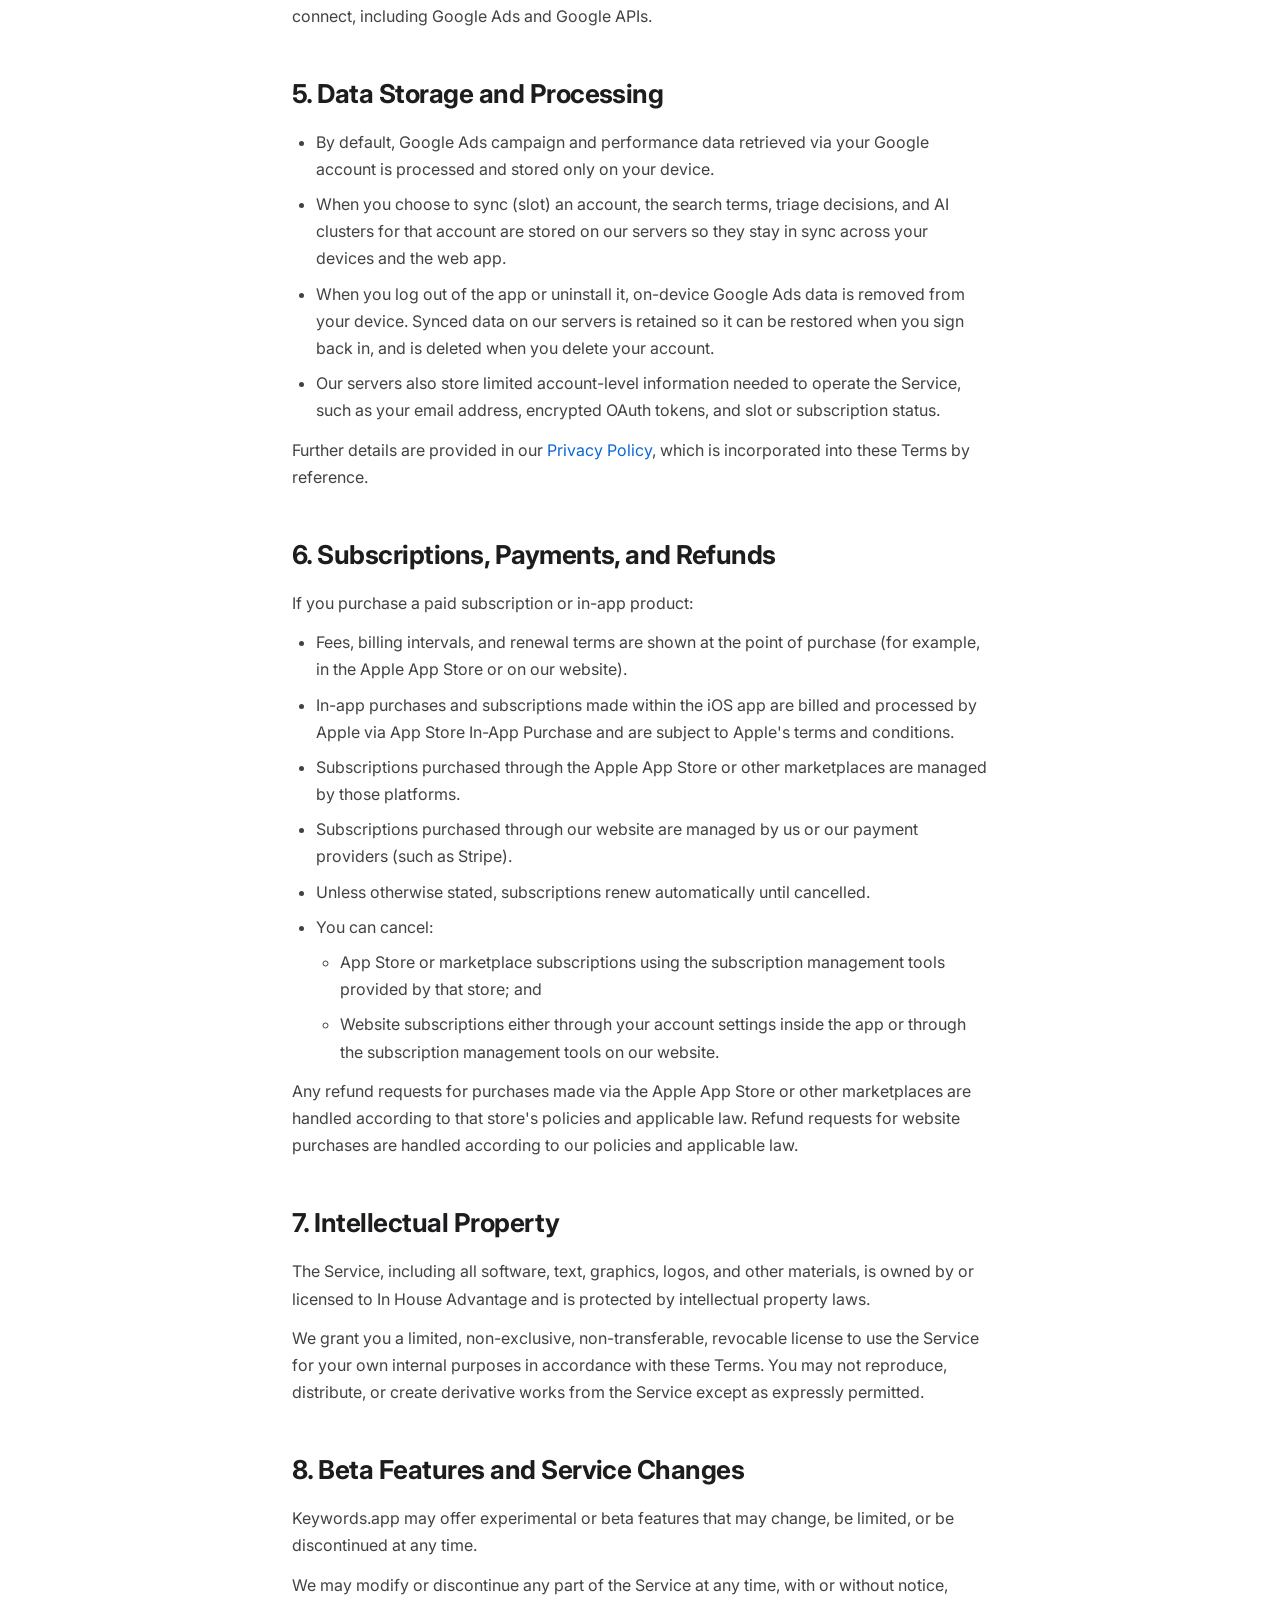
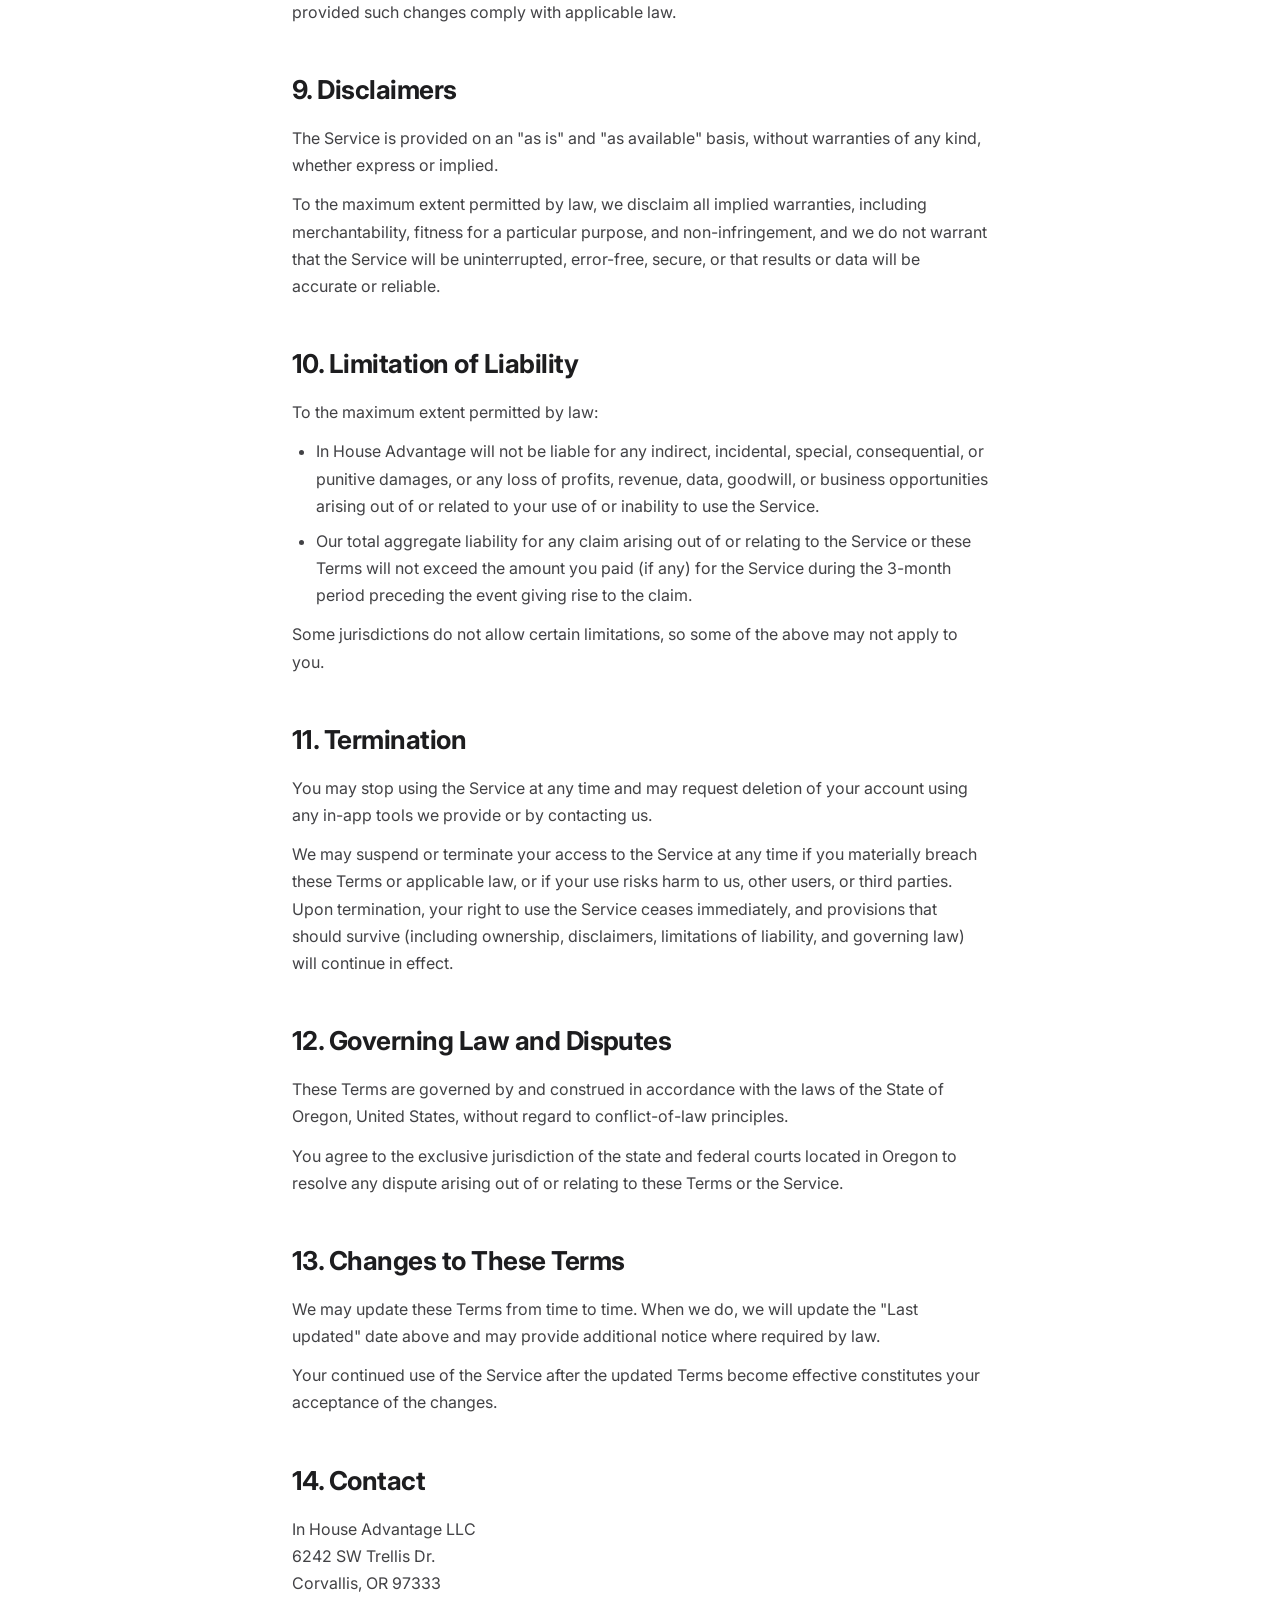
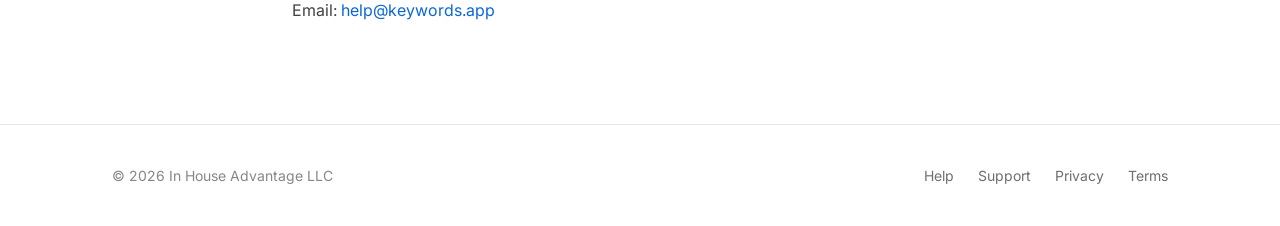
<file: terms.html>
<!DOCTYPE html>
<html lang="en">
<head>
<!-- Google Tag Manager -->
<script>(function(w,d,s,l,i){w[l]=w[l]||[];w[l].push({'gtm.start':
new Date().getTime(),event:'gtm.js'});var f=d.getElementsByTagName(s)[0],
j=d.createElement(s),dl=l!='dataLayer'?'&l='+l:'';j.async=true;j.src=
'https://www.googletagmanager.com/gtm.js?id='+i+dl;f.parentNode.insertBefore(j,f);
})(window,document,'script','dataLayer','GTM-MMPGCHP8');</script>
<!-- End Google Tag Manager -->
  <meta charset="UTF-8">
  <meta name="viewport" content="width=device-width, initial-scale=1.0">
  <title>Terms of Service — Keywords.app</title>
  <link rel="preconnect" href="https://fonts.googleapis.com">
  <link rel="preconnect" href="https://fonts.gstatic.com" crossorigin>
  <link href="https://fonts.googleapis.com/css2?family=Inter:wght@400;500;600;700;800&display=swap" rel="stylesheet">
  <link rel="stylesheet" href="doc.css">
</head>
<body>
<!-- Google Tag Manager (noscript) -->
<noscript><iframe src="https://www.googletagmanager.com/ns.html?id=GTM-MMPGCHP8"
height="0" width="0" style="display:none;visibility:hidden"></iframe></noscript>
<!-- End Google Tag Manager (noscript) -->

  <header class="site-header">
    <div class="wrap nav">
      <a class="brand" href="/">
        <span class="mark">k</span>
        <span>keywords<span class="tld">.app</span><sup class="tm">™</sup></span>
      </a>
      <nav>
        <a class="btn btn-primary btn-sm" href="https://app.keywords.app/start/signup">Get Started Free</a>
      </nav>
    </div>
  </header>

  <main>
    <div class="container">
      <h1>Terms of Service</h1>
      <p class="effective-date">Last updated: January 21, 2026</p>

      <h2>1. Overview</h2>
      <p>These Terms of Service ("Terms") govern your access to and use of the Keywords.app mobile applications (iOS and future Android), the website at https://keywords.app, and related services (collectively, the "Service") provided by In House Advantage LLC ("In House Advantage", "we", or "us").</p>
      <p>By creating an account, installing the app, or using the Service, you agree to be bound by these Terms. If you do not agree, do not use the Service.</p>

      <h2>2. Eligibility and Accounts</h2>
      <ul>
        <li>You must be at least 18 years old and able to enter into a binding contract to use the Service.</li>
        <li>You are responsible for maintaining the confidentiality of your login credentials and for all activity under your account.</li>
        <li>You must promptly notify us if you believe your account has been compromised.</li>
      </ul>

      <h2>3. Acceptable Use</h2>
      <p>You agree not to:</p>
      <ul>
        <li>Use the Service for any unlawful purpose or in violation of any applicable law or regulation.</li>
        <li>Modify, copy, prepare derivative works of, decompile, or reverse engineer any part of the Service.</li>
        <li>Circumvent or attempt to circumvent any security or technical measures.</li>
        <li>Use the Service to send spam, harassing content, or other abusive communications.</li>
        <li>Use the Service in a way that violates any third-party terms, including Google Ads policies and Google API terms.</li>
        <li>Interfere with or disrupt the Service, servers, or networks.</li>
      </ul>
      <p>We may introduce new features or modify existing ones from time to time and may discontinue experimental or beta features.</p>

      <h2>4. Google Accounts and Third-Party Services</h2>
      <p>The Service may allow you to connect your Google account using Google OAuth to access your Google Ads account data.</p>
      <ul>
        <li>By connecting your Google account, you authorize us to use OAuth access and refresh tokens with scopes limited to your profile email and Google Ads, solely to access your Google Ads account data on your behalf via the Service.</li>
        <li>Access and refresh tokens are stored in encrypted form.</li>
        <li>You may disconnect your Google account at any time in the app, which will prevent further access to your Google Ads data.</li>
      </ul>
      <p>You are responsible for complying with all applicable terms of any third-party services you connect, including Google Ads and Google APIs.</p>

      <h2>5. Data Storage and Processing</h2>
      <ul>
        <li>By default, Google Ads campaign and performance data retrieved via your Google account is processed and stored only on your device.</li>
        <li>When you choose to sync (slot) an account, the search terms, triage decisions, and AI clusters for that account are stored on our servers so they stay in sync across your devices and the web app.</li>
        <li>When you log out of the app or uninstall it, on-device Google Ads data is removed from your device. Synced data on our servers is retained so it can be restored when you sign back in, and is deleted when you delete your account.</li>
        <li>Our servers also store limited account-level information needed to operate the Service, such as your email address, encrypted OAuth tokens, and slot or subscription status.</li>
      </ul>
      <p>Further details are provided in our <a href="privacy.html">Privacy Policy</a>, which is incorporated into these Terms by reference.</p>

      <h2>6. Subscriptions, Payments, and Refunds</h2>
      <p>If you purchase a paid subscription or in-app product:</p>
      <ul>
        <li>Fees, billing intervals, and renewal terms are shown at the point of purchase (for example, in the Apple App Store or on our website).</li>
        <li>In-app purchases and subscriptions made within the iOS app are billed and processed by Apple via App Store In-App Purchase and are subject to Apple's terms and conditions.</li>
        <li>Subscriptions purchased through the Apple App Store or other marketplaces are managed by those platforms.</li>
        <li>Subscriptions purchased through our website are managed by us or our payment providers (such as Stripe).</li>
        <li>Unless otherwise stated, subscriptions renew automatically until cancelled.</li>
        <li>You can cancel:
          <ul>
            <li>App Store or marketplace subscriptions using the subscription management tools provided by that store; and</li>
            <li>Website subscriptions either through your account settings inside the app or through the subscription management tools on our website.</li>
          </ul>
        </li>
      </ul>
      <p>Any refund requests for purchases made via the Apple App Store or other marketplaces are handled according to that store's policies and applicable law. Refund requests for website purchases are handled according to our policies and applicable law.</p>

      <h2>7. Intellectual Property</h2>
      <p>The Service, including all software, text, graphics, logos, and other materials, is owned by or licensed to In House Advantage and is protected by intellectual property laws.</p>
      <p>We grant you a limited, non-exclusive, non-transferable, revocable license to use the Service for your own internal purposes in accordance with these Terms. You may not reproduce, distribute, or create derivative works from the Service except as expressly permitted.</p>

      <h2>8. Beta Features and Service Changes</h2>
      <p>Keywords.app may offer experimental or beta features that may change, be limited, or be discontinued at any time.</p>
      <p>We may modify or discontinue any part of the Service at any time, with or without notice, provided such changes comply with applicable law.</p>

      <h2>9. Disclaimers</h2>
      <p>The Service is provided on an "as is" and "as available" basis, without warranties of any kind, whether express or implied.</p>
      <p>To the maximum extent permitted by law, we disclaim all implied warranties, including merchantability, fitness for a particular purpose, and non-infringement, and we do not warrant that the Service will be uninterrupted, error-free, secure, or that results or data will be accurate or reliable.</p>

      <h2>10. Limitation of Liability</h2>
      <p>To the maximum extent permitted by law:</p>
      <ul>
        <li>In House Advantage will not be liable for any indirect, incidental, special, consequential, or punitive damages, or any loss of profits, revenue, data, goodwill, or business opportunities arising out of or related to your use of or inability to use the Service.</li>
        <li>Our total aggregate liability for any claim arising out of or relating to the Service or these Terms will not exceed the amount you paid (if any) for the Service during the 3-month period preceding the event giving rise to the claim.</li>
      </ul>
      <p>Some jurisdictions do not allow certain limitations, so some of the above may not apply to you.</p>

      <h2>11. Termination</h2>
      <p>You may stop using the Service at any time and may request deletion of your account using any in-app tools we provide or by contacting us.</p>
      <p>We may suspend or terminate your access to the Service at any time if you materially breach these Terms or applicable law, or if your use risks harm to us, other users, or third parties. Upon termination, your right to use the Service ceases immediately, and provisions that should survive (including ownership, disclaimers, limitations of liability, and governing law) will continue in effect.</p>

      <h2>12. Governing Law and Disputes</h2>
      <p>These Terms are governed by and construed in accordance with the laws of the State of Oregon, United States, without regard to conflict-of-law principles.</p>
      <p>You agree to the exclusive jurisdiction of the state and federal courts located in Oregon to resolve any dispute arising out of or relating to these Terms or the Service.</p>

      <h2>13. Changes to These Terms</h2>
      <p>We may update these Terms from time to time. When we do, we will update the "Last updated" date above and may provide additional notice where required by law.</p>
      <p>Your continued use of the Service after the updated Terms become effective constitutes your acceptance of the changes.</p>

      <h2>14. Contact</h2>
      <p>In House Advantage LLC<br>
      6242 SW Trellis Dr.<br>
      Corvallis, OR 97333<br>
      Email: <a href="mailto:help@keywords.app">help@keywords.app</a></p>
    </div>
  </main>

  <footer class="site-footer">
    <div class="wrap row">
      <span class="copy">&copy; 2026 In House Advantage LLC</span>
      <nav class="links">
        <a href="help.html">Help</a>
        <a href="support.html">Support</a>
        <a href="privacy.html">Privacy</a>
        <a href="terms.html">Terms</a>
      </nav>
    </div>
  </footer>

</body>
</html>
</file>
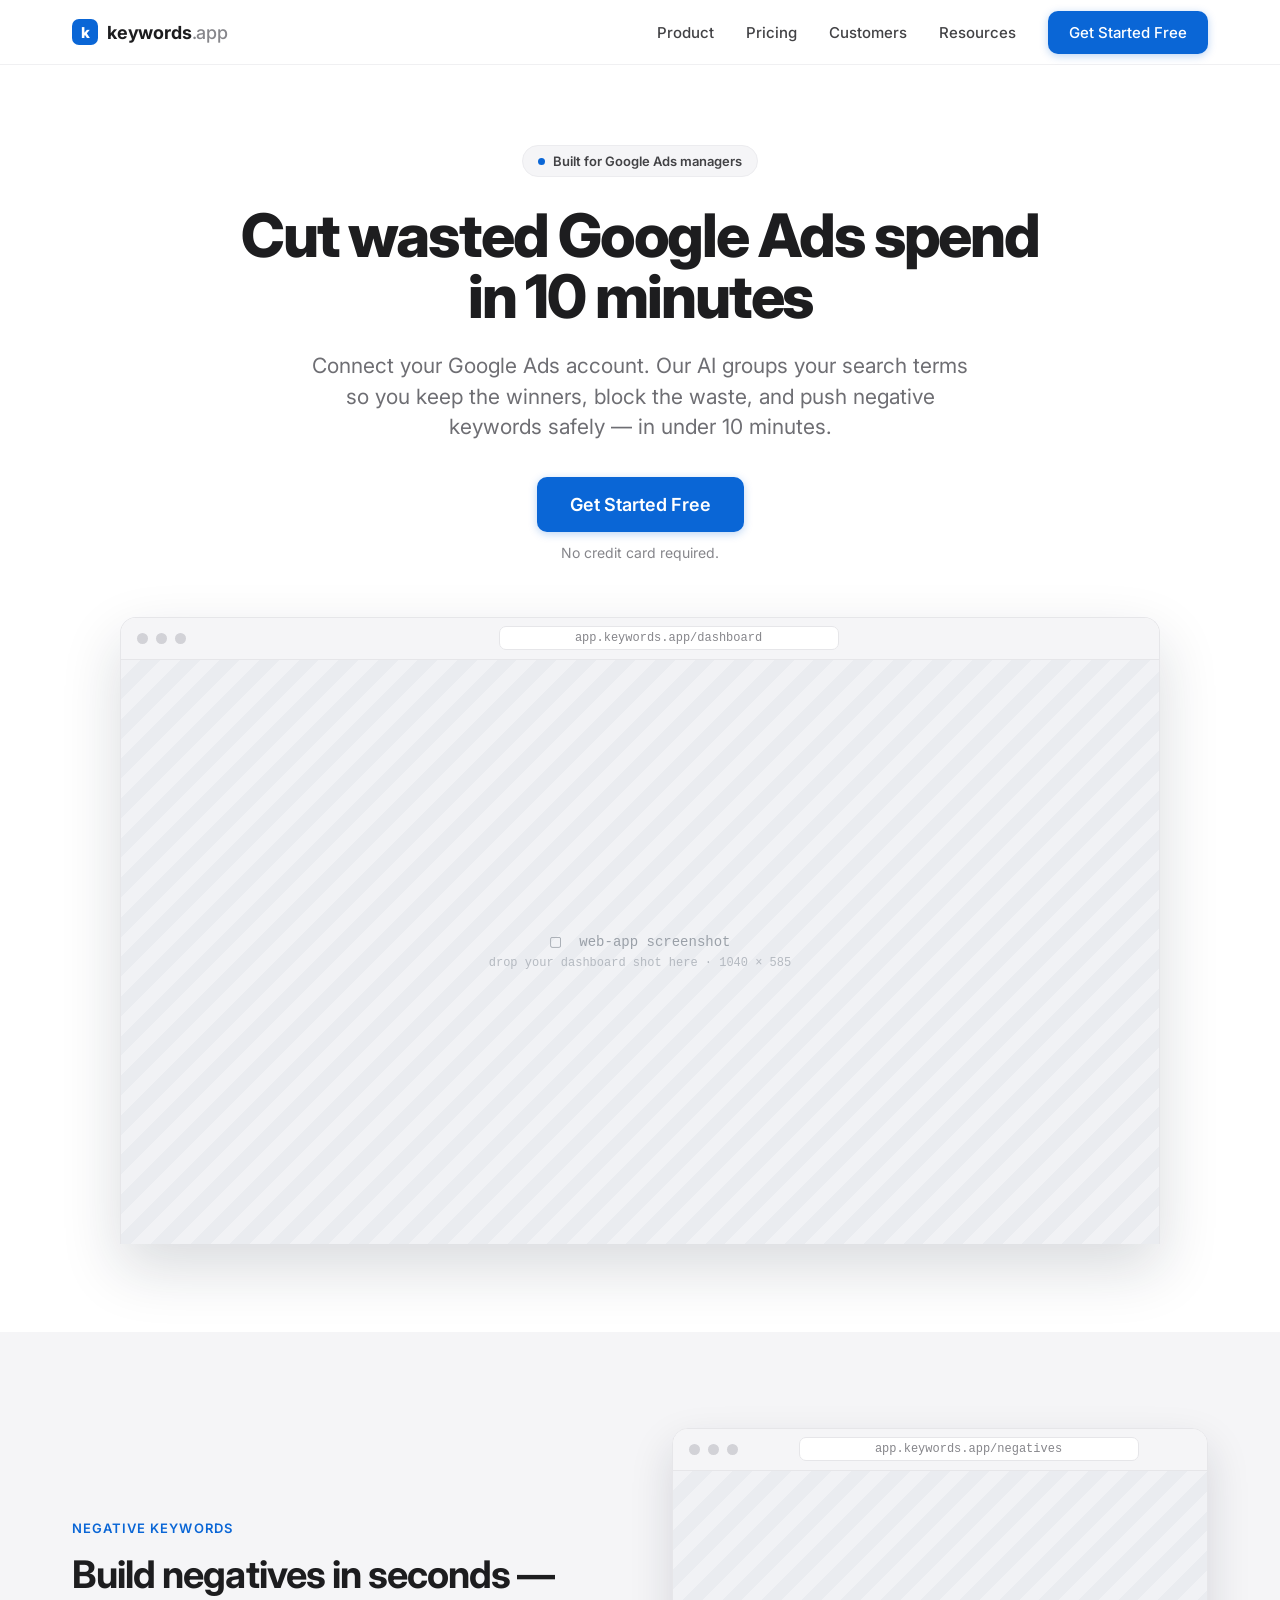
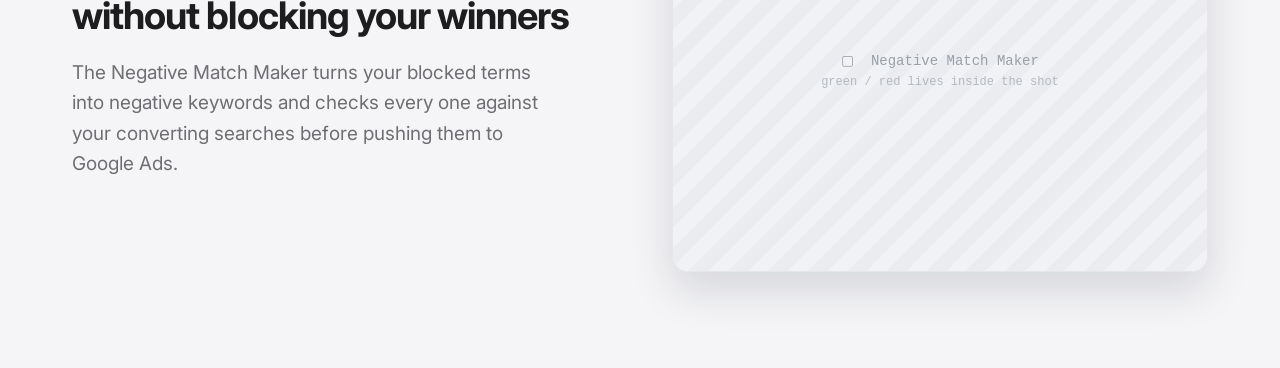
<file: docs/marketing-home-draft-2026-06-26.html>
<!DOCTYPE html>
<html lang="en">
<head>
<meta charset="utf-8">
<meta name="viewport" content="width=device-width, initial-scale=1">
<title>keywords.app — Cut wasted Google Ads spend in 10 minutes</title>
<meta name="description" content="Connect your Google Ads account. Our AI groups your search terms so you keep the winners, block the waste, and push negative keywords safely — in under 10 minutes.">
<link rel="preconnect" href="https://fonts.googleapis.com">
<link rel="preconnect" href="https://fonts.gstatic.com" crossorigin>
<link href="https://fonts.googleapis.com/css2?family=Inter:wght@400;500;600;700;800&display=swap" rel="stylesheet">
<style>
  :root{
    --accent:#0A66D6;
    --accent-dark:#0950AE;
    --ink:#1d1d1f;
    --body:#424245;
    --muted:#6e6e73;
    --soft:#86868b;
    --gray:#f5f5f7;
    --hairline:#e6e6e9;
    --tint:#e8f0fb;
    --radius:10px;
    --radius-lg:16px;
    --shadow:0 10px 30px rgba(20,30,50,.10);
    --shadow-frame:0 24px 60px rgba(20,30,50,.16);
  }

  *{box-sizing:border-box;}
  html{scroll-behavior:smooth;}
  body{
    margin:0;
    font-family:'Inter',-apple-system,BlinkMacSystemFont,'Segoe UI',sans-serif;
    color:var(--ink);
    background:#fff;
    -webkit-font-smoothing:antialiased;
    text-rendering:optimizeLegibility;
  }
  a{color:inherit;text-decoration:none;}
  h1,h2,p{margin:0;}
  img{display:block;max-width:100%;}

  .wrap{max-width:1200px;margin:0 auto;padding:0 32px;}

  /* ---------- Buttons ---------- */
  .btn{
    display:inline-flex;align-items:center;justify-content:center;
    font:inherit;font-weight:600;cursor:pointer;
    border-radius:var(--radius);border:1px solid transparent;
    white-space:nowrap;
    transition:background .15s ease,border-color .15s ease,transform .15s ease,box-shadow .15s ease;
  }
  .btn-primary{
    background:var(--accent);color:#fff;
    box-shadow:0 2px 8px rgba(10,102,214,.28);
  }
  .btn-primary:hover{background:var(--accent-dark);transform:translateY(-1px);}
  .btn-secondary{
    background:#fff;color:var(--accent);border-color:var(--hairline);
  }
  .btn-secondary:hover{border-color:var(--accent);background:#f7faff;}
  .btn-sm{font-size:15px;padding:11px 20px;}
  .btn-md{font-size:17px;padding:14px 26px;}
  .btn-lg{font-size:18px;padding:16px 32px;}

  /* ---------- Header ---------- */
  .site-header{
    position:sticky;top:0;z-index:50;
    background:rgba(255,255,255,.85);
    backdrop-filter:saturate(180%) blur(20px);
    -webkit-backdrop-filter:saturate(180%) blur(20px);
    border-bottom:1px solid #f0f0f2;
  }
  .nav{display:flex;align-items:center;justify-content:space-between;height:64px;}
  .brand{display:flex;align-items:center;gap:9px;font-size:18px;font-weight:700;letter-spacing:-.01em;}
  .brand .mark{
    width:26px;height:26px;border-radius:7px;background:var(--accent);
    display:flex;align-items:center;justify-content:center;color:#fff;font-weight:800;font-size:15px;
  }
  .brand .tld{color:var(--soft);font-weight:500;}
  .nav-links{display:flex;align-items:center;gap:32px;}
  .nav-links a{font-size:15px;font-weight:500;color:var(--body);}
  .nav-links a:hover{color:var(--ink);}
  .nav-links a.btn-primary{color:#fff;}
  .nav-links a.btn-primary:hover{color:#fff;}

  /* ---------- Hero ---------- */
  .hero{text-align:center;padding:80px 0 0;}
  .eyebrow{
    display:inline-flex;align-items:center;gap:8px;
    background:var(--gray);border:1px solid #ececef;border-radius:980px;
    padding:7px 15px;font-size:13px;font-weight:600;color:var(--body);
  }
  .eyebrow .dot{width:7px;height:7px;border-radius:50%;background:var(--accent);}
  .hero h1{
    font-size:60px;line-height:1.02;font-weight:800;letter-spacing:-.035em;
    max-width:820px;margin:28px auto 0;
  }
  .hero .sub{
    font-size:21px;line-height:1.45;color:var(--muted);
    max-width:660px;margin:24px auto 0;
  }
  .hero .cta{display:flex;flex-direction:column;align-items:center;gap:12px;margin-top:34px;}
  .hero .note{font-size:14px;color:var(--soft);}
  .hero-shot{max-width:1040px;margin:56px auto 0;}

  /* ---------- Browser frame ---------- */
  .browser{
    border-radius:var(--radius-lg);overflow:hidden;background:#fff;
    border:1px solid var(--hairline);box-shadow:var(--shadow-frame);
  }
  .browser.flush-bottom{border-radius:var(--radius-lg) var(--radius-lg) 0 0;border-bottom:none;}
  .browser .bar{
    height:42px;display:flex;align-items:center;gap:8px;padding:0 16px;
    background:var(--gray);border-bottom:1px solid var(--hairline);
  }
  .browser .dot{width:11px;height:11px;border-radius:50%;background:#d2d2d7;}
  .browser .url{
    flex:1;max-width:340px;margin:0 auto;height:24px;border-radius:7px;
    background:#fff;border:1px solid var(--hairline);
    display:flex;align-items:center;justify-content:center;
    font-size:12px;color:var(--soft);font-family:ui-monospace,'SF Mono',monospace;
  }
  /* placeholder fill — replace .shot's contents with a real <img> */
  .shot{
    background:repeating-linear-gradient(135deg,#f1f2f5 0 14px,#eaecf0 14px 28px);
    display:flex;flex-direction:column;align-items:center;justify-content:center;gap:6px;
  }
  .shot.r16x9{aspect-ratio:16/9;}
  .shot.r4x3{aspect-ratio:4/3;}
  .shot .ph{font-family:ui-monospace,'SF Mono',monospace;font-size:14px;color:#9aa0a8;}
  .shot .ph-sub{font-family:ui-monospace,'SF Mono',monospace;font-size:12px;color:#b4b9c0;}

  /* ---------- Feature ---------- */
  .feature{background:var(--gray);padding:96px 0;margin-top:88px;}
  .feature .grid{display:grid;grid-template-columns:1fr 1fr;gap:64px;align-items:center;}
  .label{
    font-size:13px;font-weight:600;letter-spacing:.08em;text-transform:uppercase;
    color:var(--accent);margin-bottom:18px;
  }
  .feature h2{font-size:38px;line-height:1.08;font-weight:700;letter-spacing:-.025em;}
  .feature p{font-size:19px;line-height:1.6;color:var(--muted);margin-top:22px;max-width:480px;}
  .feature .browser{box-shadow:0 18px 44px rgba(20,30,50,.14);}

  /* ---------- Responsive ---------- */
  @media (max-width:880px){
    .nav-links a{display:none;}
    .hero{padding-top:56px;}
    .hero h1{font-size:40px;}
    .hero .sub{font-size:18px;}
    .feature{padding:64px 0;}
    .feature .grid{grid-template-columns:1fr;gap:36px;}
    .feature h2{font-size:30px;}
  }
</style>
</head>
<body>

  <header class="site-header">
    <div class="wrap nav">
      <a class="brand" href="#">
        <span class="mark">k</span>
        <span>keywords<span class="tld">.app</span></span>
      </a>
      <nav class="nav-links">
        <a href="#">Product</a>
        <a href="#">Pricing</a>
        <a href="#">Customers</a>
        <a href="#">Resources</a>
        <a class="btn btn-primary btn-sm" href="#">Get Started Free</a>
      </nav>
    </div>
  </header>

  <main>

    <!-- ===== Hero ===== -->
    <section class="hero">
      <div class="wrap">
        <span class="eyebrow"><span class="dot"></span>Built for Google Ads managers</span>
        <h1>Cut wasted Google Ads spend in 10&nbsp;minutes</h1>
        <p class="sub">Connect your Google Ads account. Our AI groups your search terms so you keep the winners, block the waste, and push negative keywords safely — in under 10&nbsp;minutes.</p>
        <div class="cta">
          <a class="btn btn-primary btn-lg" href="#">Get Started Free</a>
          <span class="note">No credit card required.</span>
        </div>

        <div class="hero-shot">
          <div class="browser flush-bottom">
            <div class="bar">
              <span class="dot"></span><span class="dot"></span><span class="dot"></span>
              <span class="url">app.keywords.app/dashboard</span>
            </div>
            <!-- Replace this .shot div with: <img src="..." alt="keywords.app dashboard"> -->
            <div class="shot r16x9">
              <span class="ph">▢&nbsp;&nbsp;web-app screenshot</span>
              <span class="ph-sub">drop your dashboard shot here · 1040 × 585</span>
            </div>
          </div>
        </div>
      </div>
    </section>

    <!-- ===== Feature: Negative keywords ===== -->
    <section class="feature">
      <div class="wrap grid">
        <div>
          <div class="label">Negative keywords</div>
          <h2>Build negatives in seconds — without blocking your winners</h2>
          <p>The Negative Match Maker turns your blocked terms into negative keywords and checks every one against your converting searches before pushing them to Google Ads.</p>
        </div>
        <div class="browser">
          <div class="bar">
            <span class="dot"></span><span class="dot"></span><span class="dot"></span>
            <span class="url">app.keywords.app/negatives</span>
          </div>
          <!-- Replace this .shot div with: <img src="..." alt="Negative Match Maker"> -->
          <div class="shot r4x3">
            <span class="ph">▢&nbsp;&nbsp;Negative Match Maker</span>
            <span class="ph-sub">green / red lives inside the shot</span>
          </div>
        </div>
      </div>
    </section>

  </main>

</body>
</html>
</file>
<file: doc.css>
/* doc.css — shared styling for keywords.app content pages
   (help / support / privacy / terms). Mirrors the web-first home tokens.
   The home (index.html) keeps its own inline styles; this file keeps the
   secondary pages consistent with it. */

:root{
  --accent:#0A66D6;
  --accent-dark:#0950AE;
  --ink:#1d1d1f;
  --body:#424245;
  --muted:#6e6e73;
  --soft:#86868b;
  --gray:#f5f5f7;
  --hairline:#e6e6e9;
  --tint:#e8f0fb;
  --radius:10px;
  --radius-lg:16px;
  --shadow:0 10px 30px rgba(20,30,50,.10);
}

*{box-sizing:border-box;}
html{scroll-behavior:smooth;}
body{
  margin:0;
  font-family:'Inter',-apple-system,BlinkMacSystemFont,'Segoe UI',sans-serif;
  color:var(--ink);
  background:#fff;
  line-height:1.5;
  -webkit-font-smoothing:antialiased;
  text-rendering:optimizeLegibility;
}
a{color:var(--accent);text-decoration:none;}
a:hover{text-decoration:underline;}
img{display:block;max-width:100%;}

.wrap{max-width:1120px;margin:0 auto;padding:0 32px;}

/* ---------- Buttons ---------- */
.btn{
  display:inline-flex;align-items:center;justify-content:center;
  font:inherit;font-weight:600;cursor:pointer;
  border-radius:var(--radius);border:1px solid transparent;white-space:nowrap;
  transition:background .15s ease,border-color .15s ease,transform .15s ease,box-shadow .15s ease;
}
.btn:hover{text-decoration:none;}
.btn-primary{background:var(--accent);color:#fff;box-shadow:0 2px 8px rgba(10,102,214,.28);}
.btn-primary:hover{background:var(--accent-dark);transform:translateY(-1px);color:#fff;}
.btn-sm{font-size:15px;padding:11px 20px;}
.btn-md{font-size:17px;padding:14px 26px;}

/* ---------- Header ---------- */
.site-header{
  position:sticky;top:0;z-index:50;
  background:rgba(255,255,255,.85);
  backdrop-filter:saturate(180%) blur(20px);
  -webkit-backdrop-filter:saturate(180%) blur(20px);
  border-bottom:1px solid #f0f0f2;
}
.site-header .nav{display:flex;align-items:center;justify-content:space-between;height:64px;}
.brand{display:flex;align-items:center;gap:9px;font-size:18px;font-weight:700;letter-spacing:-.01em;color:var(--ink);}
.brand:hover{text-decoration:none;}
.brand .mark{
  width:26px;height:26px;border-radius:7px;background:var(--accent);
  display:flex;align-items:center;justify-content:center;color:#fff;font-weight:800;font-size:15px;
}
.brand .tld{color:var(--soft);font-weight:500;}
.brand .tm{font-size:12px;font-weight:600;color:var(--muted);vertical-align:super;line-height:0;margin-left:1px;}

/* ---------- Document body ---------- */
main{padding:64px 0;background:#fff;}
main .container{max-width:760px;margin:0 auto;padding:0 32px;}

h1{font-size:40px;font-weight:800;letter-spacing:-.03em;margin:0 0 8px;line-height:1.05;}
h2{font-size:26px;font-weight:700;letter-spacing:-.02em;margin:44px 0 16px;}
h3{font-size:19px;font-weight:600;letter-spacing:-.01em;margin:28px 0 12px;}
h4{font-size:17px;font-weight:600;margin:24px 0 8px;}
p{font-size:16px;line-height:1.7;color:var(--body);margin:0 0 12px;}
ul,ol{font-size:16px;line-height:1.7;color:var(--body);margin:0 0 12px;padding-left:24px;}
ul ul{margin-top:8px;}
li{margin-bottom:8px;}
strong{color:var(--ink);}
code{
  font-family:ui-monospace,'SF Mono',monospace;font-size:.92em;
  background:var(--gray);border:1px solid var(--hairline);border-radius:6px;padding:1px 6px;
}

.subtitle,.intro{font-size:18px;color:var(--muted);line-height:1.55;margin-bottom:40px;}
.effective-date{font-size:15px;color:var(--soft);margin-bottom:44px;}

/* Section dividers used by the help page's top-level h2s */
.divider-h2 h2{border-top:1px solid var(--hairline);padding-top:24px;}
.divider-h2 h2:first-of-type{border-top:none;padding-top:0;}

/* ---------- Tables ---------- */
table{width:100%;border-collapse:collapse;margin-bottom:16px;font-size:15px;}
th,td{text-align:left;padding:11px 12px;border-bottom:1px solid var(--hairline);vertical-align:top;}
th{font-weight:600;background:var(--gray);color:var(--ink);}

/* ---------- Badges (product-semantic colors kept) ---------- */
.badge{display:inline-block;padding:2px 9px;border-radius:980px;font-size:13px;font-weight:600;}
.badge-green{background:#e3f4e8;color:#1d7a3a;}
.badge-orange{background:#fff3cd;color:#8a6100;}
.badge-purple{background:#efe2fb;color:#6f42c1;}
.badge-grey{background:#eceef1;color:#495057;}

/* ---------- TOC (help) ---------- */
.toc{background:var(--gray);border:1px solid var(--hairline);border-radius:var(--radius-lg);padding:24px 28px;margin-bottom:40px;}
.toc h3{margin-top:0;margin-bottom:12px;}
.toc ol{margin-bottom:0;}
.toc li{margin-bottom:4px;}

/* ---------- FAQ ---------- */
.faq-q{font-weight:600;color:var(--ink);margin-top:20px;margin-bottom:4px;}
.faq-a{margin-bottom:16px;}
.faq{border-top:1px solid var(--hairline);padding-top:40px;margin-top:8px;}
.faq h2{border-top:none;padding-top:0;margin-top:0;}
.faq-item{border-bottom:1px solid var(--hairline);padding:20px 0;}
.faq-item:last-child{border-bottom:none;}
.faq-item h3{margin-top:0;}

/* ---------- Support page components ---------- */
.contact-options{display:grid;gap:24px;margin-bottom:48px;}
.contact-card{
  background:#fff;border:1px solid var(--hairline);border-radius:var(--radius-lg);
  box-shadow:var(--shadow);padding:32px 28px;text-align:center;
}
.contact-card h2{margin:0 0 8px;font-size:22px;border-top:none;padding-top:0;}
.contact-card p{margin:0 auto 18px;max-width:420px;color:var(--muted);}
.in-app-section{text-align:center;margin-bottom:48px;}
.in-app-section h2{border-top:none;padding-top:0;}
.in-app-section p{color:var(--muted);max-width:480px;margin:0 auto 24px;}
.in-app-section img{max-width:280px;margin:0 auto;border-radius:24px;box-shadow:0 8px 32px rgba(0,0,0,.12);}

/* ---------- Footer ---------- */
.site-footer{padding:40px 0;border-top:1px solid var(--hairline);background:#fff;margin-top:24px;}
.site-footer .row{display:flex;align-items:center;justify-content:space-between;gap:20px;flex-wrap:wrap;}
.site-footer .copy{font-size:14px;color:var(--soft);}
.site-footer .links{display:flex;gap:24px;flex-wrap:wrap;}
.site-footer .links a{font-size:14px;color:var(--muted);}
.site-footer .links a:hover{color:var(--ink);text-decoration:none;}

/* ---------- Responsive ---------- */
@media (max-width:600px){
  main{padding:48px 0;}
  main .container,.wrap{padding:0 22px;}
  h1{font-size:32px;}
  h2{font-size:23px;}
  .in-app-section img{max-width:220px;}
}
</file>
